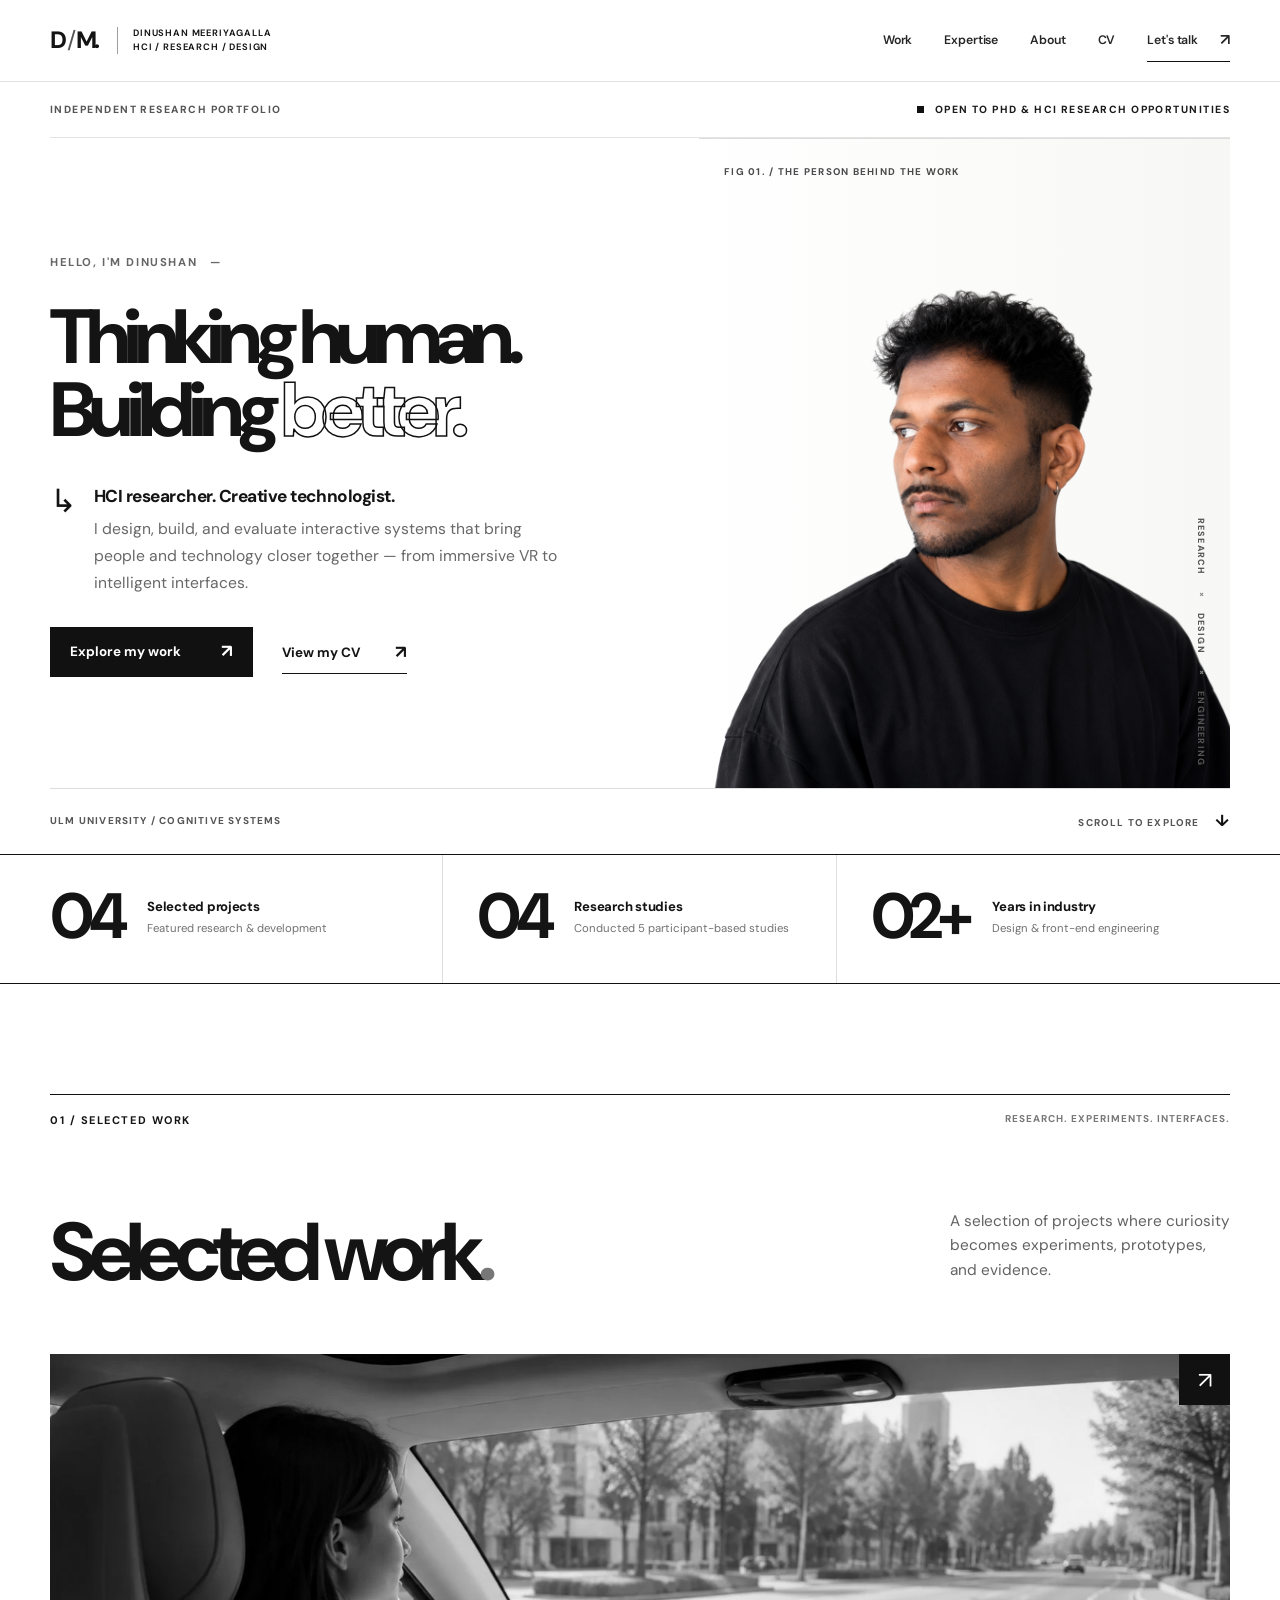
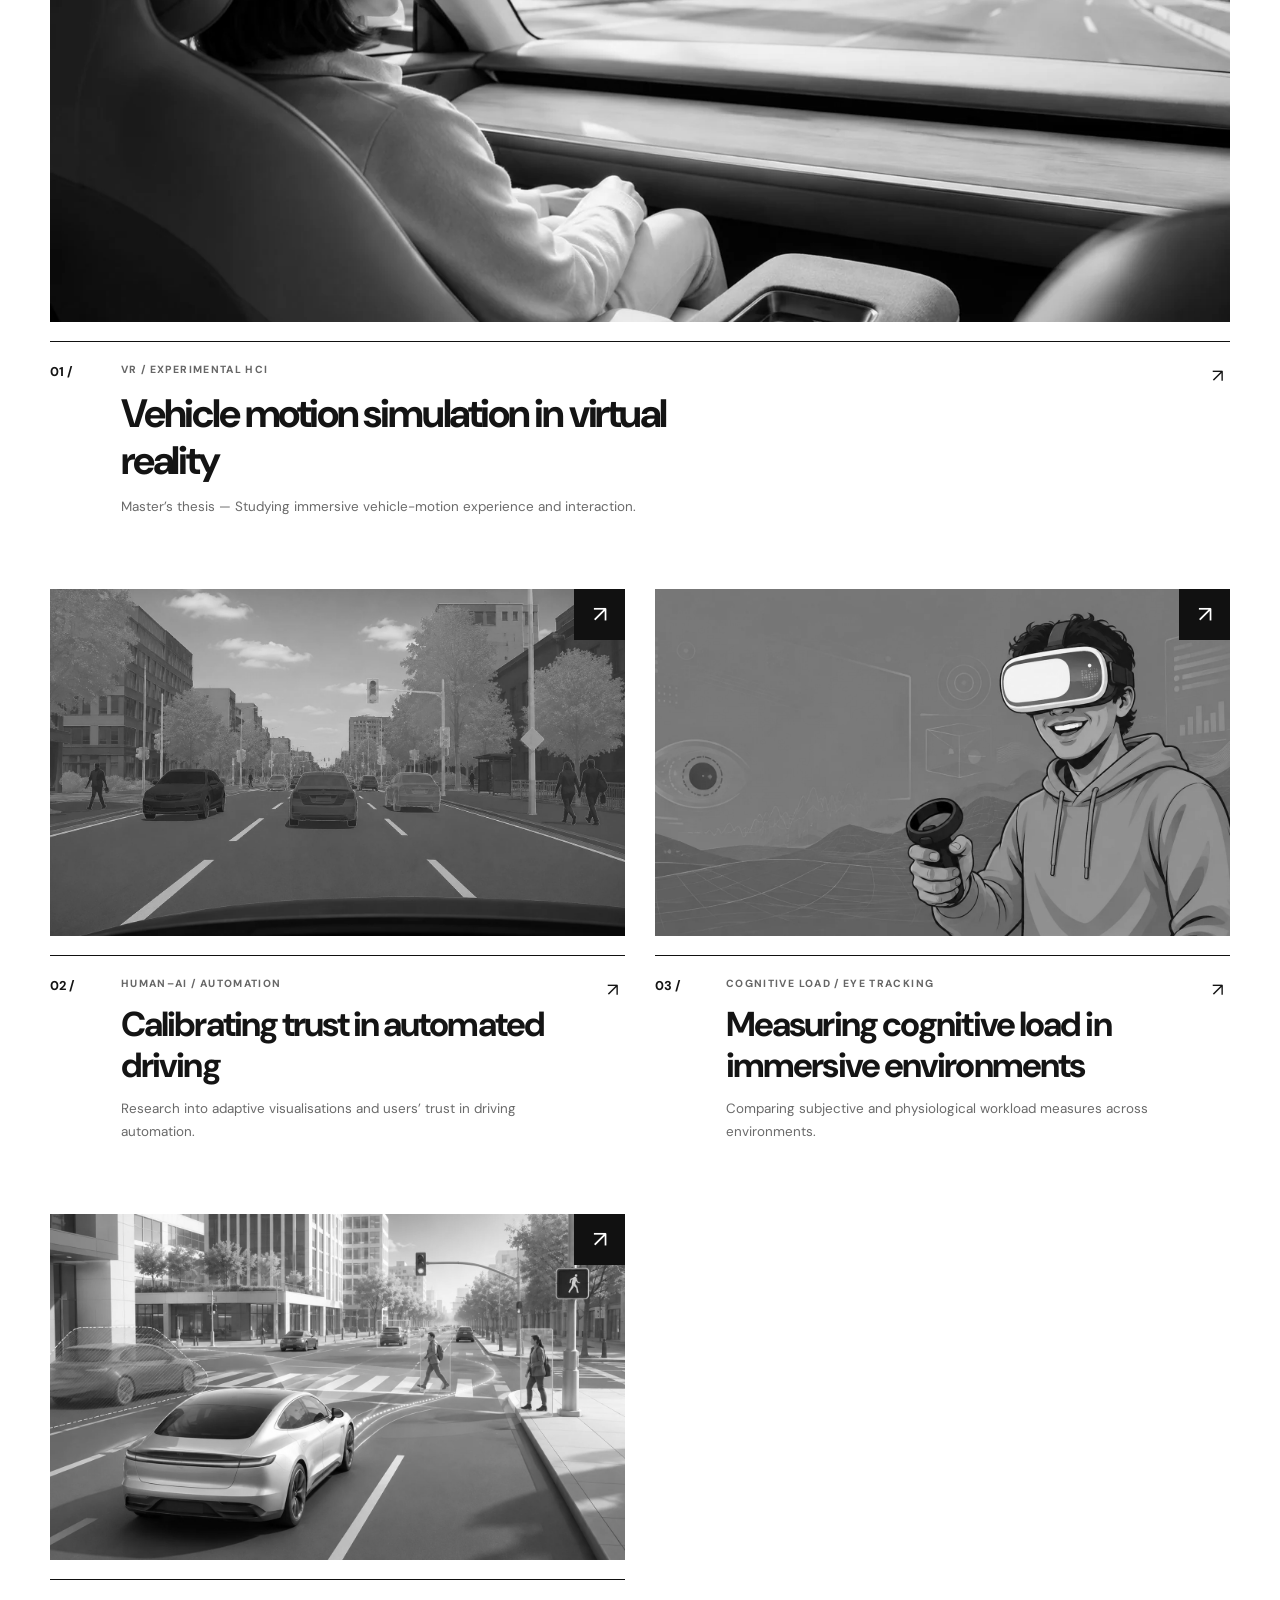
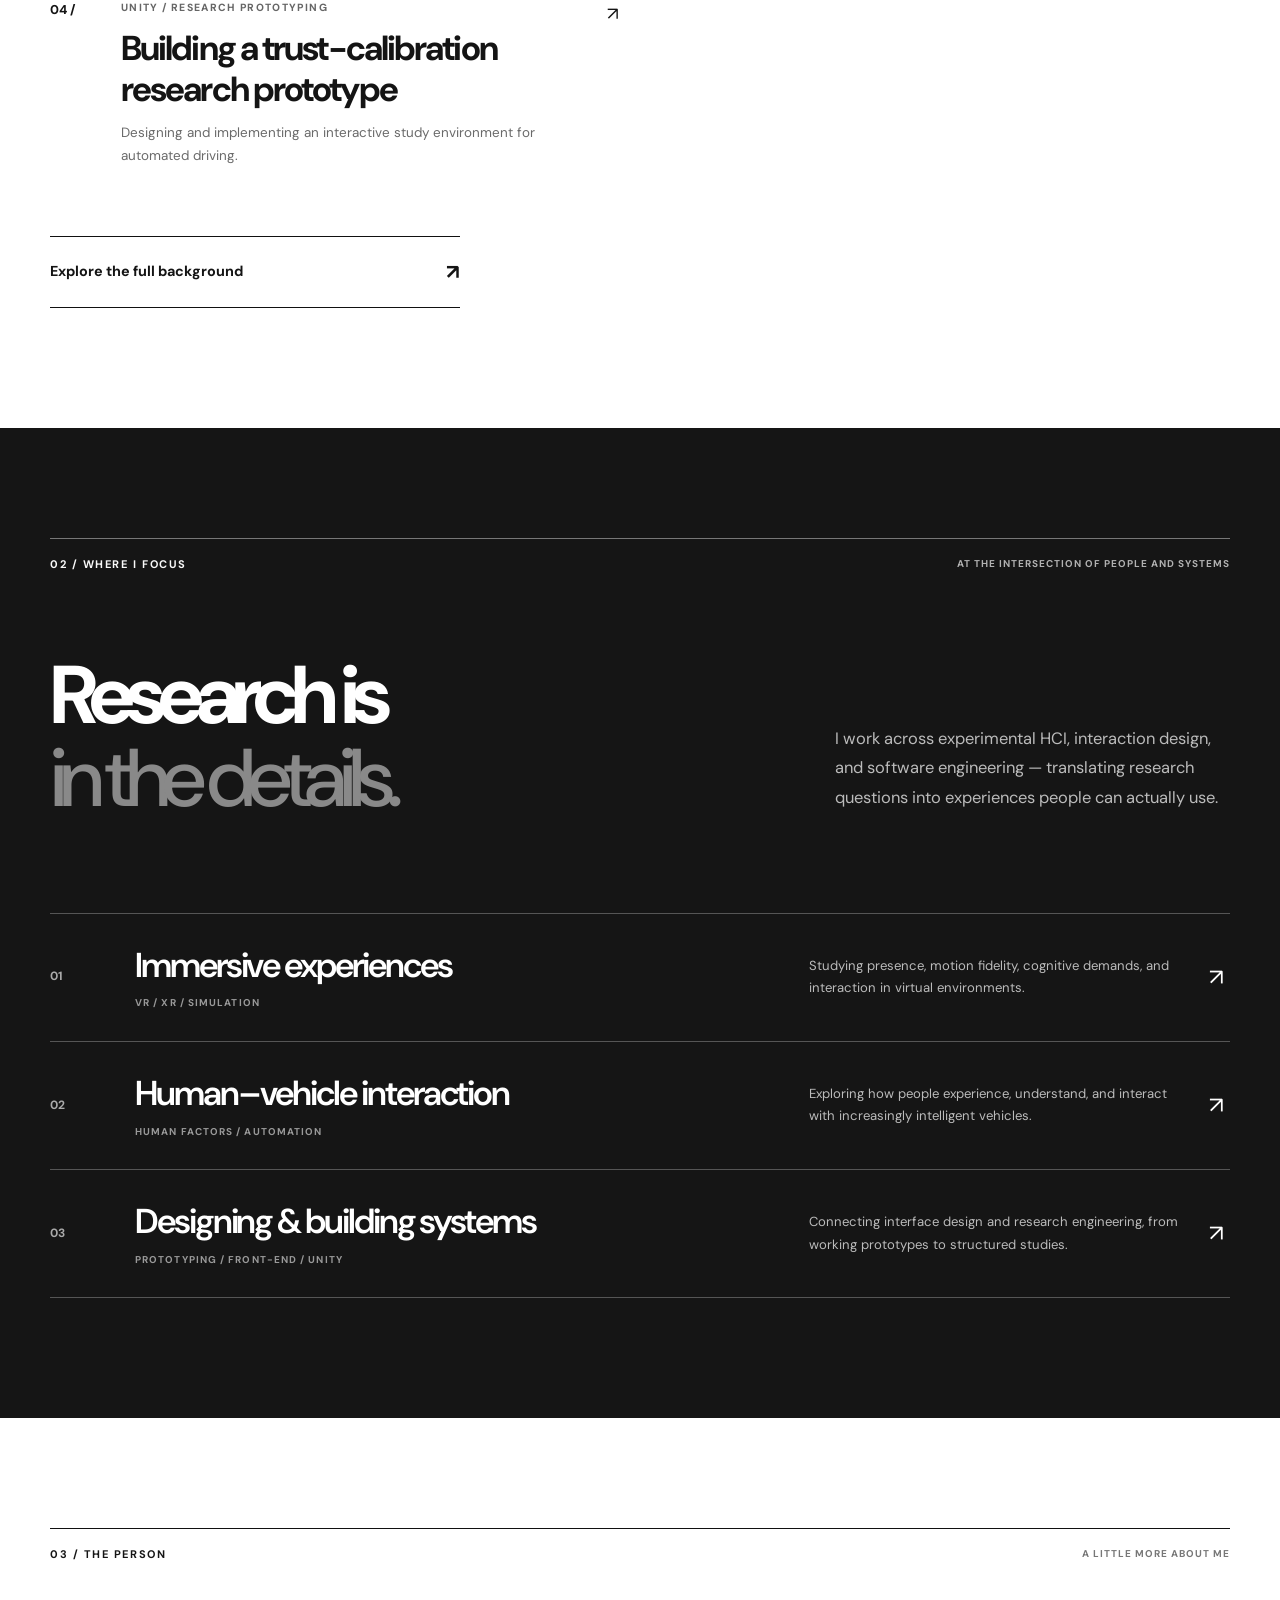
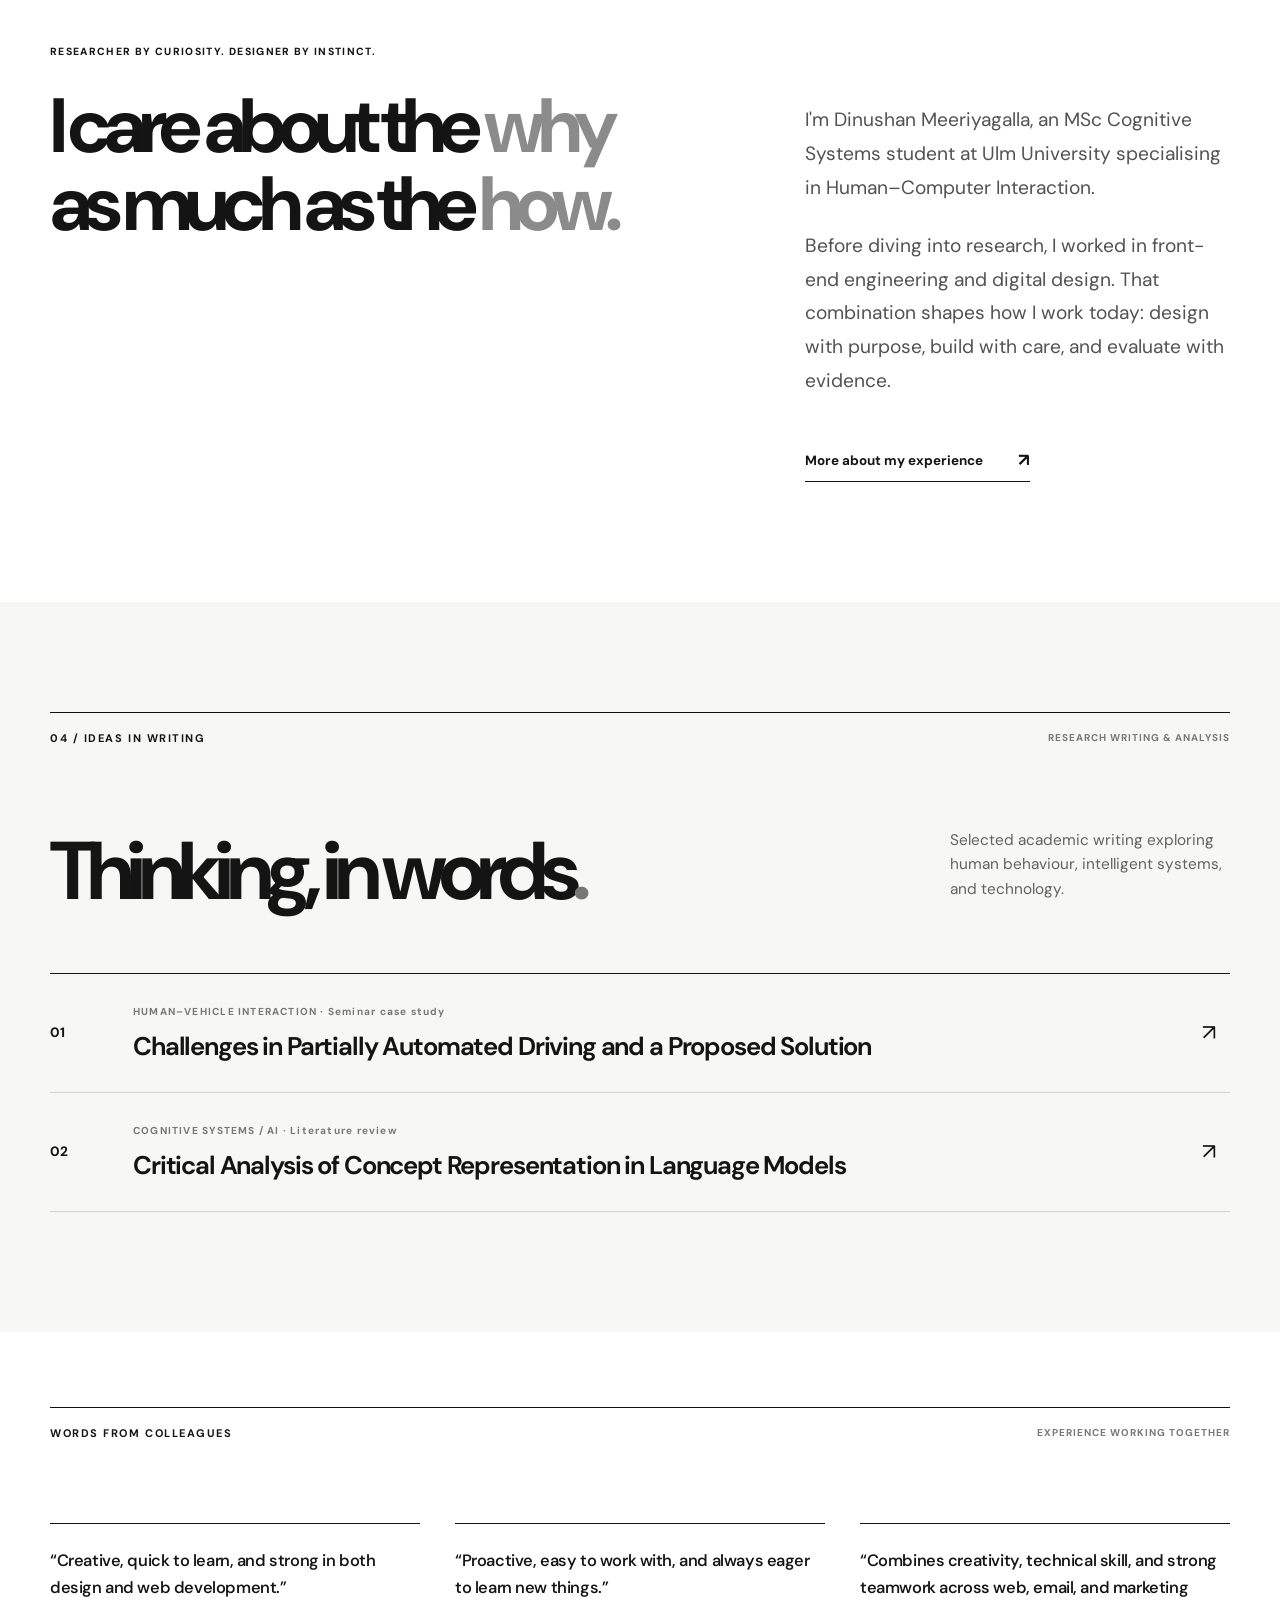
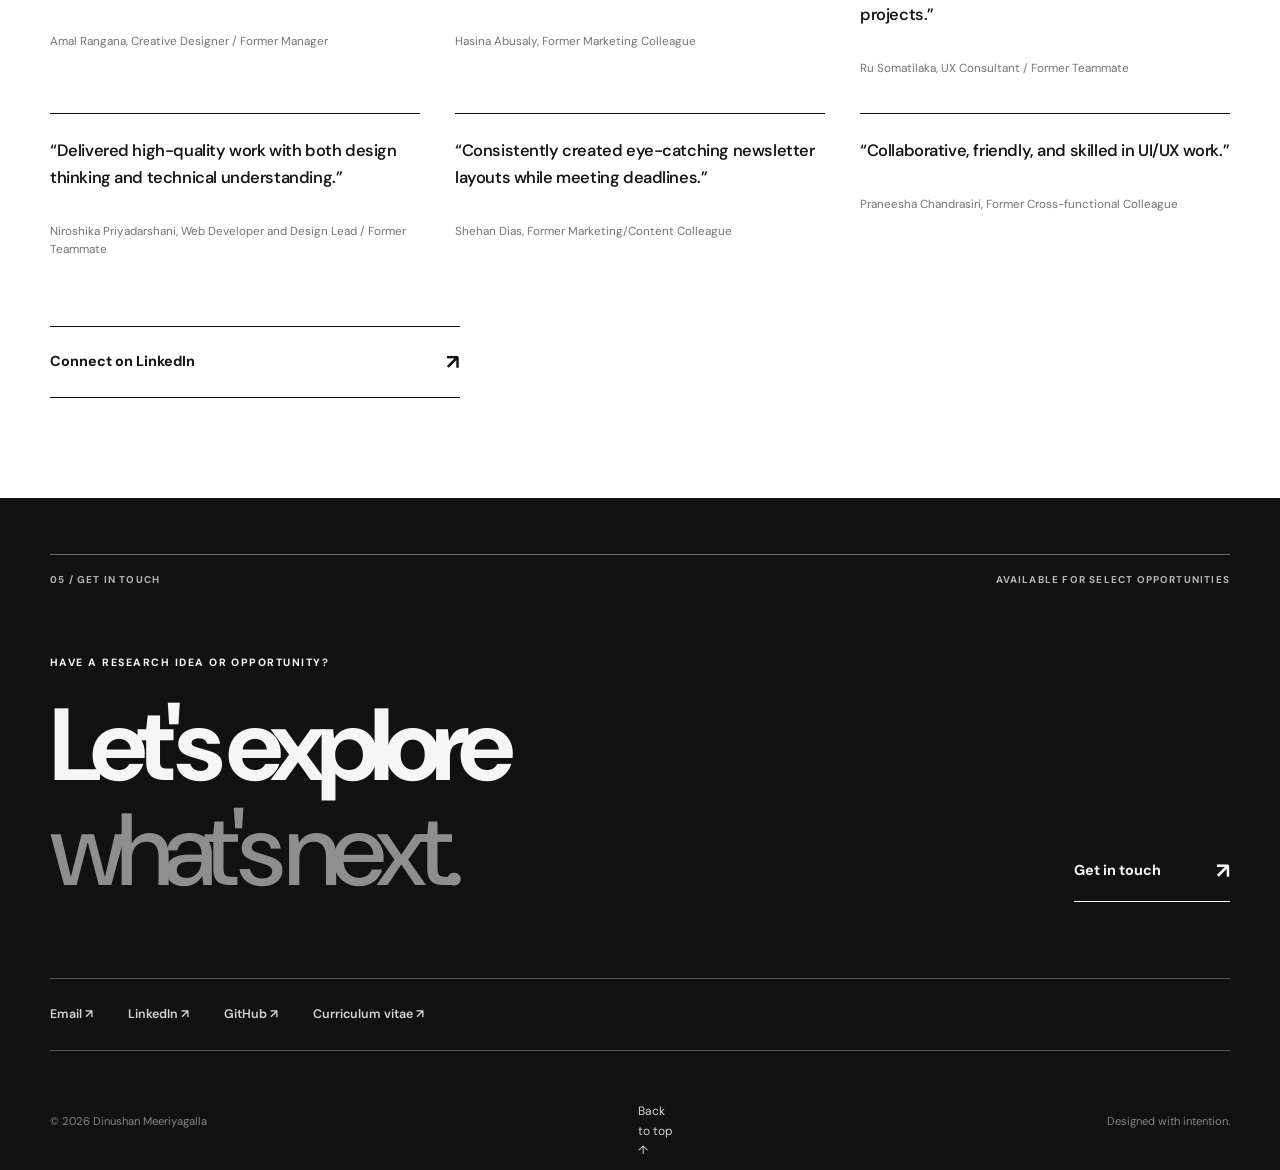
<file: index.html>
<!DOCTYPE html>

<html lang="en"><head>
<meta charset="utf-8"/><meta content="width=device-width, initial-scale=1" name="viewport"/>
<title>Dinushan Meeriyagalla — HCI Researcher &amp; Creative Technologist</title>
<meta content="Dinushan Meeriyagalla — HCI researcher and creative technologist. Research in VR/XR, human–vehicle interaction, trust in automation and interaction design. Open to PhD, research and HCI opportunities." name="description"/>
<meta content="Dinushan Meeriyagalla — HCI Research &amp; Creative Technology" property="og:title"/><meta content="Research, design and engineering at the intersection of people and technology." property="og:description"/><meta content="website" property="og:type"/>
<link href="assets/favicon.svg" rel="icon" type="image/svg+xml"/><link href="https://fonts.googleapis.com" rel="preconnect"/><link crossorigin="" href="https://fonts.gstatic.com" rel="preconnect"/>
<link href="https://fonts.googleapis.com/css2?family=DM+Sans:wght@400;450;500;550;600;650;700;750;800&amp;family=Manrope:wght@400;500;600;700;800&amp;display=swap" rel="stylesheet"/>
<link href="style.css" rel="stylesheet"/><link href="redesign.css" rel="stylesheet"/>
</head><body class="homepage editorial-site">
<a class="skip-link" href="#main">Skip to content</a>
<header class="site-header" id="top"><div class="container header-inner">
<a aria-label="Dinushan Meeriyagalla homepage" class="logo" href="index.html#home">D<span class="wordmark-separator">/</span>M<span class="wordmark-dot">.</span><span class="logo-caption">DINUSHAN MEERIYAGALLA<br/>HCI / RESEARCH / DESIGN</span></a>
<button aria-controls="primary-navigation" aria-expanded="false" aria-label="Toggle navigation" class="nav-toggle"><span></span><span></span></button>
<nav aria-label="Main navigation" class="site-nav" id="primary-navigation"><a class="nav-link" href="index.html#projects">Work</a><a class="nav-link" href="index.html#research">Expertise</a><a class="nav-link" href="index.html#about">About</a><a class="nav-link" href="cv.html">CV</a><a class="nav-link nav-contact" href="index.html#contact">Let's talk <span aria-hidden="true">↗</span></a></nav>
</div></header>
<main id="main">
<section class="editorial-hero" id="home"><div class="container">
<div class="eyebrow-line"><span>INDEPENDENT RESEARCH PORTFOLIO</span><span class="eyebrow-status"><span aria-hidden="true" class="status-square"></span> OPEN TO PHD &amp; HCI RESEARCH OPPORTUNITIES</span></div>
<div class="editorial-hero-grid"><div class="editorial-hero-copy reveal">
<p class="hero-overline">HELLO, I'M DINUSHAN <span>—</span></p>
<h1>Thinking <span>human.</span><br/>Building<em> better.</em></h1>
<div class="hero-intro-row"><span class="hero-intro-marker">↳</span><div><p class="hero-intro-lead">HCI researcher. Creative technologist.</p><p>I design, build, and evaluate interactive systems that bring people and technology closer together — from immersive VR to intelligent interfaces.</p></div></div>
<div class="editorial-hero-actions"><a class="button-arrow button-solid" href="#projects">Explore my work <span aria-hidden="true">↗</span></a><a class="text-arrow" href="cv.html">View my CV <span aria-hidden="true">↗</span></a></div>
</div><div class="editorial-hero-visual reveal"><div class="portrait-notation">FIG 01. / THE PERSON BEHIND THE WORK</div><img alt="Portrait of Dinushan Meeriyagalla" decoding="async" fetchpriority="high" height="1254" src="assets/dinushan_side_looking_portrait_transparent.png" width="1254"/><div class="portrait-bottom-text">RESEARCH <span>×</span> DESIGN <span>×</span> ENGINEERING</div></div></div>
<div class="hero-lower-line"><span>ULM UNIVERSITY / COGNITIVE SYSTEMS</span><span>SCROLL TO EXPLORE <span aria-hidden="true">↓</span></span></div>
</div></section>
<section aria-label="Portfolio at a glance" class="editorial-metrics"><div class="container metrics-grid">
<div class="metric reveal"><strong class="metric-value" data-count="4" data-pad="2">04</strong><span><b>Selected projects</b><small>Featured research &amp; development</small></span></div>
<div class="metric reveal"><strong class="metric-value" data-count="4" data-pad="2">04</strong><span><b>Research studies</b><small>Conducted 5 participant-based studies</small></span></div>
<div class="metric reveal"><strong class="metric-value" data-count="2" data-pad="2" data-suffix="+">02+</strong><span><b>Years in industry</b><small>Design &amp; front-end engineering</small></span></div>
</div></section>
<section class="editorial-section selected-work" id="projects"><div class="container">
<div class="editorial-section-top"><span class="section-index">01 / SELECTED WORK</span><span>RESEARCH. EXPERIMENTS. INTERFACES.</span></div>
<div class="editorial-section-heading reveal"><h2>Selected work<span class="headline-period">.</span></h2><p>A selection of projects where curiosity becomes experiments, prototypes, and evidence.</p></div>
<div class="editorial-projects"><a aria-label="Read case study: Vehicle motion simulation in virtual reality" class="editorial-project editorial-project--lead reveal" href="project-vehicle-motion-simulation.html">
<div class="editorial-project-image"><img alt="Illustration of Vehicle motion simulation in virtual reality" decoding="async" loading="lazy" src="assets/optimized/cover-image-low-cost-driving_sim_comparison.webp"/><span aria-hidden="true" class="editorial-project-cta">↗</span></div>
<div class="editorial-project-info"><span class="editorial-project-number">01 /</span><div class="editorial-project-copy"><p class="editorial-project-type">VR / EXPERIMENTAL HCI</p><h3>Vehicle motion simulation in virtual reality</h3><p class="editorial-project-summary">Master’s thesis — Studying immersive vehicle-motion experience and interaction.</p></div><span aria-hidden="true" class="editorial-project-chevron">↗</span></div>
</a><a aria-label="Read case study: Calibrating trust in automated driving" class="editorial-project reveal" href="project-trust-calibration.html">
<div class="editorial-project-image"><img alt="Illustration of Calibrating trust in automated driving" decoding="async" loading="lazy" src="assets/optimized/cover-image-trust-calibration.webp"/><span aria-hidden="true" class="editorial-project-cta">↗</span></div>
<div class="editorial-project-info"><span class="editorial-project-number">02 /</span><div class="editorial-project-copy"><p class="editorial-project-type">HUMAN–AI / AUTOMATION</p><h3>Calibrating trust in automated driving</h3><p class="editorial-project-summary">Research into adaptive visualisations and users’ trust in driving automation.</p></div><span aria-hidden="true" class="editorial-project-chevron">↗</span></div>
</a><a aria-label="Read case study: Measuring cognitive load in immersive environments" class="editorial-project reveal" href="project-cognitive-load-immersive.html">
<div class="editorial-project-image"><img alt="Illustration of Measuring cognitive load in immersive environments" decoding="async" loading="lazy" src="assets/optimized/cover-image-immersive-env-experiement.webp"/><span aria-hidden="true" class="editorial-project-cta">↗</span></div>
<div class="editorial-project-info"><span class="editorial-project-number">03 /</span><div class="editorial-project-copy"><p class="editorial-project-type">COGNITIVE LOAD / EYE TRACKING</p><h3>Measuring cognitive load in immersive environments</h3><p class="editorial-project-summary">Comparing subjective and physiological workload measures across environments.</p></div><span aria-hidden="true" class="editorial-project-chevron">↗</span></div>
</a><a aria-label="Read case study: Building a trust-calibration research prototype" class="editorial-project reveal" href="project-unity-trust-calibration-prototype.html">
<div class="editorial-project-image"><img alt="Illustration of Building a trust-calibration research prototype" decoding="async" loading="lazy" src="assets/optimized/User_Interface_Optimization_on_Trust_Calibration_in_Highly_Automated_Driving_cover_image.webp"/><span aria-hidden="true" class="editorial-project-cta">↗</span></div>
<div class="editorial-project-info"><span class="editorial-project-number">04 /</span><div class="editorial-project-copy"><p class="editorial-project-type">UNITY / RESEARCH PROTOTYPING</p><h3>Building a trust-calibration research prototype</h3><p class="editorial-project-summary">Designing and implementing an interactive study environment for automated driving.</p></div><span aria-hidden="true" class="editorial-project-chevron">↗</span></div>
</a></div>
<a class="section-outro" href="cv.html">Explore the full background <span aria-hidden="true">↗</span></a>
</div></section>
<section class="editorial-section expertise-section" id="research"><div class="container">
<div class="editorial-section-top"><span class="section-index">02 / WHERE I FOCUS</span><span>AT THE INTERSECTION OF PEOPLE AND SYSTEMS</span></div>
<div class="expertise-intro reveal"><h2>Research is<br/><em>in the details.</em></h2><p>I work across experimental HCI, interaction design, and software engineering — translating research questions into experiences people can actually use.</p></div>
<div class="expertise-rows">
<div class="expertise-row reveal"><span>01</span><h3>Immersive experiences <small>VR / XR / SIMULATION</small></h3><p>Studying presence, motion fidelity, cognitive demands, and interaction in virtual environments.</p><span class="expertise-symbol">↗</span></div>
<div class="expertise-row reveal"><span>02</span><h3>Human–vehicle interaction <small>HUMAN FACTORS / AUTOMATION</small></h3><p>Exploring how people experience, understand, and interact with increasingly intelligent vehicles.</p><span class="expertise-symbol">↗</span></div>
<div class="expertise-row reveal"><span>03</span><h3>Designing &amp; building systems <small>PROTOTYPING / FRONT-END / UNITY</small></h3><p>Connecting interface design and research engineering, from working prototypes to structured studies.</p><span class="expertise-symbol">↗</span></div>
</div>
</div></section>
<section class="editorial-section about-section" id="about"><div class="container"><div class="editorial-section-top"><span class="section-index">03 / THE PERSON</span><span>A LITTLE MORE ABOUT ME</span></div>
<div class="about-layout"><div class="about-statement reveal"><p class="about-kicker">RESEARCHER BY CURIOSITY. DESIGNER BY INSTINCT.</p><h2>I care about the <em>why</em> as much as the <em>how.</em></h2></div><div class="about-prose reveal"><p>I'm Dinushan Meeriyagalla, an MSc Cognitive Systems student at Ulm University specialising in Human–Computer Interaction.</p><p>Before diving into research, I worked in front-end engineering and digital design. That combination shapes how I work today: design with purpose, build with care, and evaluate with evidence.</p><a class="text-arrow" href="cv.html">More about my experience <span aria-hidden="true">↗</span></a></div></div>
</div></section>
<section class="editorial-section writing-section" id="writing-samples"><div class="container"><div class="editorial-section-top"><span class="section-index">04 / IDEAS IN WRITING</span><span>RESEARCH WRITING &amp; ANALYSIS</span></div>
<div class="editorial-section-heading reveal"><h2>Thinking, in words<span class="headline-period">.</span></h2><p>Selected academic writing exploring human behaviour, intelligent systems, and technology.</p></div>
<div class="writing-list"><a class="writing-row reveal" href="writing-partially-automated-driving-case-study.html"><span class="writing-num">01</span><span class="writing-title"><span class="writing-label">HUMAN–VEHICLE INTERACTION · Seminar case study</span><strong>Challenges in Partially Automated Driving and a Proposed Solution</strong></span><span aria-hidden="true" class="writing-arrow">↗</span></a><a class="writing-row reveal" href="writing-concept-representation-language-models.html"><span class="writing-num">02</span><span class="writing-title"><span class="writing-label">COGNITIVE SYSTEMS / AI · Literature review</span><strong>Critical Analysis of Concept Representation in Language Models</strong></span><span aria-hidden="true" class="writing-arrow">↗</span></a></div></div></section>
<section class="editorial-section quote-section"><div class="container"><div class="editorial-section-top"><span class="section-index">WORDS FROM COLLEAGUES</span><span>EXPERIENCE WORKING TOGETHER</span></div>
<div class="quotes-grid"><figure class="endorsement reveal"><blockquote>“Creative, quick to learn, and strong in both design and web development.”</blockquote><figcaption>Amal Rangana, Creative Designer / Former Manager</figcaption></figure><figure class="endorsement reveal"><blockquote>“Proactive, easy to work with, and always eager to learn new things.”</blockquote><figcaption>Hasina Abusaly, Former Marketing Colleague</figcaption></figure><figure class="endorsement reveal"><blockquote>“Combines creativity, technical skill, and strong teamwork across web, email, and marketing projects.”</blockquote><figcaption>Ru Somatilaka, UX Consultant / Former Teammate</figcaption></figure><figure class="endorsement reveal"><blockquote>“Delivered high-quality work with both design thinking and technical understanding.”</blockquote><figcaption>Niroshika Priyadarshani, Web Developer and Design Lead / Former Teammate</figcaption></figure><figure class="endorsement reveal"><blockquote>“Consistently created eye-catching newsletter layouts while meeting deadlines.”</blockquote><figcaption>Shehan Dias, Former Marketing/Content Colleague</figcaption></figure><figure class="endorsement reveal"><blockquote>“Collaborative, friendly, and skilled in UI/UX work.”</blockquote><figcaption>Praneesha Chandrasiri, Former Cross-functional Colleague</figcaption></figure></div><a class="section-outro" href="https://linkedin.com/in/dinushanm" rel="noopener noreferrer" target="_blank">Connect on LinkedIn <span aria-hidden="true">↗</span></a></div></section>
</main><footer class="site-footer" id="contact"><div class="container footer-editorial">
<div class="footer-topline"><span>05 / GET IN TOUCH</span><span>AVAILABLE FOR SELECT OPPORTUNITIES</span></div>
<div class="footer-main"><div><p class="footer-kicker">HAVE A RESEARCH IDEA OR OPPORTUNITY?</p><h2>Let's explore<br/><em>what's next.</em></h2></div><a class="footer-email" href="mailto:dinushanmeeriyagalla20@gmail.com">Get in touch <span aria-hidden="true">↗</span></a></div>
<div class="footer-links"><a href="mailto:dinushanmeeriyagalla20@gmail.com">Email ↗</a><a href="https://linkedin.com/in/dinushanm" rel="noopener noreferrer" target="_blank">LinkedIn ↗</a><a href="https://github.com/dinushan20" rel="noopener noreferrer" target="_blank">GitHub ↗</a><a href="cv.html">Curriculum vitae ↗</a></div>
<div class="footer-bottom"><span>© <span id="year">2026</span> Dinushan Meeriyagalla</span><a class="back-to-top" href="#top">Back to top ↑</a><span>Designed with intention.</span></div>
</div></footer><script defer="" src="script.js"></script></body></html>
</file>
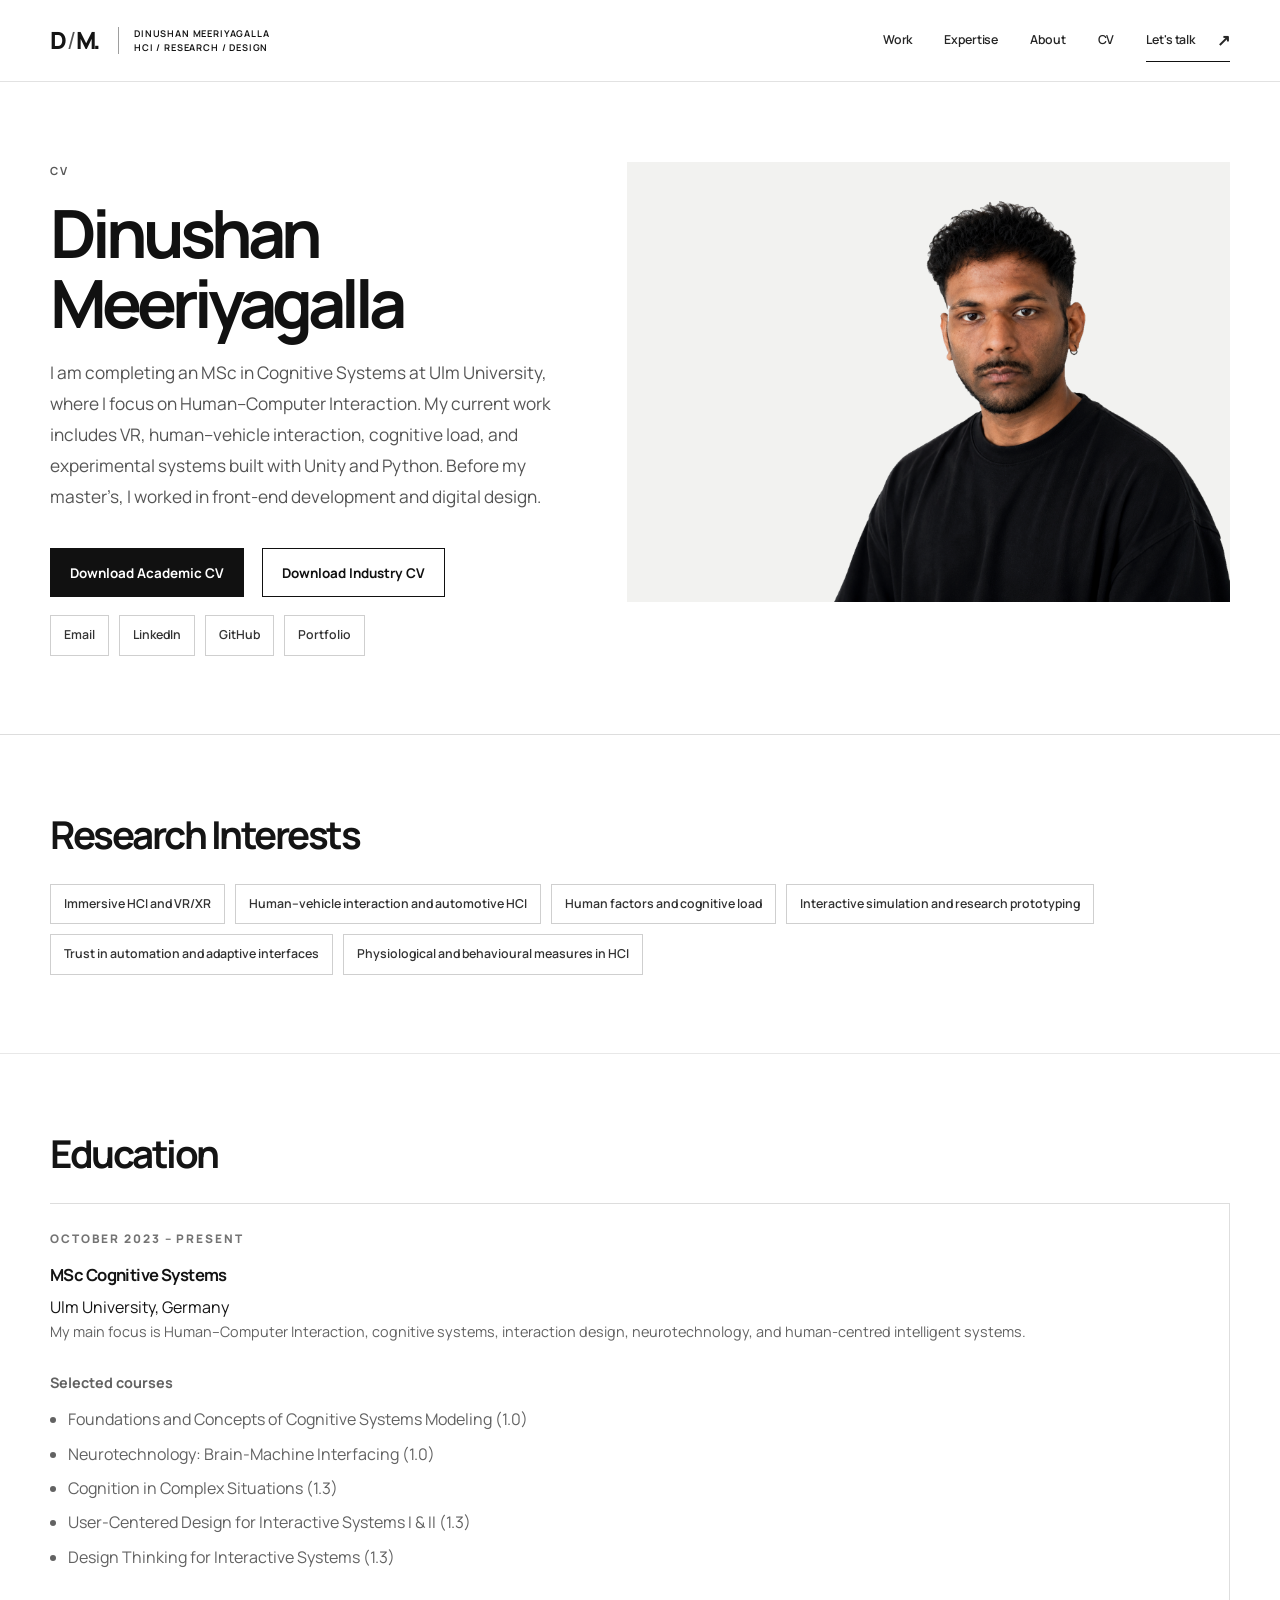
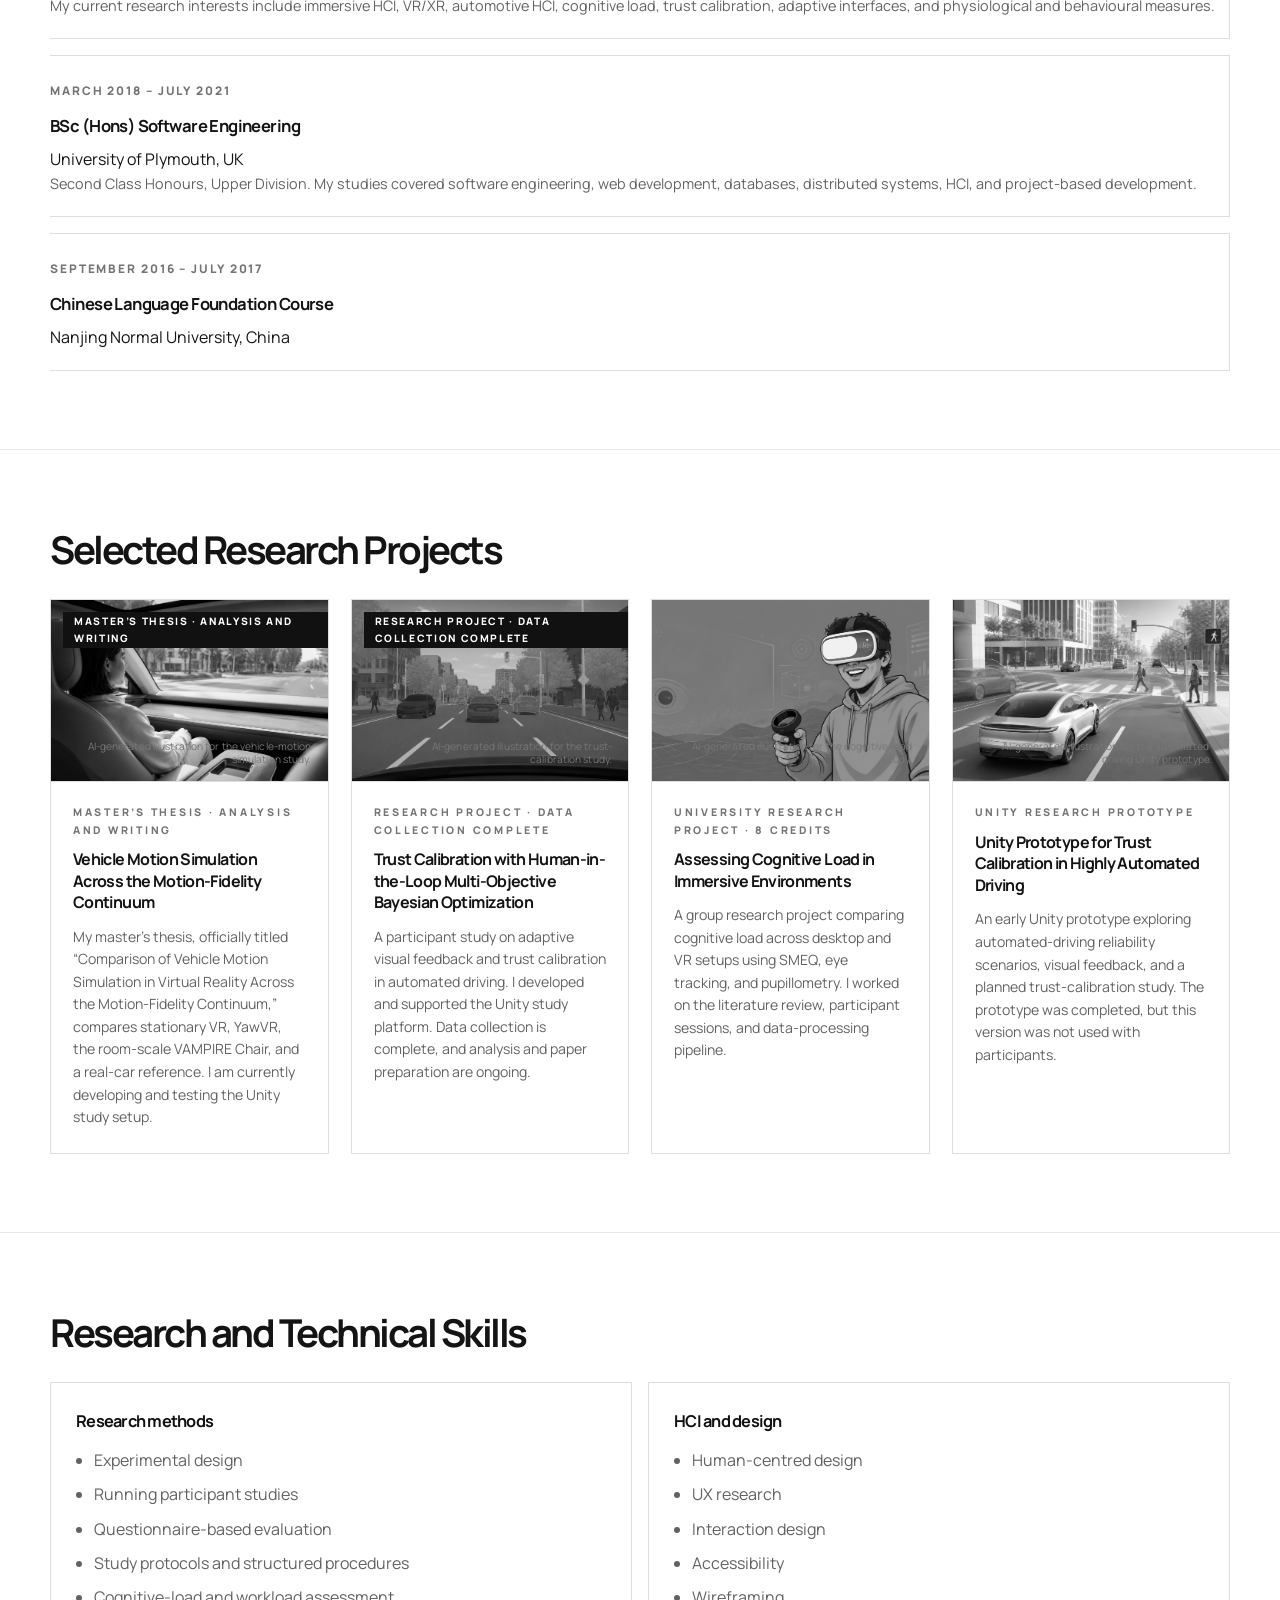
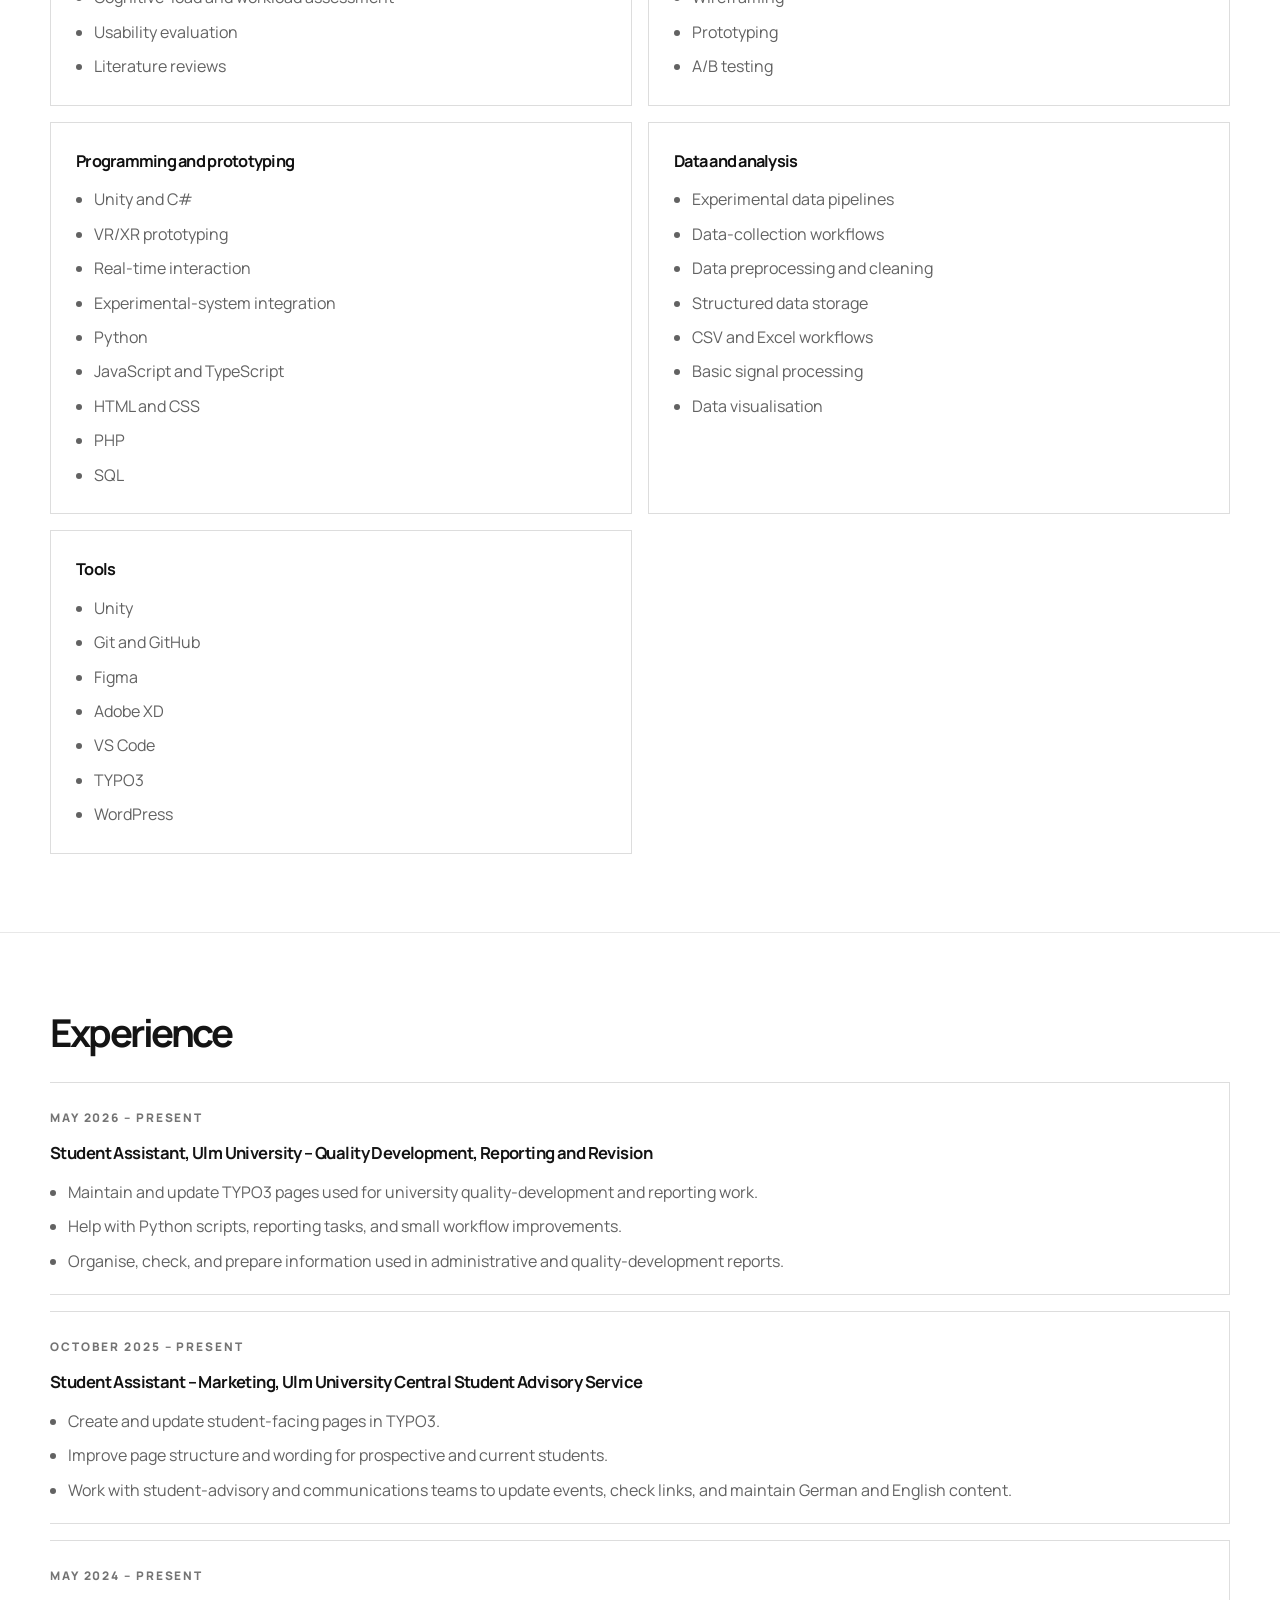
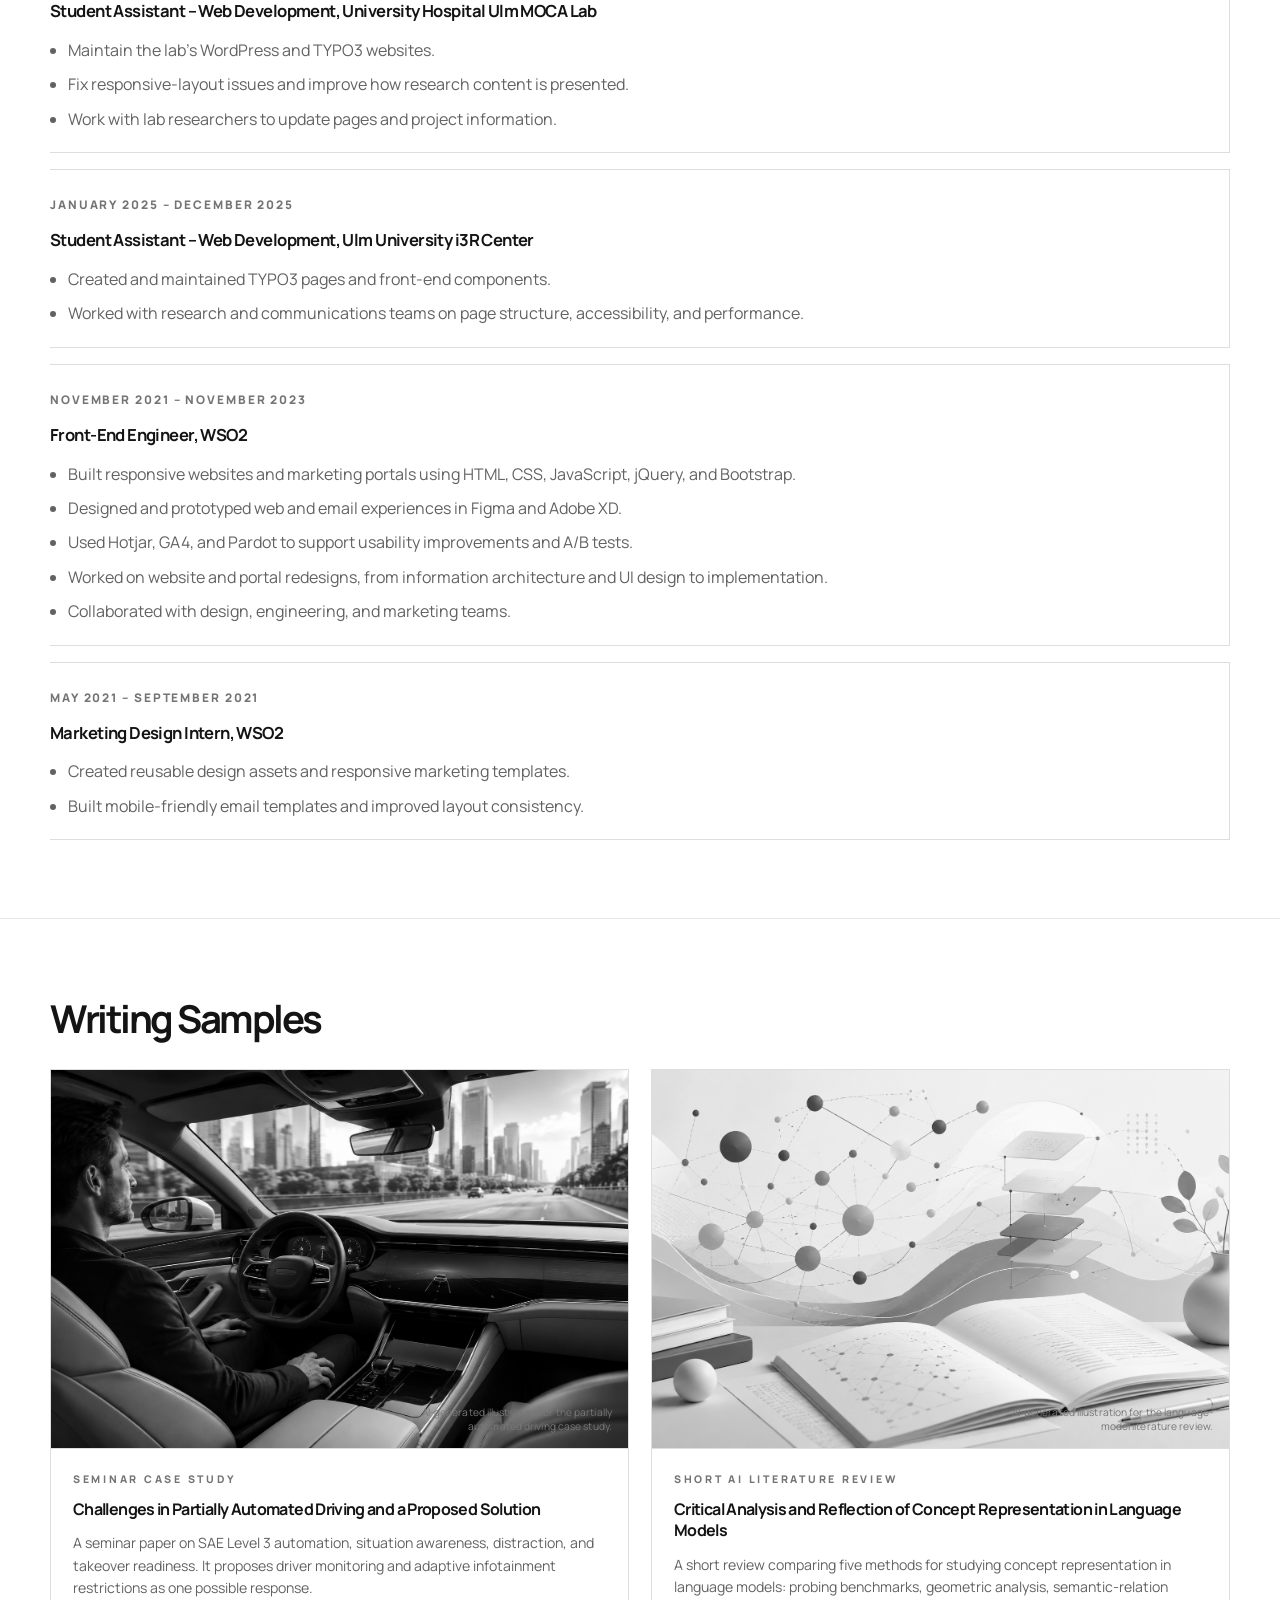
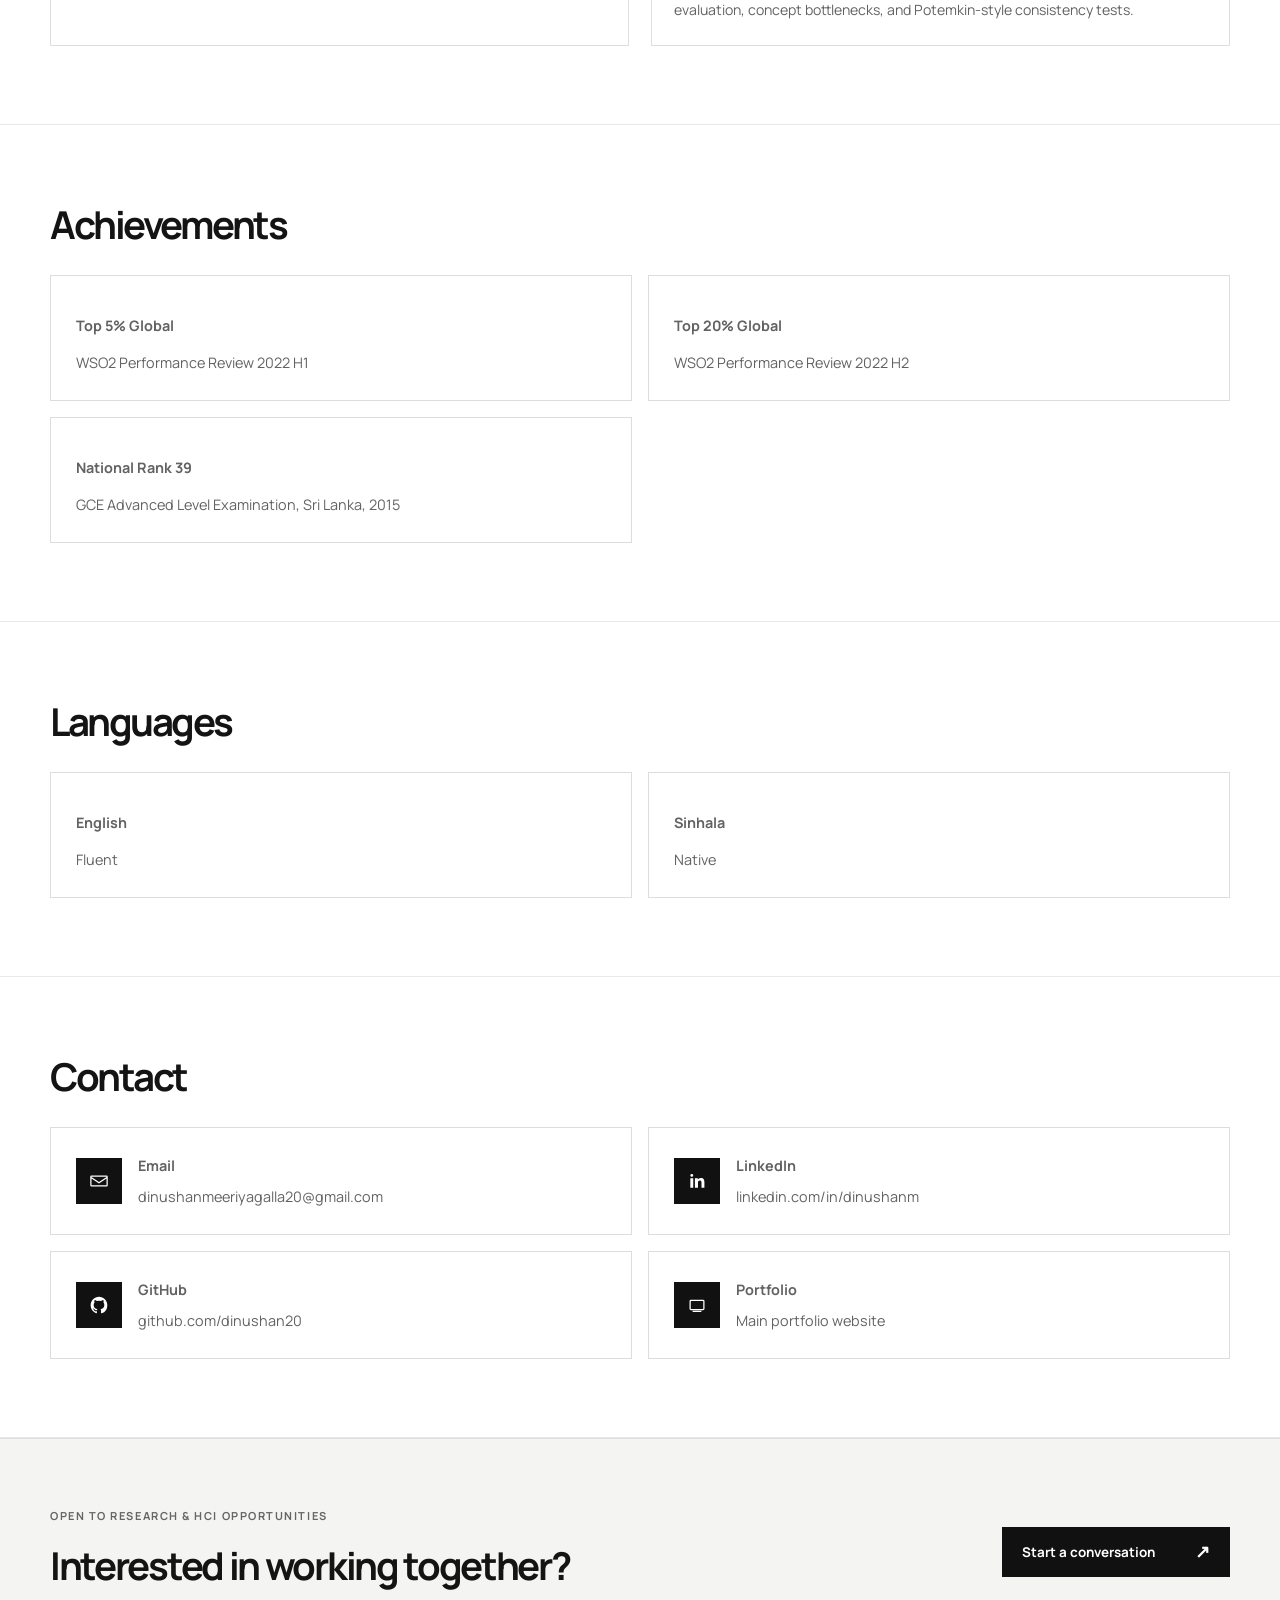
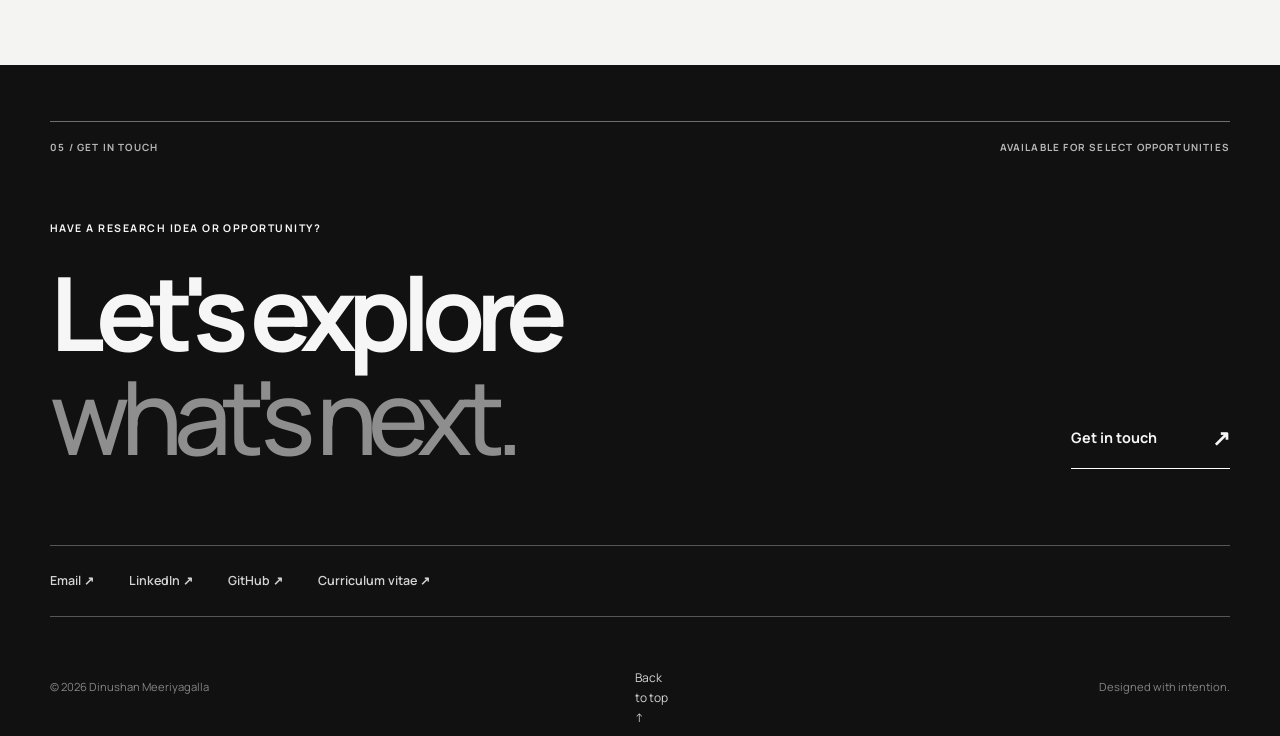
<file: cv.html>
<!DOCTYPE html>

<html lang="en">
<head>
<meta charset="utf-8"/>
<meta content="width=device-width, initial-scale=1.0" name="viewport"/>
<title>Dinushan Meeriyagalla | Academic and Industry CV</title>
<meta content="CV of Dinushan Meeriyagalla, an MSc Cognitive Systems student with experience in HCI research, Unity, VR, front-end development, and digital design." name="description"/>
<meta content="Dinushan Meeriyagalla | Academic and Industry CV" property="og:title"/>
<meta content="CV of Dinushan Meeriyagalla, an MSc Cognitive Systems student with experience in HCI research, Unity, VR, front-end development, and digital design." property="og:description"/>
<meta content="profile" property="og:type"/>
<link href="https://fonts.googleapis.com" rel="preconnect"/>
<link crossorigin="" href="https://fonts.gstatic.com" rel="preconnect"/>
<link href="https://fonts.googleapis.com/css2?family=Manrope:wght@400;500;600;700;800&amp;display=swap" rel="stylesheet"/>
<link href="assets/favicon.svg" rel="icon" type="image/svg+xml"/>
<link href="style.css" rel="stylesheet"/>
<link href="redesign.css" rel="stylesheet"/></head>
<body class="project-detail-page cv-page editorial-site interior-page">
<a class="skip-link" href="#main">Skip to content</a>
<header class="site-header" id="top"><div class="container header-inner">
<a aria-label="Dinushan Meeriyagalla homepage" class="logo" href="index.html#home">D<span class="wordmark-separator">/</span>M<span class="wordmark-dot">.</span><span class="logo-caption">DINUSHAN MEERIYAGALLA<br/>HCI / RESEARCH / DESIGN</span></a>
<button aria-controls="primary-navigation" aria-expanded="false" aria-label="Toggle navigation" class="nav-toggle"><span></span><span></span></button>
<nav aria-label="Main navigation" class="site-nav" id="primary-navigation"><a class="nav-link" href="index.html#projects">Work</a><a class="nav-link" href="index.html#research">Expertise</a><a class="nav-link" href="index.html#about">About</a><a class="nav-link" href="cv.html">CV</a><a class="nav-link nav-contact" href="index.html#contact">Let's talk <span aria-hidden="true">↗</span></a></nav>
</div></header>
<main class="project-detail-main" id="main">
<section class="project-hero-section">
<div class="container project-hero-grid">
<div class="project-heading reveal">
<p class="eyebrow">CV</p>
<h1>Dinushan Meeriyagalla</h1>
<p class="project-summary">
            I am completing an MSc in Cognitive Systems at Ulm University, where I focus on Human–Computer Interaction. My current work includes VR, human–vehicle interaction, cognitive load, and experimental systems built with Unity and Python. Before my master’s, I worked in front-end development and digital design.
          </p>
<div class="hero-actions">
<a class="btn btn-primary" download="" href="assets/Academic_CV_Dinushantha_Meeriyagalla.pdf">
              Download Academic CV
            </a>
<a class="btn btn-secondary" download="" href="assets/Industry_CV_Dinushantha_Meeriyagalla.pdf">
              Download Industry CV
            </a>
</div>
<div aria-label="Quick links" class="project-tag-list reveal">
<a class="project-tag" href="mailto:dinushanmeeriyagalla20@gmail.com">Email</a>
<a class="project-tag" href="https://linkedin.com/in/dinushanm" rel="noopener noreferrer" target="_blank">
              LinkedIn
            </a>
<a class="project-tag" href="https://github.com/dinushan20" rel="noopener noreferrer" target="_blank">
              GitHub
            </a>
<a class="project-tag" href="index.html">Portfolio</a>
</div>
</div>
<div aria-label="Portrait of Dinushan Meeriyagalla" class="project-hero-visual cv-hero-portrait-shell reveal">
<img alt="Front-looking portrait of Dinushan Meeriyagalla" class="cv-hero-portrait" src="assets/dinushan_front_looking_portrait_transparent.png"/>
</div>
</div>
</section>
<section class="section project-tags-section">
<div class="container">
<div class="section-heading section-heading-compact reveal">
<h2>Research Interests</h2>
</div>
<div aria-label="Research interests" class="project-tag-list reveal">
<span class="project-tag">Immersive HCI and VR/XR</span>
<span class="project-tag">Human–vehicle interaction and automotive HCI</span>
<span class="project-tag">Human factors and cognitive load</span>
<span class="project-tag">Interactive simulation and research prototyping</span>
<span class="project-tag">Trust in automation and adaptive interfaces</span>
<span class="project-tag">Physiological and behavioural measures in HCI</span>
</div>
</div>
</section>
<section class="section">
<div class="container">
<div class="section-heading section-heading-compact reveal">
<h2>Education</h2>
</div>
<div class="cv-timeline">
<article class="cv-timeline-item reveal">
<time>October 2023 – Present</time>
<h3>MSc Cognitive Systems</h3>
<p>Ulm University, Germany</p>
<p class="cv-timeline-note">

              My main focus is Human–Computer Interaction, cognitive systems, interaction design, neurotechnology, and human-centred intelligent systems.
            
            </p><br/>
<p class="cv-timeline-note"><strong>Selected courses</strong></p>
<ul class="cv-compact-list">
<li>Foundations and Concepts of Cognitive Systems Modeling (1.0)</li>
<li>Neurotechnology: Brain-Machine Interfacing (1.0)</li>
<li>Cognition in Complex Situations (1.3)</li>
<li>User-Centered Design for Interactive Systems I &amp; II (1.3)</li>
<li>Design Thinking for Interactive Systems (1.3)</li>
</ul>
<p class="cv-timeline-note">
<br/>
              My current research interests include immersive HCI, VR/XR, automotive HCI, cognitive load, trust calibration, adaptive interfaces, and physiological and behavioural measures.
            </p>
</article>
<article class="cv-timeline-item reveal">
<time>March 2018 – July 2021</time>
<h3>BSc (Hons) Software Engineering</h3>
<p>University of Plymouth, UK</p>
<p class="cv-timeline-note">
              Second Class Honours, Upper Division. My studies covered software engineering, web development, databases, distributed systems, HCI, and project-based development.
            </p>
</article>
<article class="cv-timeline-item reveal">
<time>September 2016 – July 2017</time>
<h3>Chinese Language Foundation Course</h3>
<p>Nanjing Normal University, China</p>
</article>
</div>
</div>
</section>
<section class="section">
<div class="container">
<div class="section-heading section-heading-compact reveal">
<h2>Selected Research Projects</h2>
</div>
<div class="project-grid">
<a aria-label="Open Comparison of Vehicle Motion Simulation in Virtual Reality Across the Motion-Fidelity Continuum thesis page" class="project-card project-card-link reveal" href="project-vehicle-motion-simulation.html">
<div class="project-image ai-image-shell">
<span class="project-status-chip">Master’s thesis · Analysis and writing</span>
<img alt="AI-generated illustration for the vehicle-motion simulation study." src="assets/cover-image-low-cost-driving_sim_comparison.png"/>
<span class="ai-image-note">AI-generated illustration for the vehicle-motion simulation study.</span>
</div>
<div class="project-body">
<p class="project-type">Master’s thesis · Analysis and writing</p>
<h3>Vehicle Motion Simulation Across the Motion-Fidelity Continuum</h3>
<p>
                My master’s thesis, officially titled “Comparison of Vehicle Motion Simulation in Virtual Reality Across the Motion-Fidelity Continuum,” compares stationary VR, YawVR, the room-scale VAMPIRE Chair, and a real-car reference. I am currently developing and testing the Unity study setup.
              </p>
</div>
</a>
<a aria-label="Open Trust Calibration HITL-MOBO project page" class="project-card project-card-link reveal" href="project-trust-calibration.html">
<div class="project-image ai-image-shell">
<span class="project-status-chip">Research project · Data collection complete</span>
<img alt="AI-generated illustration for the trust-calibration study." src="assets/cover-image-trust-calibration.png"/>
<span class="ai-image-note">AI-generated illustration for the trust-calibration study.</span>
</div>
<div class="project-body">
<p class="project-type">Research project · Data collection complete</p>
<h3>Trust Calibration with Human-in-the-Loop Multi-Objective Bayesian Optimization</h3>
<p>
                A participant study on adaptive visual feedback and trust calibration in automated driving. I developed and supported the Unity study platform. Data collection is complete, and analysis and paper preparation are ongoing.
              </p>
</div>
</a>
<a aria-label="Open Assessing Cognitive Load in Immersive Environments project page" class="project-card project-card-link reveal" href="project-cognitive-load-immersive.html">
<div class="project-image ai-image-shell">
<img alt="AI-generated illustration for the cognitive-load study." src="assets/Assessing_Cognitive_Load_in_Immersive_Environments/cover-image-immersive-env-experiement.png"/>
<span class="ai-image-note">AI-generated illustration for the cognitive-load study.</span>
</div>
<div class="project-body">
<p class="project-type">University research project · 8 credits</p>
<h3>Assessing Cognitive Load in Immersive Environments</h3>
<p>
                A group research project comparing cognitive load across desktop and VR setups using SMEQ, eye tracking, and pupillometry. I worked on the literature review, participant sessions, and data-processing pipeline.
              </p>
</div>
</a>
<a aria-label="Open Unity Prototype for Trust Calibration in Highly Automated Driving project page" class="project-card project-card-link reveal" href="project-unity-trust-calibration-prototype.html">
<div class="project-image ai-image-shell">
<img alt="AI-generated illustration for the automated-driving Unity prototype." src="assets/unity-trust-calibration-prototype/User_Interface_Optimization_on_Trust_Calibration_in_Highly_Automated_Driving_cover_image.png"/>
<span class="ai-image-note">AI-generated illustration for the automated-driving Unity prototype.</span>
</div>
<div class="project-body">
<p class="project-type">Unity research prototype</p>
<h3>Unity Prototype for Trust Calibration in Highly Automated Driving</h3>
<p>
                An early Unity prototype exploring automated-driving reliability scenarios, visual feedback, and a planned trust-calibration study. The prototype was completed, but this version was not used with participants.
              </p>
</div>
</a>
</div>
</div>
</section>
<section class="section">
<div class="container">
<div class="section-heading section-heading-compact reveal">
<h2>Research and Technical Skills</h2>
</div>
<div class="design-space-grid">
<article class="design-space-card reveal">
<h3>Research methods</h3>
<ul class="compact-list">
<li>Experimental design</li>
<li>Running participant studies</li>
<li>Questionnaire-based evaluation</li>
<li>Study protocols and structured procedures</li>
<li>Cognitive-load and workload assessment</li>
<li>Usability evaluation</li>
<li>Literature reviews</li>
</ul>
</article>
<article class="design-space-card reveal">
<h3>HCI and design</h3>
<ul class="compact-list">
<li>Human-centred design</li>
<li>UX research</li>
<li>Interaction design</li>
<li>Accessibility</li>
<li>Wireframing</li>
<li>Prototyping</li>
<li>A/B testing</li>
</ul>
</article>
<article class="design-space-card reveal">
<h3>Programming and prototyping</h3>
<ul class="compact-list">
<li>Unity and C#</li>
<li>VR/XR prototyping</li>
<li>Real-time interaction</li>
<li>Experimental-system integration</li>
<li>Python</li>
<li>JavaScript and TypeScript</li>
<li>HTML and CSS</li>
<li>PHP</li>
<li>SQL</li>
</ul>
</article>
<article class="design-space-card reveal">
<h3>Data and analysis</h3>
<ul class="compact-list">
<li>Experimental data pipelines</li>
<li>Data-collection workflows</li>
<li>Data preprocessing and cleaning</li>
<li>Structured data storage</li>
<li>CSV and Excel workflows</li>
<li>Basic signal processing</li>
<li>Data visualisation</li>
</ul>
</article>
<article class="design-space-card reveal">
<h3>Tools</h3>
<ul class="compact-list">
<li>Unity</li>
<li>Git and GitHub</li>
<li>Figma</li>
<li>Adobe XD</li>
<li>VS Code</li>
<li>TYPO3</li>
<li>WordPress</li>
</ul>
</article>
</div>
</div>
</section>
<section class="section">
<div class="container">
<div class="section-heading section-heading-compact reveal">
<h2>Experience</h2>
</div>
<div class="cv-timeline">
<article class="cv-timeline-item reveal">
<time>May 2026 – Present</time>
<h3>Student Assistant, Ulm University – Quality Development, Reporting and Revision</h3>
<ul class="cv-compact-list">
<li>Maintain and update TYPO3 pages used for university quality-development and reporting work.</li>
<li>Help with Python scripts, reporting tasks, and small workflow improvements.</li>
<li>Organise, check, and prepare information used in administrative and quality-development reports.</li>
</ul>
</article>
<article class="cv-timeline-item reveal">
<time>October 2025 – Present</time>
<h3>Student Assistant – Marketing, Ulm University Central Student Advisory Service</h3>
<ul class="cv-compact-list">
<li>Create and update student-facing pages in TYPO3.</li>
<li>Improve page structure and wording for prospective and current students.</li>
<li>Work with student-advisory and communications teams to update events, check links, and maintain German and English content.</li>
</ul>
</article>
<article class="cv-timeline-item reveal">
<time>May 2024 – Present</time>
<h3>Student Assistant – Web Development, University Hospital Ulm MOCA Lab</h3>
<ul class="cv-compact-list">
<li>Maintain the lab’s WordPress and TYPO3 websites.</li>
<li>Fix responsive-layout issues and improve how research content is presented.</li>
<li>Work with lab researchers to update pages and project information.</li>
</ul>
</article>
<article class="cv-timeline-item reveal">
<time>January 2025 – December 2025</time>
<h3>Student Assistant – Web Development, Ulm University i3R Center</h3>
<ul class="cv-compact-list">
<li>Created and maintained TYPO3 pages and front-end components.</li>
<li>Worked with research and communications teams on page structure, accessibility, and performance.</li>
</ul>
</article>
<article class="cv-timeline-item reveal">
<time>November 2021 – November 2023</time>
<h3>Front-End Engineer, WSO2</h3>
<ul class="cv-compact-list">
<li>Built responsive websites and marketing portals using HTML, CSS, JavaScript, jQuery, and Bootstrap.</li>
<li>Designed and prototyped web and email experiences in Figma and Adobe XD.</li>
<li>Used Hotjar, GA4, and Pardot to support usability improvements and A/B tests.</li>
<li>Worked on website and portal redesigns, from information architecture and UI design to implementation.</li>
<li>Collaborated with design, engineering, and marketing teams.</li>
</ul>
</article>
<article class="cv-timeline-item reveal">
<time>May 2021 – September 2021</time>
<h3>Marketing Design Intern, WSO2</h3>
<ul class="cv-compact-list">
<li>Created reusable design assets and responsive marketing templates.</li>
<li>Built mobile-friendly email templates and improved layout consistency.</li>
</ul>
</article>
</div>
</div>
</section>
<section class="section">
<div class="container">
<div class="section-heading section-heading-compact reveal">
<h2>Writing Samples</h2>
</div>
<div class="project-grid cv-writing-samples-grid">
<a aria-label="Open writing sample on partially automated driving" class="project-card project-card-link reveal" href="writing-partially-automated-driving-case-study.html">
<div class="project-image ai-image-shell">
<img alt="AI-generated illustration for the partially automated driving case study." src="assets/cover-image-Challenges_in_Partially_Automated.png"/>
<span class="ai-image-note">AI-generated illustration for the partially automated driving case study.</span>
</div>
<div class="project-body">
<p class="project-type">Seminar case study</p>
<h3>Challenges in Partially Automated Driving and a Proposed Solution</h3>
<p>
                A seminar paper on SAE Level 3 automation, situation awareness, distraction, and takeover readiness. It proposes driver monitoring and adaptive infotainment restrictions as one possible response.
              </p>
</div>
</a>
<a aria-label="Open writing sample on concept representation in language models" class="project-card project-card-link reveal" href="writing-concept-representation-language-models.html">
<div class="project-image ai-image-shell">
<img alt="AI-generated illustration for the language-model literature review." src="assets/cover-image-Critical_Analysis_and_Reflection_of_Concept_Representation.png"/>
<span class="ai-image-note">AI-generated illustration for the language-model literature review.</span>
</div>
<div class="project-body">
<p class="project-type">Short AI literature review</p>
<h3>Critical Analysis and Reflection of Concept Representation in Language Models</h3>
<p>
                A short review comparing five methods for studying concept representation in language models: probing benchmarks, geometric analysis, semantic-relation evaluation, concept bottlenecks, and Potemkin-style consistency tests.
              </p>
</div>
</a>
</div>
</div>
</section>
<section class="section status-section">
<div class="container">
<div class="section-heading section-heading-compact reveal">
<h2>Achievements</h2>
</div>
<div class="status-grid">
<article class="status-card reveal">
<p><strong>Top 5% Global</strong></p>
<p>WSO2 Performance Review 2022 H1</p>
</article>
<article class="status-card reveal">
<p><strong>Top 20% Global</strong></p>
<p>WSO2 Performance Review 2022 H2</p>
</article>
<article class="status-card reveal">
<p><strong>National Rank 39</strong></p>
<p>GCE Advanced Level Examination, Sri Lanka, 2015</p>
</article>
</div>
</div>
</section>
<section class="section status-section">
<div class="container">
<div class="section-heading section-heading-compact reveal">
<h2>Languages</h2>
</div>
<div class="status-grid">
<article class="status-card reveal">
<p><strong>English</strong></p>
<p>Fluent</p>
</article>
<article class="status-card reveal">
<p><strong>Sinhala</strong></p>
<p>Native</p>
</article>
</div>
</div>
</section>
<section class="section status-section">
<div class="container">
<div class="section-heading section-heading-compact reveal">
<h2>Contact</h2>
</div>
<div class="status-grid cv-contact-grid">
<a class="status-card cv-link-card cv-contact-card reveal" href="mailto:dinushanmeeriyagalla20@gmail.com">
<span aria-hidden="true" class="cv-contact-icon">
<svg viewbox="0 0 24 24">
<path d="M3 5.5h18A1.5 1.5 0 0 1 22.5 7v10A1.5 1.5 0 0 1 21 18.5H3A1.5 1.5 0 0 1 1.5 17V7A1.5 1.5 0 0 1 3 5.5Zm0 1.5v.23l9 6.06 9-6.06V7H3Zm18 10V9l-8.58 5.79a.75.75 0 0 1-.84 0L3 9v8h18Z"></path>
</svg>
</span>
<div class="cv-contact-copy">
<p><strong>Email</strong></p>
<p>dinushanmeeriyagalla20@gmail.com</p>
</div>
</a>
<a class="status-card cv-link-card cv-contact-card reveal" href="https://linkedin.com/in/dinushanm" rel="noopener noreferrer" target="_blank">
<span aria-hidden="true" class="cv-contact-icon">
<svg viewbox="0 0 24 24">
<path d="M5.75 3.5a1.75 1.75 0 1 0 0 3.5 1.75 1.75 0 0 0 0-3.5ZM4 8.75h3.5V20H4Zm5.5 0H13v1.53h.05c.49-.92 1.68-1.9 3.45-1.9 3.7 0 4.38 2.3 4.38 5.3V20h-3.5v-5.53c0-1.32-.03-3.01-1.94-3.01-1.94 0-2.24 1.43-2.24 2.91V20H9.5Z"></path>
</svg>
</span>
<div class="cv-contact-copy">
<p><strong>LinkedIn</strong></p>
<p>linkedin.com/in/dinushanm</p>
</div>
</a>
<a class="status-card cv-link-card cv-contact-card reveal" href="https://github.com/dinushan20" rel="noopener noreferrer" target="_blank">
<span aria-hidden="true" class="cv-contact-icon">
<svg viewbox="0 0 24 24">
<path d="M12 2C6.48 2 2 6.58 2 12.22c0 4.5 2.87 8.31 6.84 9.66.5.1.68-.22.68-.49 0-.24-.01-1.04-.01-1.89-2.78.62-3.37-1.2-3.37-1.2-.45-1.18-1.11-1.5-1.11-1.5-.91-.63.07-.62.07-.62 1 .08 1.53 1.06 1.53 1.06.9 1.58 2.35 1.12 2.92.85.09-.67.35-1.13.63-1.39-2.22-.26-4.56-1.14-4.56-5.08 0-1.12.39-2.03 1.03-2.75-.1-.27-.45-1.33.1-2.77 0 0 .84-.28 2.75 1.05A9.35 9.35 0 0 1 12 6.86a9.3 9.3 0 0 1 2.5.35c1.9-1.33 2.74-1.05 2.74-1.05.56 1.44.21 2.5.1 2.77.64.72 1.03 1.63 1.03 2.75 0 3.95-2.34 4.82-4.58 5.08.36.32.68.95.68 1.92 0 1.39-.01 2.5-.01 2.84 0 .27.18.6.69.49A10.23 10.23 0 0 0 22 12.22C22 6.58 17.52 2 12 2Z"></path>
</svg>
</span>
<div class="cv-contact-copy">
<p><strong>GitHub</strong></p>
<p>github.com/dinushan20</p>
</div>
</a>
<a class="status-card cv-link-card cv-contact-card reveal" href="index.html">
<span aria-hidden="true" class="cv-contact-icon">
<svg viewbox="0 0 24 24">
<path d="M4.75 5.75h14.5A1.75 1.75 0 0 1 21 7.5v9A1.75 1.75 0 0 1 19.25 18.25H4.75A1.75 1.75 0 0 1 3 16.5v-9a1.75 1.75 0 0 1 1.75-1.75Zm0 1.5a.25.25 0 0 0-.25.25v9c0 .14.11.25.25.25h14.5a.25.25 0 0 0 .25-.25v-9a.25.25 0 0 0-.25-.25Zm2 11.75h10.5v1.5H6.75Z"></path>
</svg>
</span>
<div class="cv-contact-copy">
<p><strong>Portfolio</strong></p>
<p>Main portfolio website</p>
</div>
</a>
</div>
</div>
</section>
<section class="interior-cta"><div class="container"><div><p class="tiny-label">OPEN TO RESEARCH &amp; HCI OPPORTUNITIES</p><h2>Interested in working together?</h2></div><a class="button-arrow button-solid" href="mailto:dinushanmeeriyagalla20@gmail.com">Start a conversation <span aria-hidden="true">↗</span></a></div></section></main>
<footer class="site-footer" id="contact"><div class="container footer-editorial">
<div class="footer-topline"><span>05 / GET IN TOUCH</span><span>AVAILABLE FOR SELECT OPPORTUNITIES</span></div>
<div class="footer-main"><div><p class="footer-kicker">HAVE A RESEARCH IDEA OR OPPORTUNITY?</p><h2>Let's explore<br/><em>what's next.</em></h2></div><a class="footer-email" href="mailto:dinushanmeeriyagalla20@gmail.com">Get in touch <span aria-hidden="true">↗</span></a></div>
<div class="footer-links"><a href="mailto:dinushanmeeriyagalla20@gmail.com">Email ↗</a><a href="https://linkedin.com/in/dinushanm" rel="noopener noreferrer" target="_blank">LinkedIn ↗</a><a href="https://github.com/dinushan20" rel="noopener noreferrer" target="_blank">GitHub ↗</a><a href="cv.html">Curriculum vitae ↗</a></div>
<div class="footer-bottom"><span>© <span id="year">2026</span> Dinushan Meeriyagalla</span><a class="back-to-top" href="#top">Back to top ↑</a><span>Designed with intention.</span></div>
</div></footer>
<script src="script.js"></script>
</body>
</html>
</file>
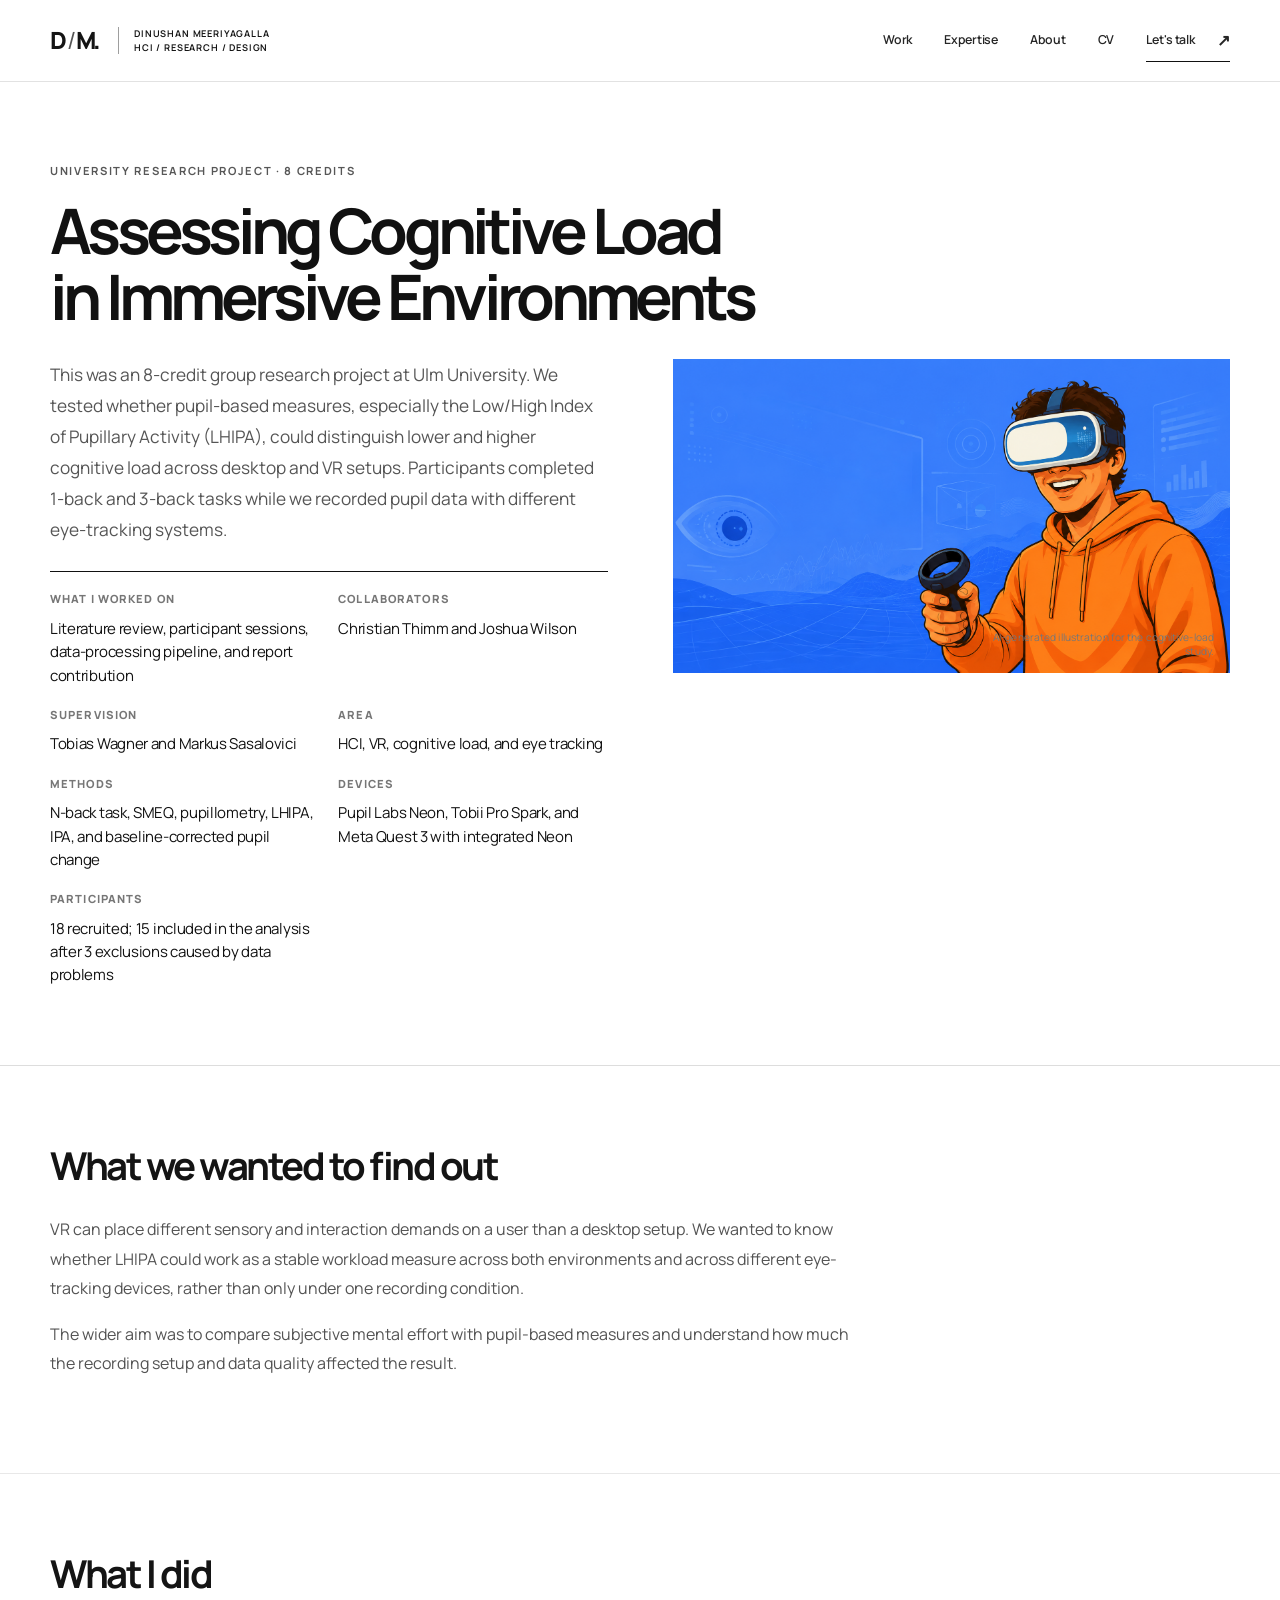
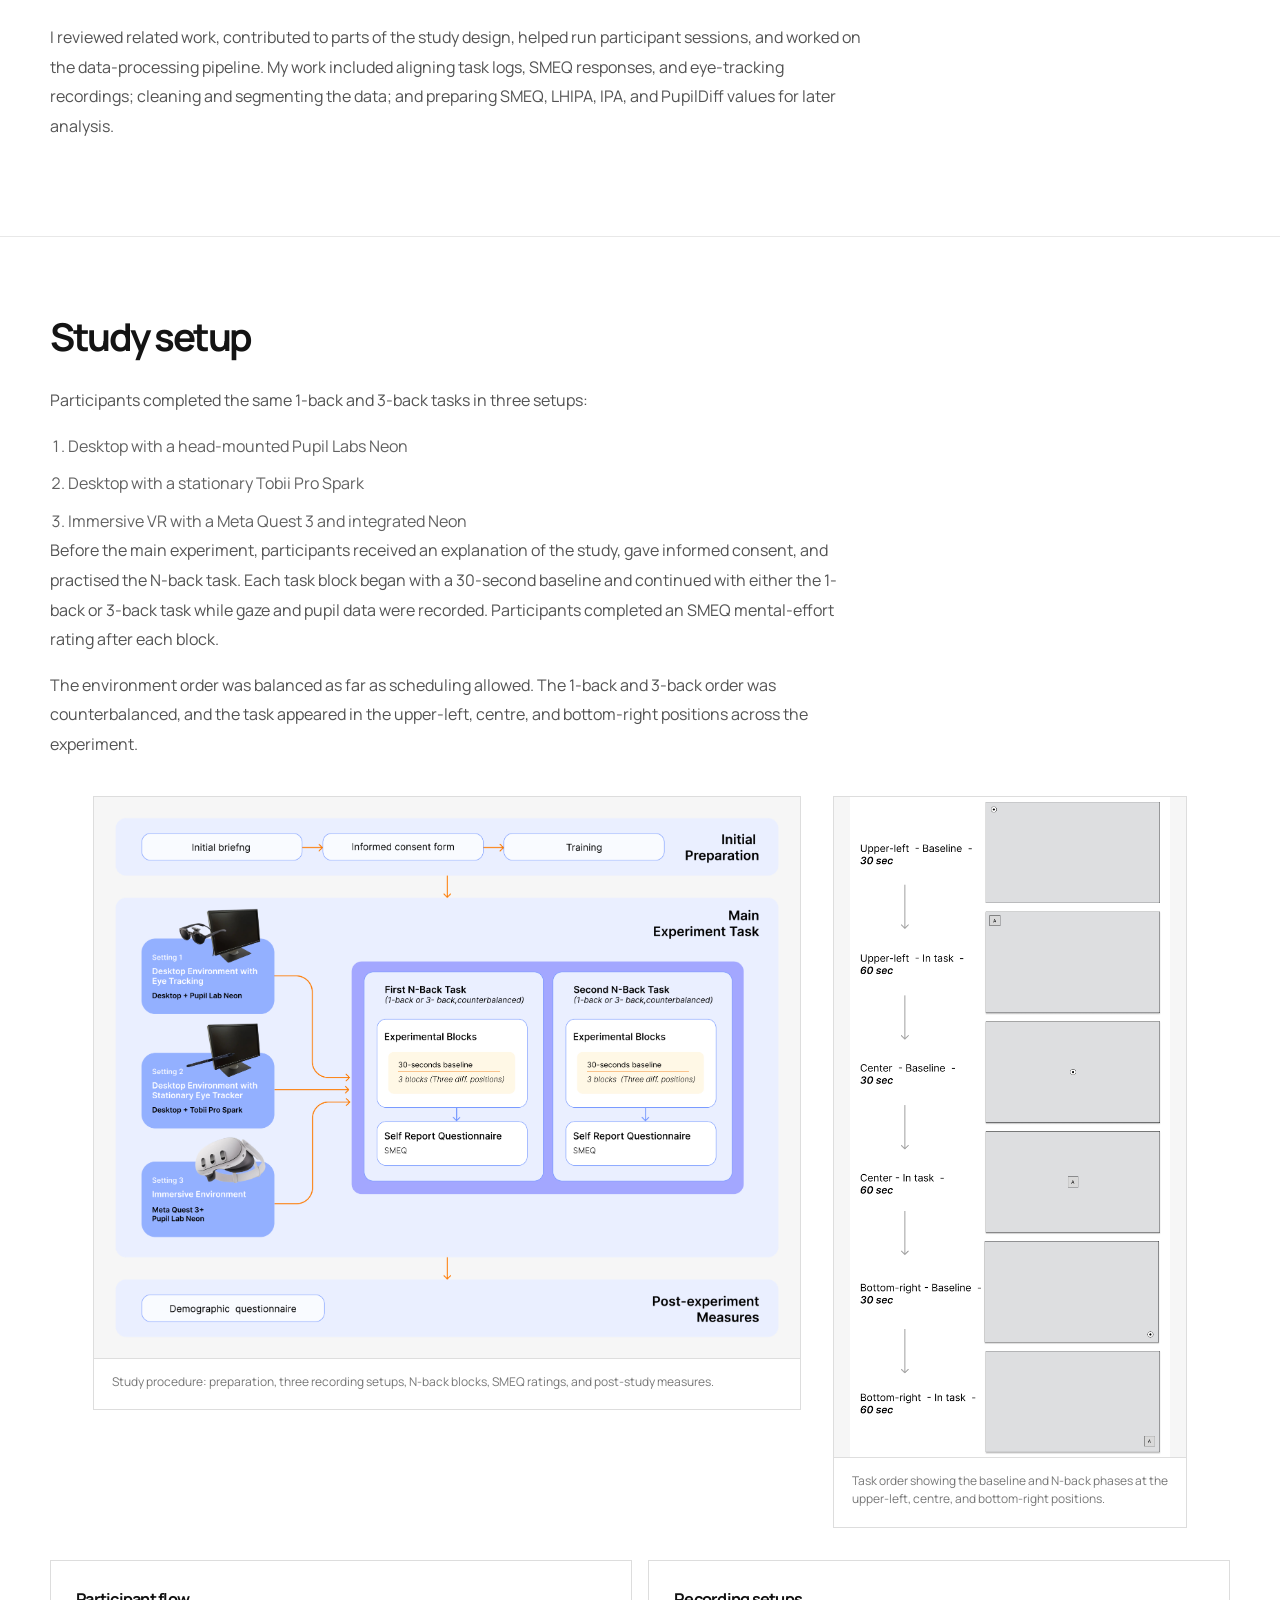
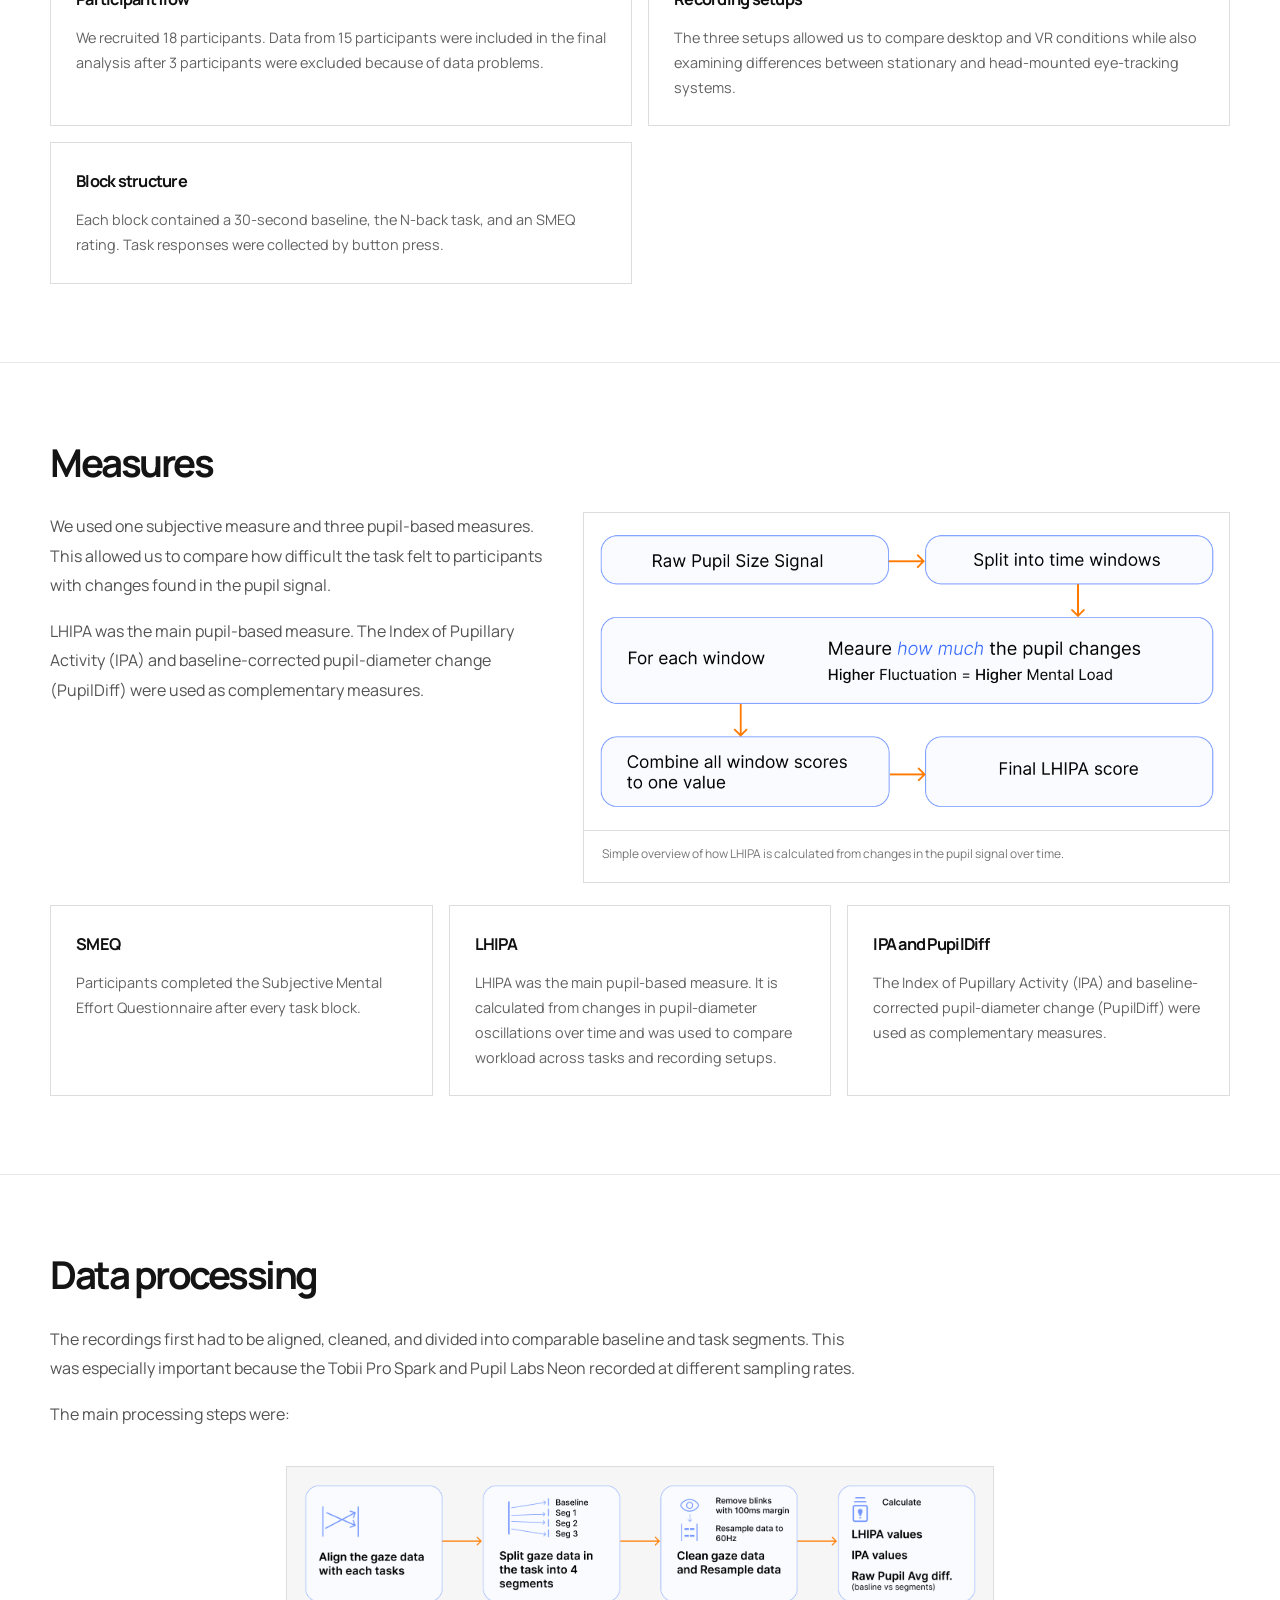
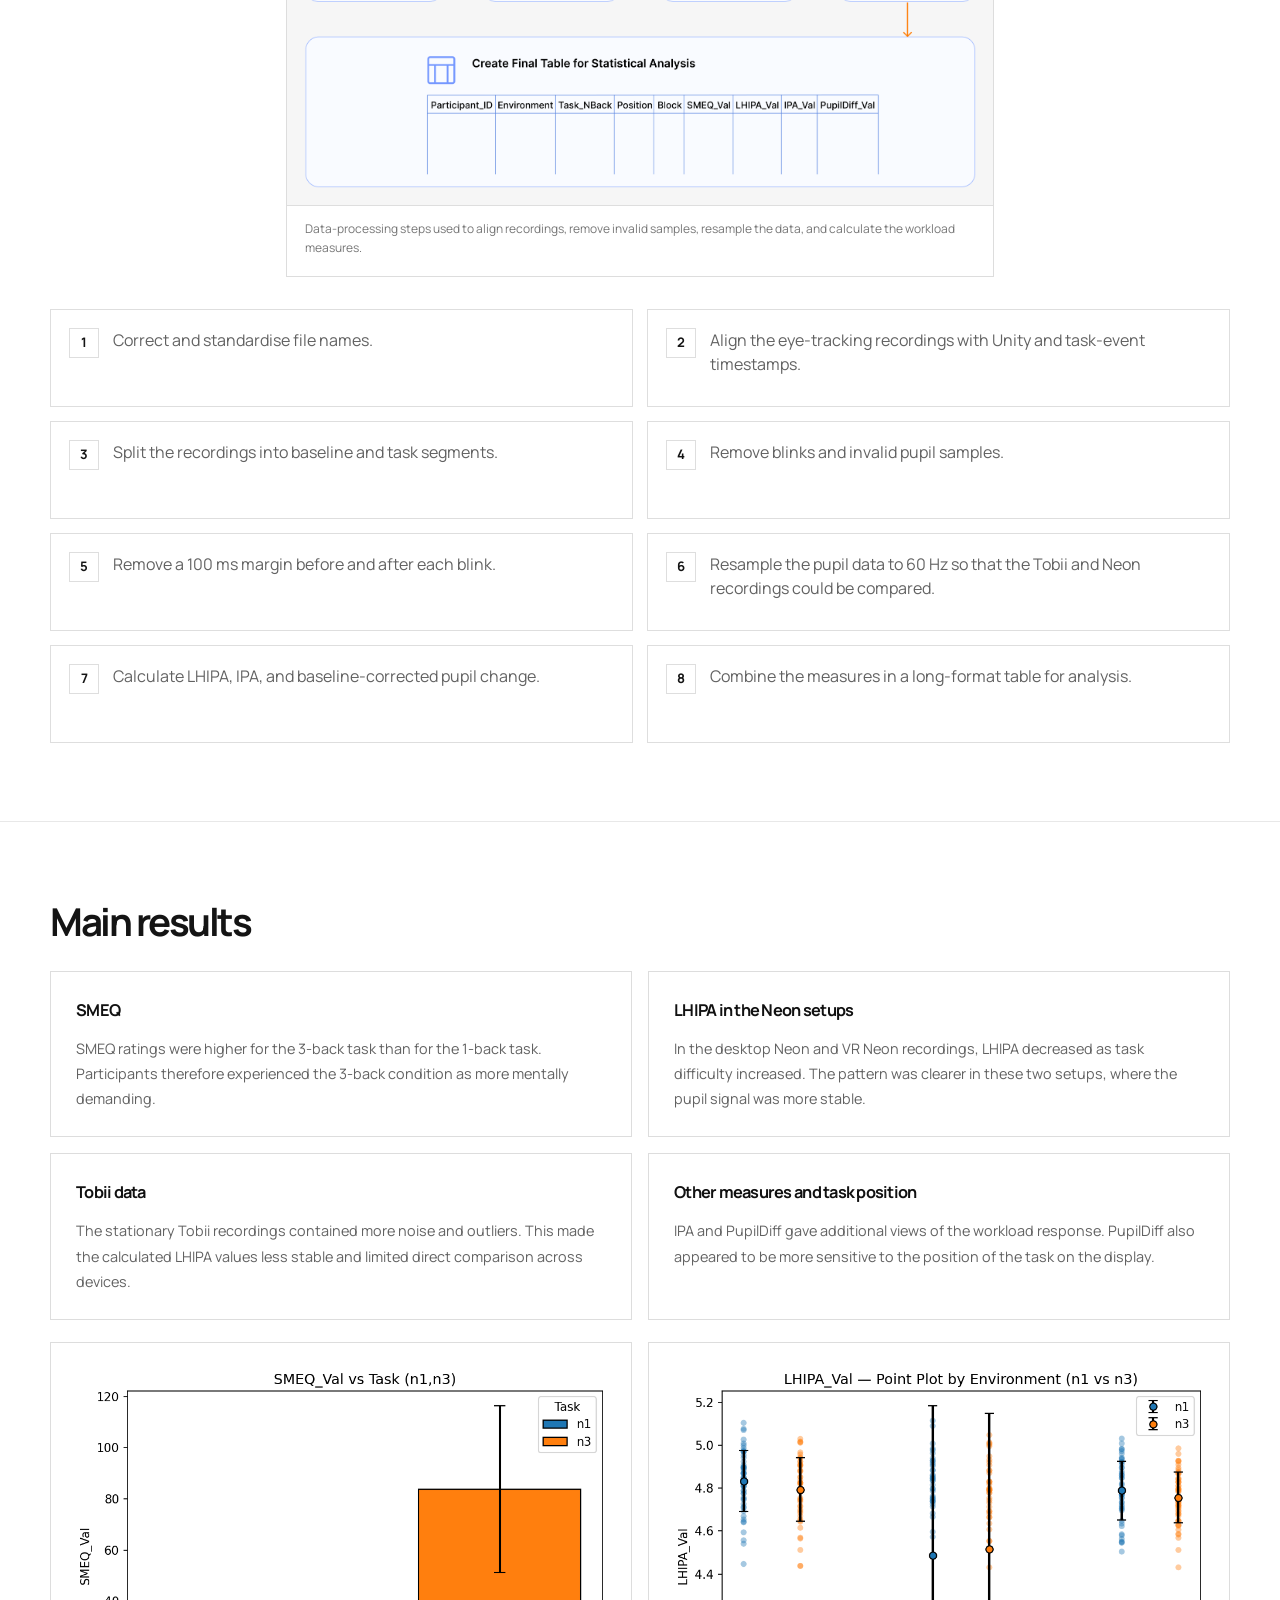
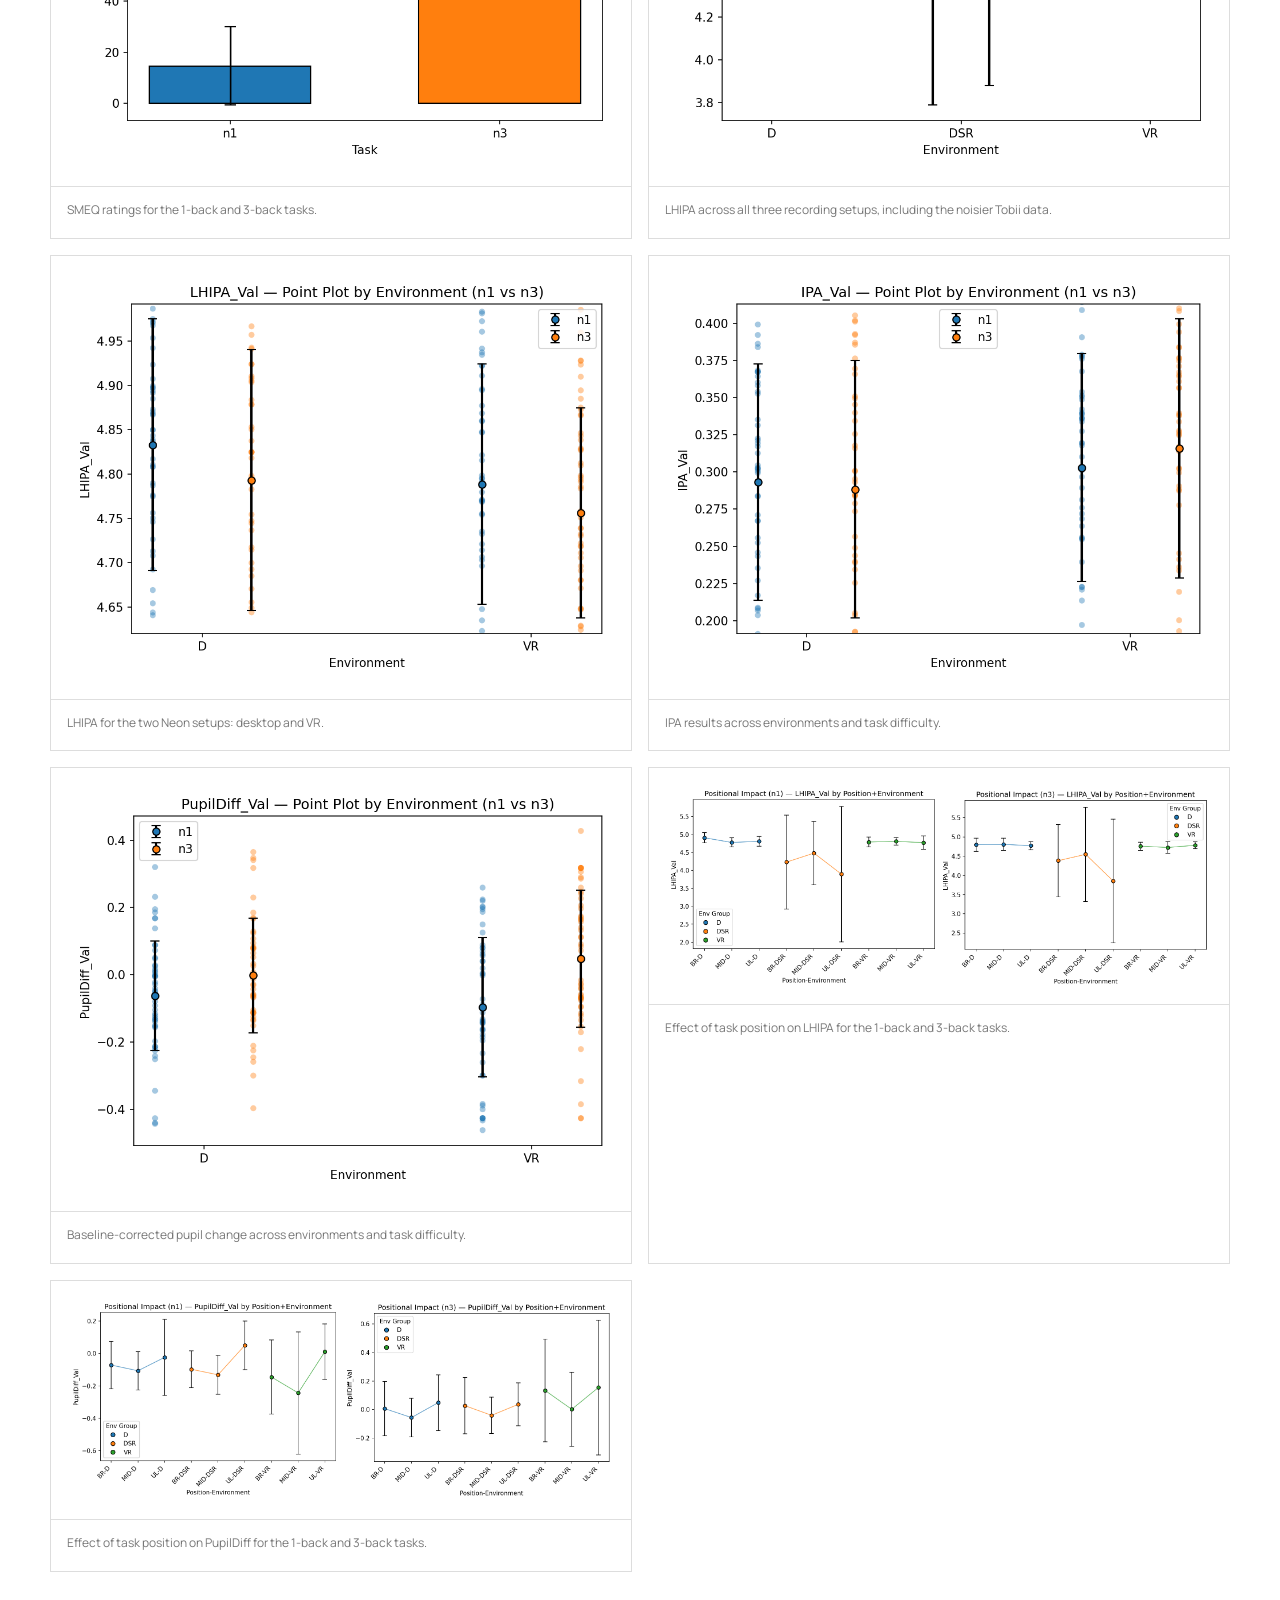
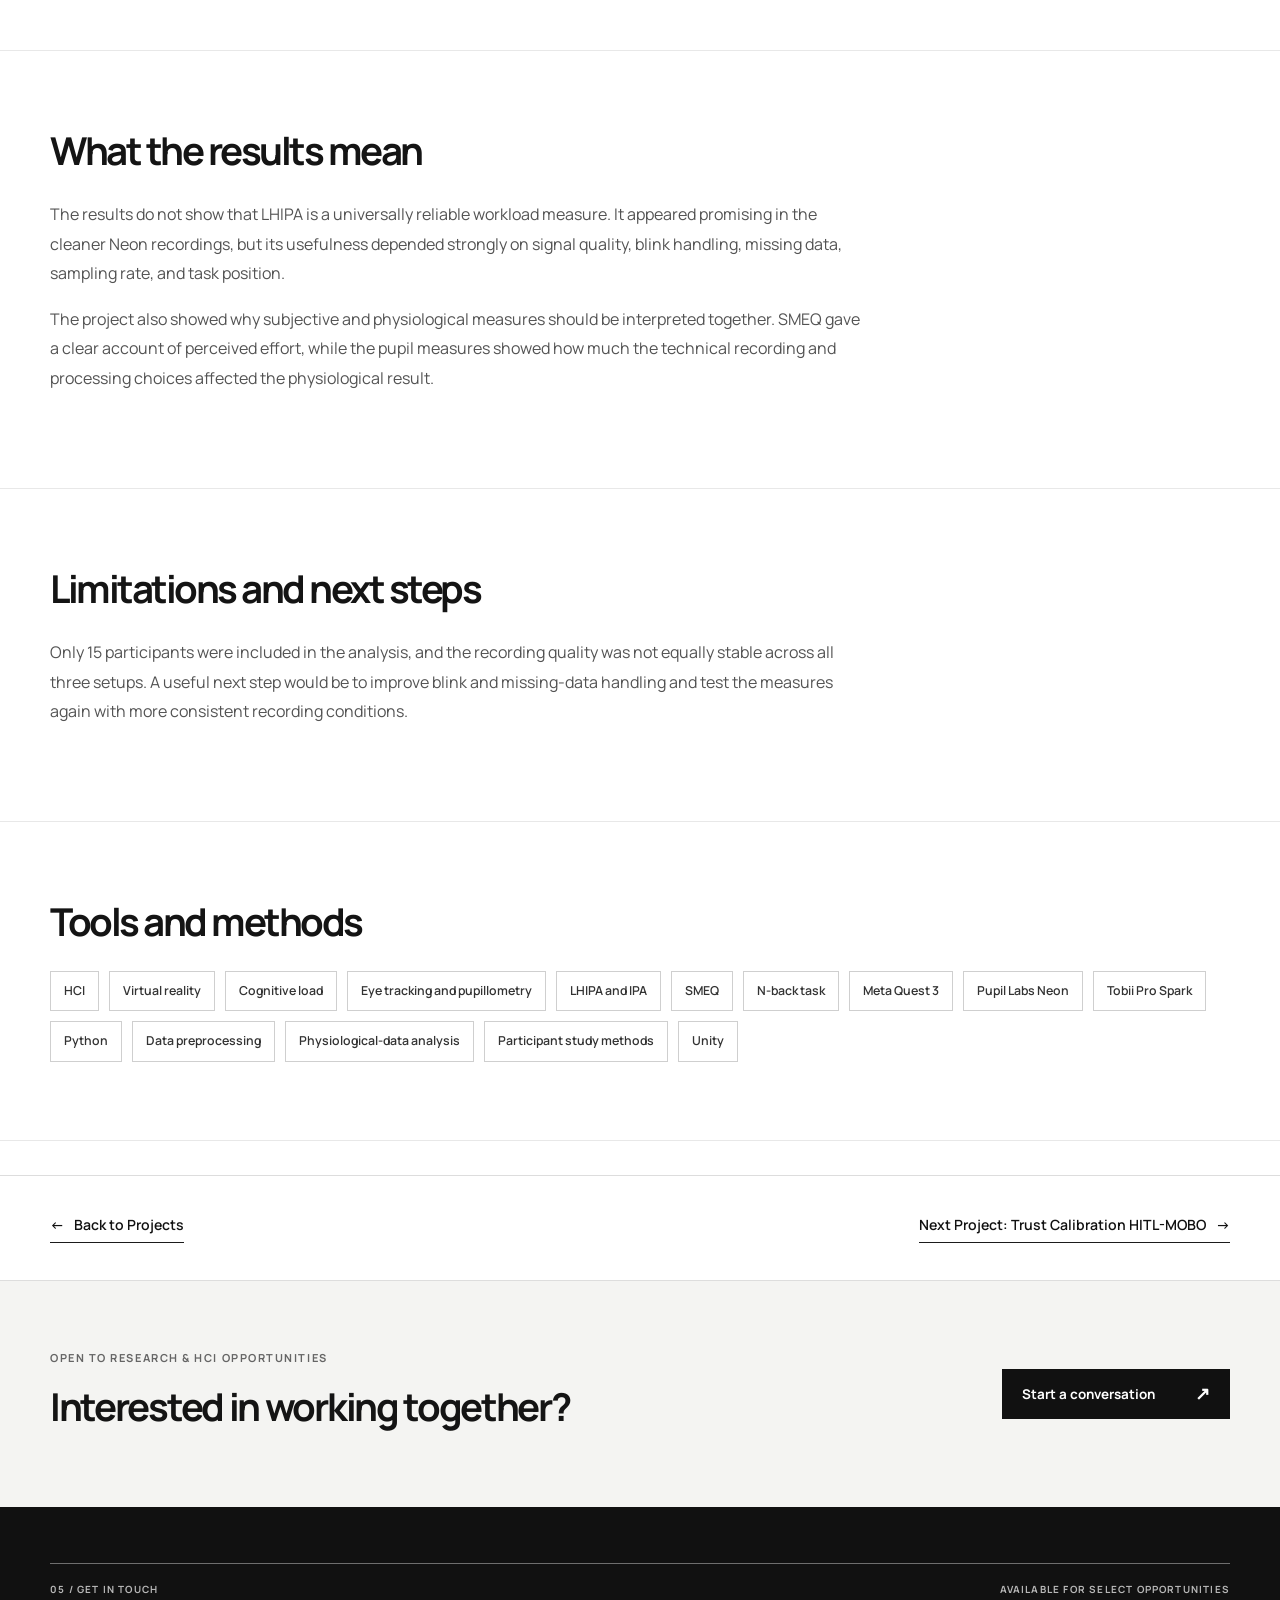
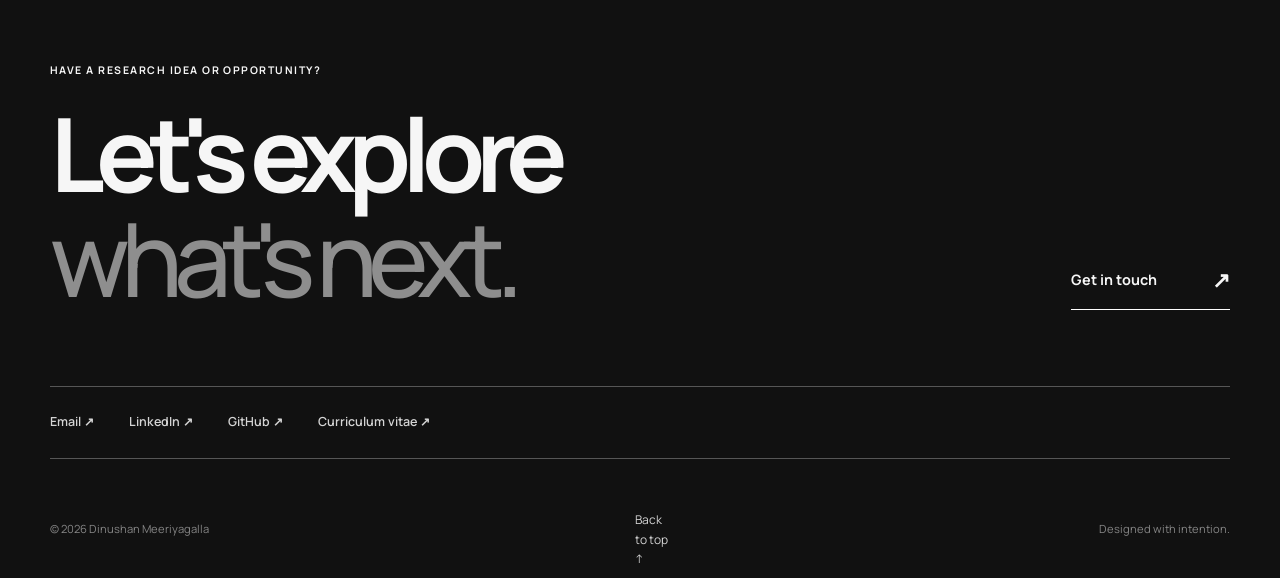
<file: project-cognitive-load-immersive.html>
<!DOCTYPE html>

<html lang="en">
<head>
<meta charset="utf-8"/>
<meta content="width=device-width, initial-scale=1.0" name="viewport"/>
<title>Assessing Cognitive Load in Immersive Environments | Research Project</title>
<meta content="An 8-credit group research project comparing subjective and pupil-based cognitive-load measures across desktop and immersive VR setups." name="description"/>
<link href="https://fonts.googleapis.com" rel="preconnect"/>
<link crossorigin="" href="https://fonts.gstatic.com" rel="preconnect"/>
<link href="https://fonts.googleapis.com/css2?family=Manrope:wght@400;500;600;700;800&amp;display=swap" rel="stylesheet"/>
<link href="assets/favicon.svg" rel="icon" type="image/svg+xml"/>
<link href="style.css" rel="stylesheet"/>
<link href="redesign.css" rel="stylesheet"/></head>
<body class="project-detail-page project-cognitive-load-page editorial-site interior-page">
<a class="skip-link" href="#main">Skip to content</a>
<header class="site-header" id="top"><div class="container header-inner">
<a aria-label="Dinushan Meeriyagalla homepage" class="logo" href="index.html#home">D<span class="wordmark-separator">/</span>M<span class="wordmark-dot">.</span><span class="logo-caption">DINUSHAN MEERIYAGALLA<br/>HCI / RESEARCH / DESIGN</span></a>
<button aria-controls="primary-navigation" aria-expanded="false" aria-label="Toggle navigation" class="nav-toggle"><span></span><span></span></button>
<nav aria-label="Main navigation" class="site-nav" id="primary-navigation"><a class="nav-link" href="index.html#projects">Work</a><a class="nav-link" href="index.html#research">Expertise</a><a class="nav-link" href="index.html#about">About</a><a class="nav-link" href="cv.html">CV</a><a class="nav-link nav-contact" href="index.html#contact">Let's talk <span aria-hidden="true">↗</span></a></nav>
</div></header>
<main class="project-detail-main" id="main">
<section class="project-hero-section">
<div class="container project-hero-grid project-hero-grid--stacked-title">
<div class="project-heading project-hero-title-block reveal">
<p class="eyebrow">University research project · 8 credits</p>
<h1>Assessing Cognitive Load in Immersive Environments</h1>
</div>
<div class="project-hero-copy reveal">
<p class="project-summary">
            This was an 8-credit group research project at Ulm University. We tested whether pupil-based measures, especially the Low/High Index of Pupillary Activity (LHIPA), could distinguish lower and higher cognitive load across desktop and VR setups. Participants completed 1-back and 3-back tasks while we recorded pupil data with different eye-tracking systems.
          </p>
<dl class="project-meta project-meta-wide">
<div class="project-meta-item">
<dt>What I worked on</dt>
<dd>Literature review, participant sessions, data-processing pipeline, and report contribution</dd>
</div>
<div class="project-meta-item">
<dt>Collaborators</dt>
<dd>Christian Thimm and Joshua Wilson</dd>
</div>
<div class="project-meta-item">
<dt>Supervision</dt>
<dd>Tobias Wagner and Markus Sasalovici</dd>
</div>
<div class="project-meta-item">
<dt>Area</dt>
<dd>HCI, VR, cognitive load, and eye tracking</dd>
</div>
<div class="project-meta-item">
<dt>Methods</dt>
<dd>N-back task, SMEQ, pupillometry, LHIPA, IPA, and baseline-corrected pupil change</dd>
</div>
<div class="project-meta-item">
<dt>Devices</dt>
<dd>Pupil Labs Neon, Tobii Pro Spark, and Meta Quest 3 with integrated Neon</dd>
</div>
<div class="project-meta-item">
<dt>Participants</dt>
<dd>18 recruited; 15 included in the analysis after 3 exclusions caused by data problems</dd>
</div>
</dl>
</div>
<figure class="project-hero-visual project-hero-figure ai-image-shell reveal">
<img alt="AI-generated illustration for the cognitive-load study." src="assets/Assessing_Cognitive_Load_in_Immersive_Environments/cover-image-immersive-env-experiement.png"/>
<span class="ai-image-note">AI-generated illustration for the cognitive-load study.</span>
</figure>
</div>
</section>
<section class="section">
<div class="container">
<div class="section-heading section-heading-compact reveal">
<h2>What we wanted to find out</h2>
</div>
<div class="section-copy reveal">
<p>
            VR can place different sensory and interaction demands on a user than a desktop setup. We wanted to know whether LHIPA could work as a stable workload measure across both environments and across different eye-tracking devices, rather than only under one recording condition.
          </p>
<p>
            The wider aim was to compare subjective mental effort with pupil-based measures and understand how much the recording setup and data quality affected the result.
          </p>
</div>
</div>
</section>
<section class="section">
<div class="container">
<div class="section-heading section-heading-compact reveal">
<h2>What I did</h2>
</div>
<div class="section-copy reveal">
<p>
            I reviewed related work, contributed to parts of the study design, helped run participant sessions, and worked on the data-processing pipeline. My work included aligning task logs, SMEQ responses, and eye-tracking recordings; cleaning and segmenting the data; and preparing SMEQ, LHIPA, IPA, and PupilDiff values for later analysis.
          </p>
</div>
</div>
</section>
<section class="section">
<div class="container">
<div class="section-heading section-heading-compact reveal">
<h2>Study setup</h2>
</div>
<div class="section-copy reveal">
<p>
            Participants completed the same 1-back and 3-back tasks in three setups:
          </p>
<ol class="compact-list">
<li>Desktop with a head-mounted Pupil Labs Neon</li>
<li>Desktop with a stationary Tobii Pro Spark</li>
<li>Immersive VR with a Meta Quest 3 and integrated Neon</li>
</ol>
<p>
            Before the main experiment, participants received an explanation of the study, gave informed consent, and practised the N-back task. Each task block began with a 30-second baseline and continued with either the 1-back or 3-back task while gaze and pupil data were recorded. Participants completed an SMEQ mental-effort rating after each block.
          </p>
<p>
            The environment order was balanced as far as scheduling allowed. The 1-back and 3-back order was counterbalanced, and the task appeared in the upper-left, centre, and bottom-right positions across the experiment.
          </p>
</div>
<div class="study-design-figure-row reveal">
<figure class="report-figure study-design-main-figure">
<img alt="Experiment procedure diagram showing initial briefing, informed consent, training, three recording setups, N-back task blocks, SMEQ reporting, and post-experiment demographic questionnaire." src="assets/Assessing_Cognitive_Load_in_Immersive_Environments/Experiment_Procedure.png"/>
<figcaption>
              Study procedure: preparation, three recording setups, N-back blocks, SMEQ ratings, and post-study measures.
            </figcaption>
</figure>
<figure class="report-figure study-design-task-figure">
<img alt="Task-order figure showing upper-left, centre, and bottom-right positions with alternating 30-second baselines and task blocks." src="assets/Assessing_Cognitive_Load_in_Immersive_Environments/Task_Order.png"/>
<figcaption>
              Task order showing the baseline and N-back phases at the upper-left, centre, and bottom-right positions.
            </figcaption>
</figure>
</div>
<div class="fact-grid">
<article class="fact-card reveal">
<h3>Participant flow</h3>
<p>We recruited 18 participants. Data from 15 participants were included in the final analysis after 3 participants were excluded because of data problems.</p>
</article>
<article class="fact-card reveal">
<h3>Recording setups</h3>
<p>The three setups allowed us to compare desktop and VR conditions while also examining differences between stationary and head-mounted eye-tracking systems.</p>
</article>
<article class="fact-card reveal">
<h3>Block structure</h3>
<p>Each block contained a 30-second baseline, the N-back task, and an SMEQ rating. Task responses were collected by button press.</p>
</article>
</div>
</div>
</section>
<section class="section">
<div class="container">
<div class="section-heading section-heading-compact reveal">
<h2>Measures</h2>
</div>
<div class="content-split-grid">
<div class="section-copy reveal">
<p>
              We used one subjective measure and three pupil-based measures. This allowed us to compare how difficult the task felt to participants with changes found in the pupil signal.
            </p>
<p>
              LHIPA was the main pupil-based measure. The Index of Pupillary Activity (IPA) and baseline-corrected pupil-diameter change (PupilDiff) were used as complementary measures.
            </p>
</div>
<figure class="report-figure reveal">
<img alt="Simplified diagram of LHIPA calculation from raw pupil signal through time-window analysis to a final workload score." src="assets/Assessing_Cognitive_Load_in_Immersive_Environments/lhipa-value-calculation-diagram.png"/>
<figcaption>
              Simple overview of how LHIPA is calculated from changes in the pupil signal over time.
            </figcaption>
</figure>
</div>
<div class="measures-grid">
<article class="measure-card reveal">
<h3>SMEQ</h3>
<p>
              Participants completed the Subjective Mental Effort Questionnaire after every task block.
            </p>
</article>
<article class="measure-card reveal">
<h3>LHIPA</h3>
<p>
              LHIPA was the main pupil-based measure. It is calculated from changes in pupil-diameter oscillations over time and was used to compare workload across tasks and recording setups.
            </p>
</article>
<article class="measure-card reveal">
<h3>IPA and PupilDiff</h3>
<p>
              The Index of Pupillary Activity (IPA) and baseline-corrected pupil-diameter change (PupilDiff) were used as complementary measures.
            </p>
</article>
</div>
</div>
</section>
<section class="section">
<div class="container">
<div class="section-heading section-heading-compact reveal">
<h2>Data processing</h2>
</div>
<div class="section-copy reveal">
<p>
            The recordings first had to be aligned, cleaned, and divided into comparable baseline and task segments. This was especially important because the Tobii Pro Spark and Pupil Labs Neon recorded at different sampling rates.
          </p>
<p>
            The main processing steps were:
          </p>
</div>
<figure class="report-figure preprocessing-figure reveal">
<img alt="Data preprocessing diagram showing alignment, segmentation, blink removal, 60 Hz resampling, metric computation, and final merged analysis table." src="assets/Assessing_Cognitive_Load_in_Immersive_Environments/Data_Pipeline_Diagram.png"/>
<figcaption>
              Data-processing steps used to align recordings, remove invalid samples, resample the data, and calculate the workload measures.
            </figcaption>
</figure>
<ol class="pipeline-list reveal">
<li>Correct and standardise file names.</li>
<li>Align the eye-tracking recordings with Unity and task-event timestamps.</li>
<li>Split the recordings into baseline and task segments.</li>
<li>Remove blinks and invalid pupil samples.</li>
<li>Remove a 100 ms margin before and after each blink.</li>
<li>Resample the pupil data to 60 Hz so that the Tobii and Neon recordings could be compared.</li>
<li>Calculate LHIPA, IPA, and baseline-corrected pupil change.</li>
<li>Combine the measures in a long-format table for analysis.</li>
</ol>
</div>
</section>
<section class="section">
<div class="container">
<div class="section-heading section-heading-compact reveal">
<h2>Main results</h2>
</div>
<div class="observations-grid">
<article class="observation-card reveal">
<h3>SMEQ</h3>
<p>
              SMEQ ratings were higher for the 3-back task than for the 1-back task. Participants therefore experienced the 3-back condition as more mentally demanding.
            </p>
</article>
<article class="observation-card reveal">
<h3>LHIPA in the Neon setups</h3>
<p>
              In the desktop Neon and VR Neon recordings, LHIPA decreased as task difficulty increased. The pattern was clearer in these two setups, where the pupil signal was more stable.
            </p>
</article>
<article class="observation-card reveal">
<h3>Tobii data</h3>
<p>
              The stationary Tobii recordings contained more noise and outliers. This made the calculated LHIPA values less stable and limited direct comparison across devices.
            </p>
</article>
<article class="observation-card reveal">
<h3>Other measures and task position</h3>
<p>
              IPA and PupilDiff gave additional views of the workload response. PupilDiff also appeared to be more sensitive to the position of the task on the display.
            </p>
</article>
</div>
<div class="project-gallery results-gallery">
<figure class="project-gallery-card project-gallery-card--contain reveal">
<img alt="Bar chart comparing SMEQ ratings for 1-back and 3-back conditions." src="assets/Assessing_Cognitive_Load_in_Immersive_Environments/SMEQ_nback_comparison.png"/>
<figcaption>SMEQ ratings for the 1-back and 3-back tasks.</figcaption>
</figure>
<figure class="project-gallery-card project-gallery-card--contain reveal">
<img alt="Full environment comparison plot of LHIPA values across task conditions." src="assets/Assessing_Cognitive_Load_in_Immersive_Environments/LHIPA_Point_Plot_Full.png"/>
<figcaption>LHIPA across all three recording setups, including the noisier Tobii data.</figcaption>
</figure>
<figure class="project-gallery-card project-gallery-card--contain reveal">
<img alt="LHIPA comparison plot restricted to Neon-based desktop and VR recordings." src="assets/Assessing_Cognitive_Load_in_Immersive_Environments/LHIPA_Point_Plot_Neon.png"/>
<figcaption>LHIPA for the two Neon setups: desktop and VR.</figcaption>
</figure>
<figure class="project-gallery-card project-gallery-card--contain reveal">
<img alt="IPA comparison plot across environments and task conditions." src="assets/Assessing_Cognitive_Load_in_Immersive_Environments/IPA_Point_Plot.png"/>
<figcaption>IPA results across environments and task difficulty.</figcaption>
</figure>
<figure class="project-gallery-card project-gallery-card--contain reveal">
<img alt="Baseline-corrected pupil difference comparison across environments and task conditions." src="assets/Assessing_Cognitive_Load_in_Immersive_Environments/PupilDiff_Point_Plot.png"/>
<figcaption>Baseline-corrected pupil change across environments and task difficulty.</figcaption>
</figure>
<figure class="project-gallery-card project-gallery-card--contain reveal">
<img alt="Combined positional impact plot for LHIPA under 1-back and 3-back conditions." src="assets/Assessing_Cognitive_Load_in_Immersive_Environments/LHIPA_positional_impact.png"/>
<figcaption>Effect of task position on LHIPA for the 1-back and 3-back tasks.</figcaption>
</figure>
<figure class="project-gallery-card project-gallery-card--contain reveal">
<img alt="Combined positional impact plot for baseline-corrected pupil difference under 1-back and 3-back conditions." src="assets/Assessing_Cognitive_Load_in_Immersive_Environments/PupilDiff_positional_impact.png"/>
<figcaption>Effect of task position on PupilDiff for the 1-back and 3-back tasks.</figcaption>
</figure>
</div>
</div>
</section>
<section class="section">
<div class="container">
<div class="section-heading section-heading-compact reveal">
<h2>What the results mean</h2>
</div>
<div class="section-copy reveal">
<p>
            The results do not show that LHIPA is a universally reliable workload measure. It appeared promising in the cleaner Neon recordings, but its usefulness depended strongly on signal quality, blink handling, missing data, sampling rate, and task position.
          </p>
<p>
            The project also showed why subjective and physiological measures should be interpreted together. SMEQ gave a clear account of perceived effort, while the pupil measures showed how much the technical recording and processing choices affected the physiological result.
          </p>
</div>
</div>
</section>
<section class="section">
<div class="container">
<div class="section-heading section-heading-compact reveal">
<h2>Limitations and next steps</h2>
</div>
<div class="section-copy reveal">
<p>
            Only 15 participants were included in the analysis, and the recording quality was not equally stable across all three setups. A useful next step would be to improve blink and missing-data handling and test the measures again with more consistent recording conditions.
          </p>
</div>
</div>
</section>
<section class="section project-tags-section">
<div class="container">
<div class="section-heading section-heading-compact reveal">
<h2>Tools and methods</h2>
</div>
<div aria-label="Tools and methods" class="project-tag-list reveal">
<span class="project-tag">HCI</span>
<span class="project-tag">Virtual reality</span>
<span class="project-tag">Cognitive load</span>
<span class="project-tag">Eye tracking and pupillometry</span>
<span class="project-tag">LHIPA and IPA</span>
<span class="project-tag">SMEQ</span>
<span class="project-tag">N-back task</span>
<span class="project-tag">Meta Quest 3</span>
<span class="project-tag">Pupil Labs Neon</span>
<span class="project-tag">Tobii Pro Spark</span>
<span class="project-tag">Python</span>
<span class="project-tag">Data preprocessing</span>
<span class="project-tag">Physiological-data analysis</span>
<span class="project-tag">Participant study methods</span>
<span class="project-tag">Unity</span>
</div>
</div>
</section>
<section class="project-pagination">
<div class="container project-pagination-inner">
<a class="project-nav-link" href="index.html#projects">
<span aria-hidden="true">←</span>
          Back to Projects
        </a>
<a class="project-nav-link" href="project-trust-calibration.html">
          Next Project: Trust Calibration HITL-MOBO
          <span aria-hidden="true">→</span>
</a>
</div>
</section>
<section class="interior-cta"><div class="container"><div><p class="tiny-label">OPEN TO RESEARCH &amp; HCI OPPORTUNITIES</p><h2>Interested in working together?</h2></div><a class="button-arrow button-solid" href="mailto:dinushanmeeriyagalla20@gmail.com">Start a conversation <span aria-hidden="true">↗</span></a></div></section></main>
<footer class="site-footer" id="contact"><div class="container footer-editorial">
<div class="footer-topline"><span>05 / GET IN TOUCH</span><span>AVAILABLE FOR SELECT OPPORTUNITIES</span></div>
<div class="footer-main"><div><p class="footer-kicker">HAVE A RESEARCH IDEA OR OPPORTUNITY?</p><h2>Let's explore<br/><em>what's next.</em></h2></div><a class="footer-email" href="mailto:dinushanmeeriyagalla20@gmail.com">Get in touch <span aria-hidden="true">↗</span></a></div>
<div class="footer-links"><a href="mailto:dinushanmeeriyagalla20@gmail.com">Email ↗</a><a href="https://linkedin.com/in/dinushanm" rel="noopener noreferrer" target="_blank">LinkedIn ↗</a><a href="https://github.com/dinushan20" rel="noopener noreferrer" target="_blank">GitHub ↗</a><a href="cv.html">Curriculum vitae ↗</a></div>
<div class="footer-bottom"><span>© <span id="year">2026</span> Dinushan Meeriyagalla</span><a class="back-to-top" href="#top">Back to top ↑</a><span>Designed with intention.</span></div>
</div></footer>
<script src="script.js"></script>
</body>
</html>
</file>
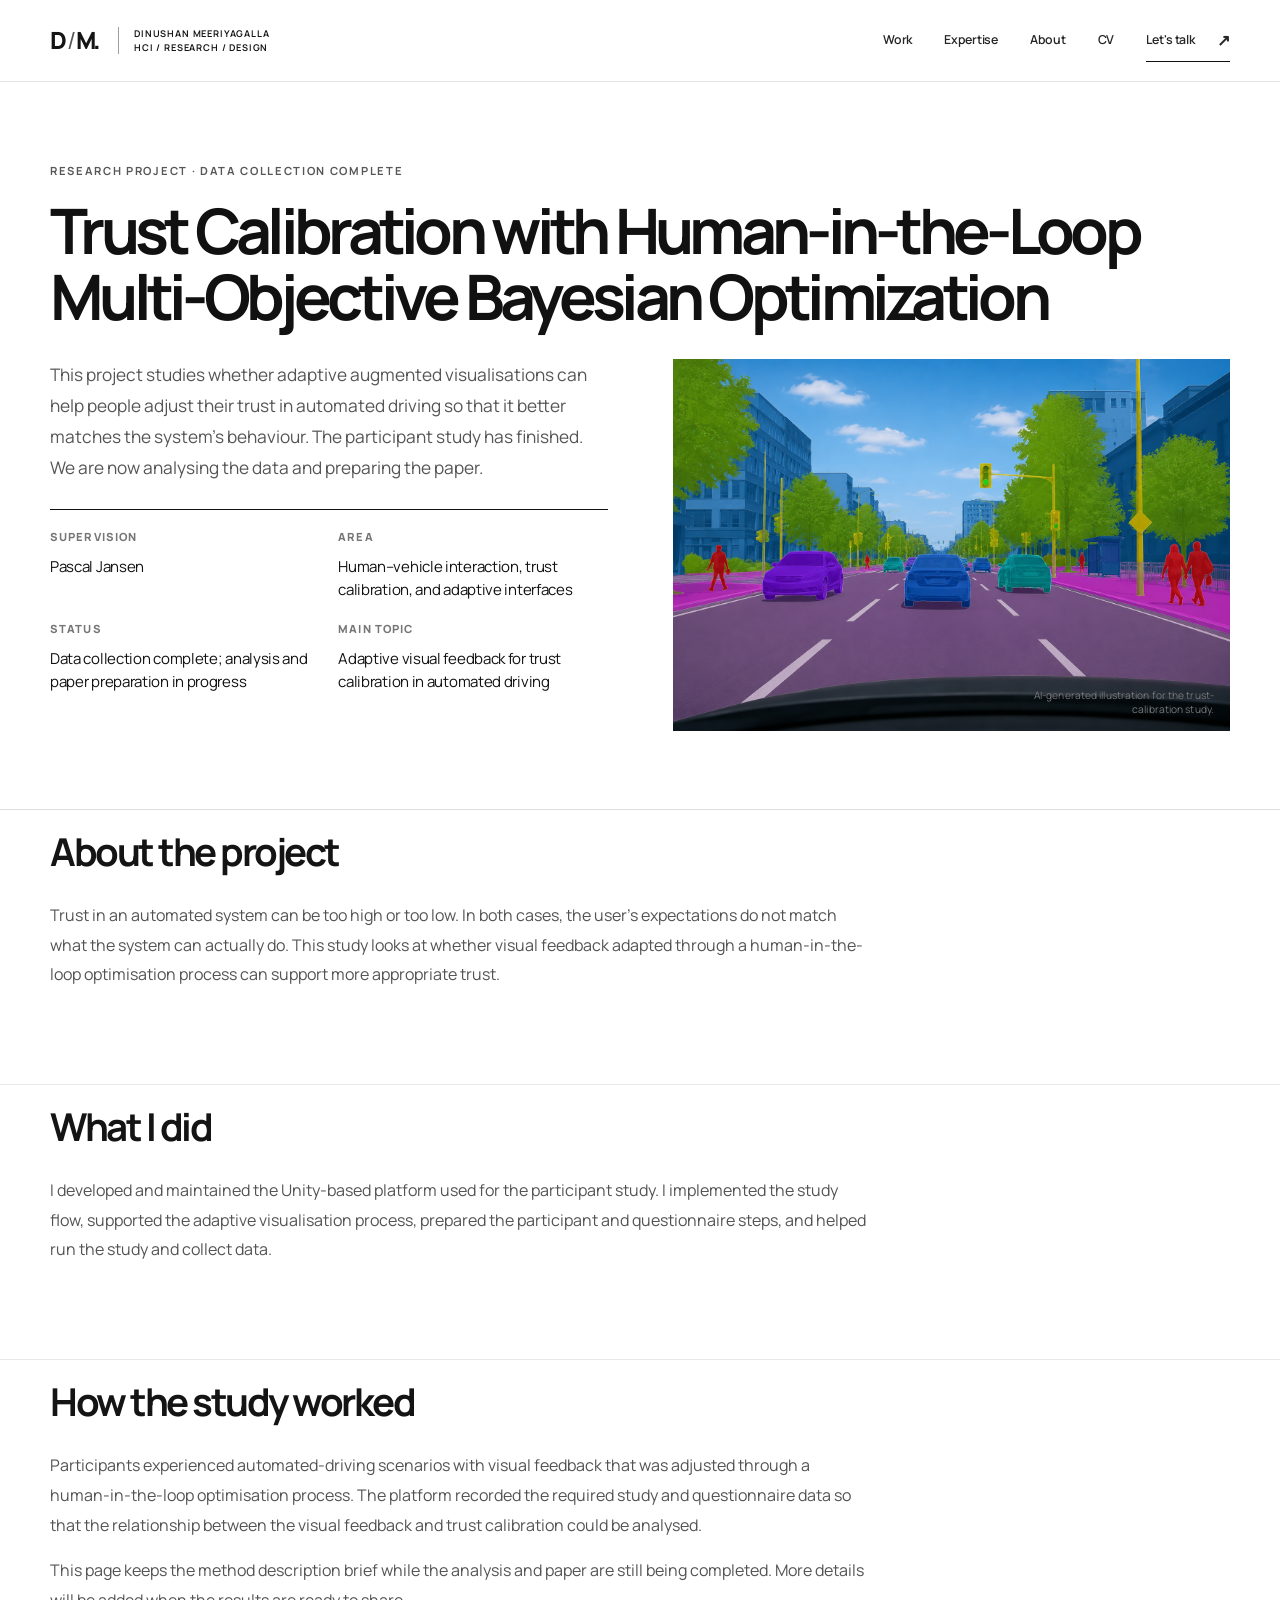
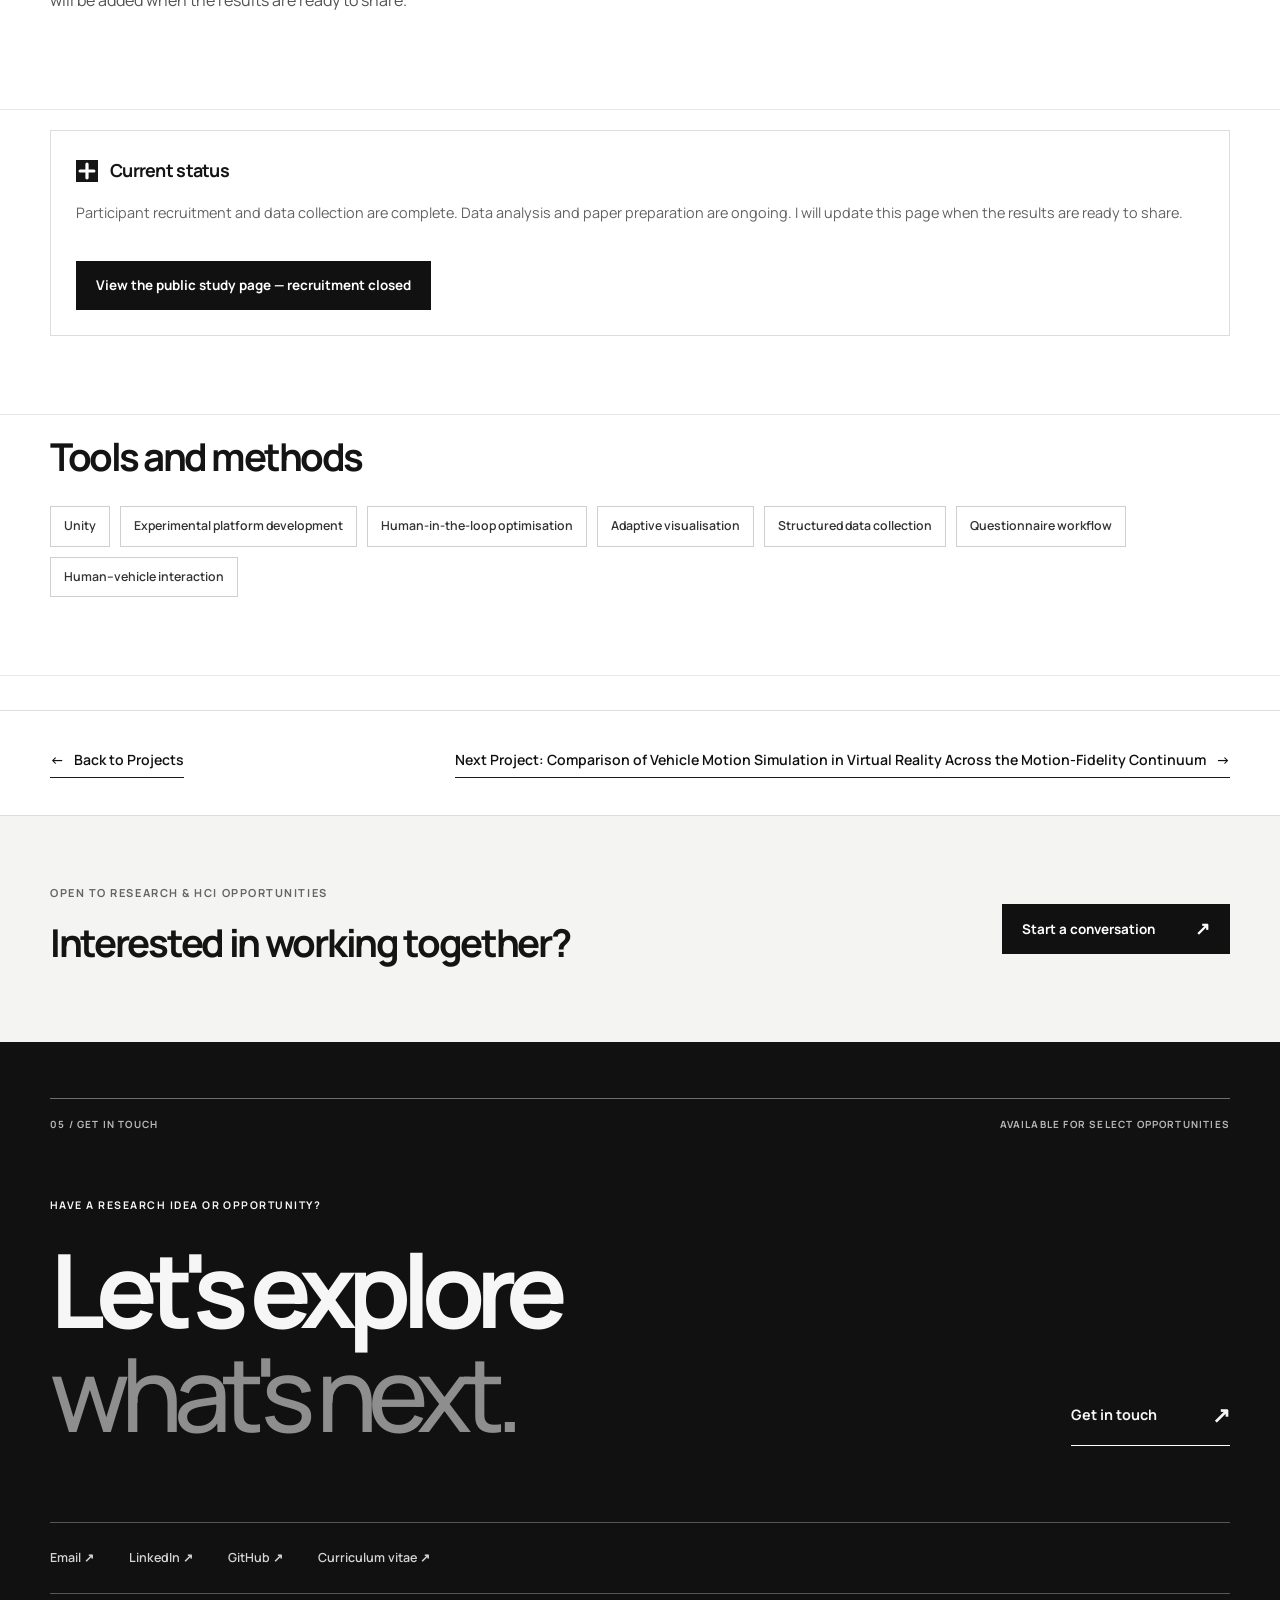
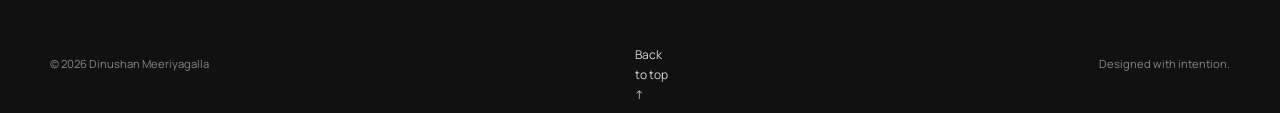
<file: project-trust-calibration.html>
<!DOCTYPE html>

<html lang="en">
<head>
<meta charset="utf-8"/>
<meta content="width=device-width, initial-scale=1.0" name="viewport"/>
<title>Trust Calibration with Human-in-the-Loop Multi-Objective Bayesian Optimization | Research Project</title>
<meta content="A completed participant study on adaptive visual feedback and trust calibration in automated driving, with analysis currently in progress." name="description"/>
<meta content="Trust Calibration with Human-in-the-Loop Multi-Objective Bayesian Optimization" property="og:title"/>
<meta content="A completed participant study on adaptive visual feedback and trust calibration in automated driving, with analysis currently in progress." property="og:description"/>
<meta content="article" property="og:type"/>
<link href="https://fonts.googleapis.com" rel="preconnect"/>
<link crossorigin="" href="https://fonts.gstatic.com" rel="preconnect"/>
<link href="https://fonts.googleapis.com/css2?family=Manrope:wght@400;500;600;700;800&amp;display=swap" rel="stylesheet"/>
<link href="assets/favicon.svg" rel="icon" type="image/svg+xml"/>
<link href="style.css" rel="stylesheet"/>
<link href="redesign.css" rel="stylesheet"/></head>
<body class="project-detail-page editorial-site interior-page">
<a class="skip-link" href="#main">Skip to content</a>
<header class="site-header" id="top"><div class="container header-inner">
<a aria-label="Dinushan Meeriyagalla homepage" class="logo" href="index.html#home">D<span class="wordmark-separator">/</span>M<span class="wordmark-dot">.</span><span class="logo-caption">DINUSHAN MEERIYAGALLA<br/>HCI / RESEARCH / DESIGN</span></a>
<button aria-controls="primary-navigation" aria-expanded="false" aria-label="Toggle navigation" class="nav-toggle"><span></span><span></span></button>
<nav aria-label="Main navigation" class="site-nav" id="primary-navigation"><a class="nav-link" href="index.html#projects">Work</a><a class="nav-link" href="index.html#research">Expertise</a><a class="nav-link" href="index.html#about">About</a><a class="nav-link" href="cv.html">CV</a><a class="nav-link nav-contact" href="index.html#contact">Let's talk <span aria-hidden="true">↗</span></a></nav>
</div></header>
<main class="project-detail-main" id="main">
<section class="project-hero-section">
<div class="container project-hero-grid project-hero-grid--stacked-title">
<div class="project-heading project-hero-title-block reveal">
<p class="eyebrow">Research project · Data collection complete</p>
<h1>Trust Calibration with Human-in-the-Loop Multi-Objective Bayesian Optimization</h1>
</div>
<div class="project-hero-copy reveal">
<p class="project-summary">
            This project studies whether adaptive augmented visualisations can help people adjust their trust in automated driving so that it better matches the system’s behaviour. The participant study has finished. We are now analysing the data and preparing the paper.
          </p>
<dl class="project-meta project-meta-wide">
<div class="project-meta-item">
<dt>Supervision</dt>
<dd>Pascal Jansen</dd>
</div>
<div class="project-meta-item">
<dt>Area</dt>
<dd>Human–vehicle interaction, trust calibration, and adaptive interfaces</dd>
</div>
<div class="project-meta-item">
<dt>Status</dt>
<dd>Data collection complete; analysis and paper preparation in progress</dd>
</div>
<div class="project-meta-item">
<dt>Main topic</dt>
<dd>Adaptive visual feedback for trust calibration in automated driving</dd>
</div>
</dl>
</div>
<div class="project-hero-visual reveal">
<figure class="project-hero-figure ai-image-shell">
<img alt="AI-generated illustration for the trust-calibration study." src="assets/cover-image-trust-calibration.png"/>
<span class="ai-image-note">AI-generated illustration for the trust-calibration study.</span>
</figure>
</div>
</div>
</section>
<section class="section" style="padding-top: 20px !important;">
<div class="container">
<div class="section-heading section-heading-compact reveal">
<h2>About the project</h2>
</div>
<div class="section-copy reveal">
<p>
            Trust in an automated system can be too high or too low. In both cases, the user’s expectations do not match what the system can actually do. This study looks at whether visual feedback adapted through a human-in-the-loop optimisation process can support more appropriate trust.
          </p>
</div>
</div>
</section>
<section class="section" style="padding-top: 20px !important;">
<div class="container">
<div class="section-heading section-heading-compact reveal">
<h2>What I did</h2>
</div>
<div class="section-copy reveal">
<p>
            I developed and maintained the Unity-based platform used for the participant study. I implemented the study flow, supported the adaptive visualisation process, prepared the participant and questionnaire steps, and helped run the study and collect data.
          </p>
</div>
</div>
</section>
<section class="section" style="padding-top: 20px !important;">
<div class="container">
<div class="section-heading section-heading-compact reveal">
<h2>How the study worked</h2>
</div>
<div class="section-copy reveal">
<p>
            Participants experienced automated-driving scenarios with visual feedback that was adjusted through a human-in-the-loop optimisation process. The platform recorded the required study and questionnaire data so that the relationship between the visual feedback and trust calibration could be analysed.
          </p>
<p>
            This page keeps the method description brief while the analysis and paper are still being completed. More details will be added when the results are ready to share.
          </p>
</div>
</div>
</section>
<section class="section status-section" style="padding-top: 20px !important;">
<div class="container">
<article class="status-card reveal">
<div class="detail-card-head">
<span aria-hidden="true" class="detail-card-icon">
<svg viewbox="0 0 24 24">
<path d="M12 2.75A1.75 1.75 0 0 1 13.75 4.5v5.75h5.75a1.75 1.75 0 0 1 0 3.5h-5.75v5.75a1.75 1.75 0 0 1-3.5 0v-5.75H4.5a1.75 1.75 0 0 1 0-3.5h5.75V4.5A1.75 1.75 0 0 1 12 2.75Z"></path>
</svg>
</span>
<h2>Current status</h2>
</div>
<p>
            Participant recruitment and data collection are complete. Data analysis and paper preparation are ongoing. I will update this page when the results are ready to share.
          </p>
<div class="hero-actions">
<a class="btn btn-primary" href="https://dinushan20.github.io/AV-Visualization-Study/" rel="noopener noreferrer" target="_blank">
              View the public study page — recruitment closed
            </a>
</div>
</article>
</div>
</section>
<section class="section project-tags-section" style="padding-top: 20px !important;">
<div class="container">
<div class="section-heading section-heading-compact reveal">
<h2>Tools and methods</h2>
</div>
<div aria-label="Tools and methods" class="project-tag-list reveal">
<span class="project-tag">Unity</span>
<span class="project-tag">Experimental platform development</span>
<span class="project-tag">Human-in-the-loop optimisation</span>
<span class="project-tag">Adaptive visualisation</span>
<span class="project-tag">Structured data collection</span>
<span class="project-tag">Questionnaire workflow</span>
<span class="project-tag">Human–vehicle interaction</span>
</div>
</div>
</section>
<section class="project-pagination">
<div class="container project-pagination-inner">
<a class="project-nav-link" href="index.html#projects">
<span aria-hidden="true">←</span>
          Back to Projects
        </a>
<a class="project-nav-link" href="project-vehicle-motion-simulation.html">
          Next Project: Comparison of Vehicle Motion Simulation in Virtual Reality Across the Motion-Fidelity Continuum
          <span aria-hidden="true">→</span>
</a>
</div>
</section>
<section class="interior-cta"><div class="container"><div><p class="tiny-label">OPEN TO RESEARCH &amp; HCI OPPORTUNITIES</p><h2>Interested in working together?</h2></div><a class="button-arrow button-solid" href="mailto:dinushanmeeriyagalla20@gmail.com">Start a conversation <span aria-hidden="true">↗</span></a></div></section></main>
<footer class="site-footer" id="contact"><div class="container footer-editorial">
<div class="footer-topline"><span>05 / GET IN TOUCH</span><span>AVAILABLE FOR SELECT OPPORTUNITIES</span></div>
<div class="footer-main"><div><p class="footer-kicker">HAVE A RESEARCH IDEA OR OPPORTUNITY?</p><h2>Let's explore<br/><em>what's next.</em></h2></div><a class="footer-email" href="mailto:dinushanmeeriyagalla20@gmail.com">Get in touch <span aria-hidden="true">↗</span></a></div>
<div class="footer-links"><a href="mailto:dinushanmeeriyagalla20@gmail.com">Email ↗</a><a href="https://linkedin.com/in/dinushanm" rel="noopener noreferrer" target="_blank">LinkedIn ↗</a><a href="https://github.com/dinushan20" rel="noopener noreferrer" target="_blank">GitHub ↗</a><a href="cv.html">Curriculum vitae ↗</a></div>
<div class="footer-bottom"><span>© <span id="year">2026</span> Dinushan Meeriyagalla</span><a class="back-to-top" href="#top">Back to top ↑</a><span>Designed with intention.</span></div>
</div></footer>
<script src="script.js"></script>
</body>
</html>
</file>
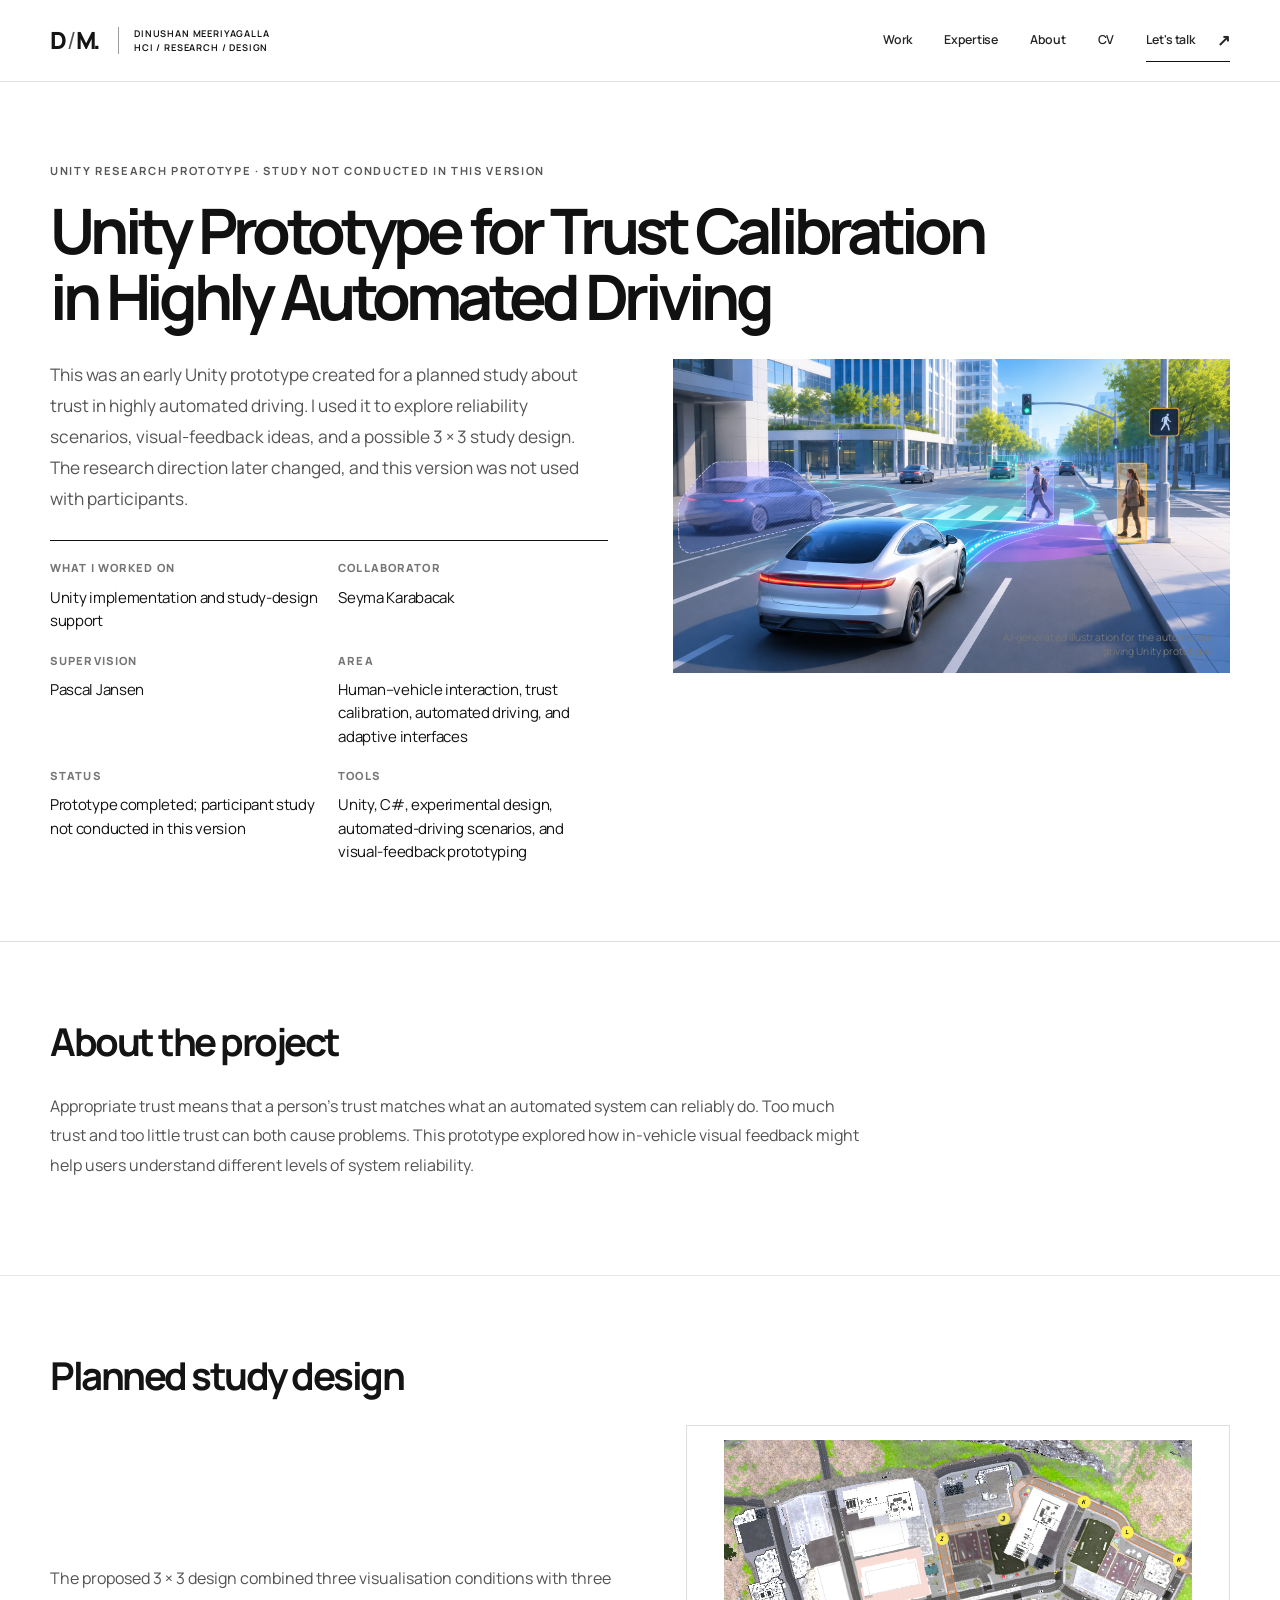
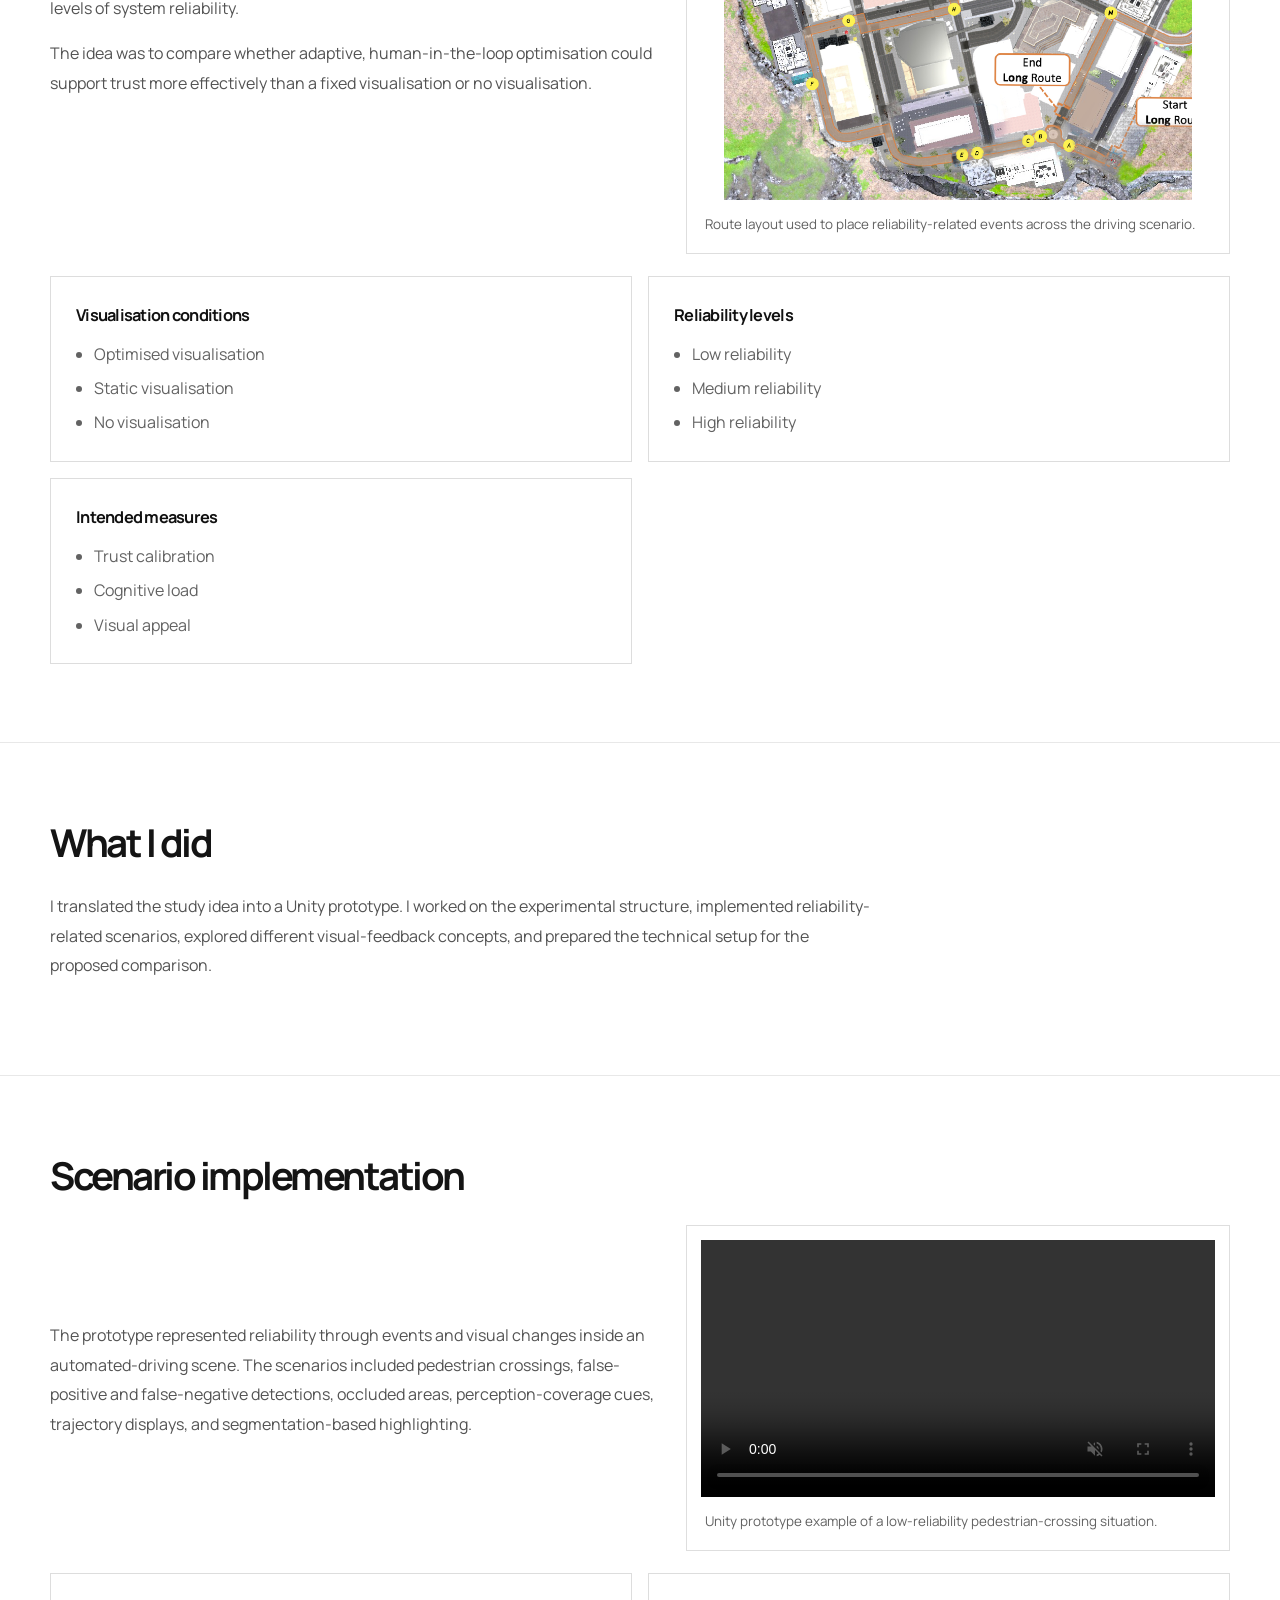
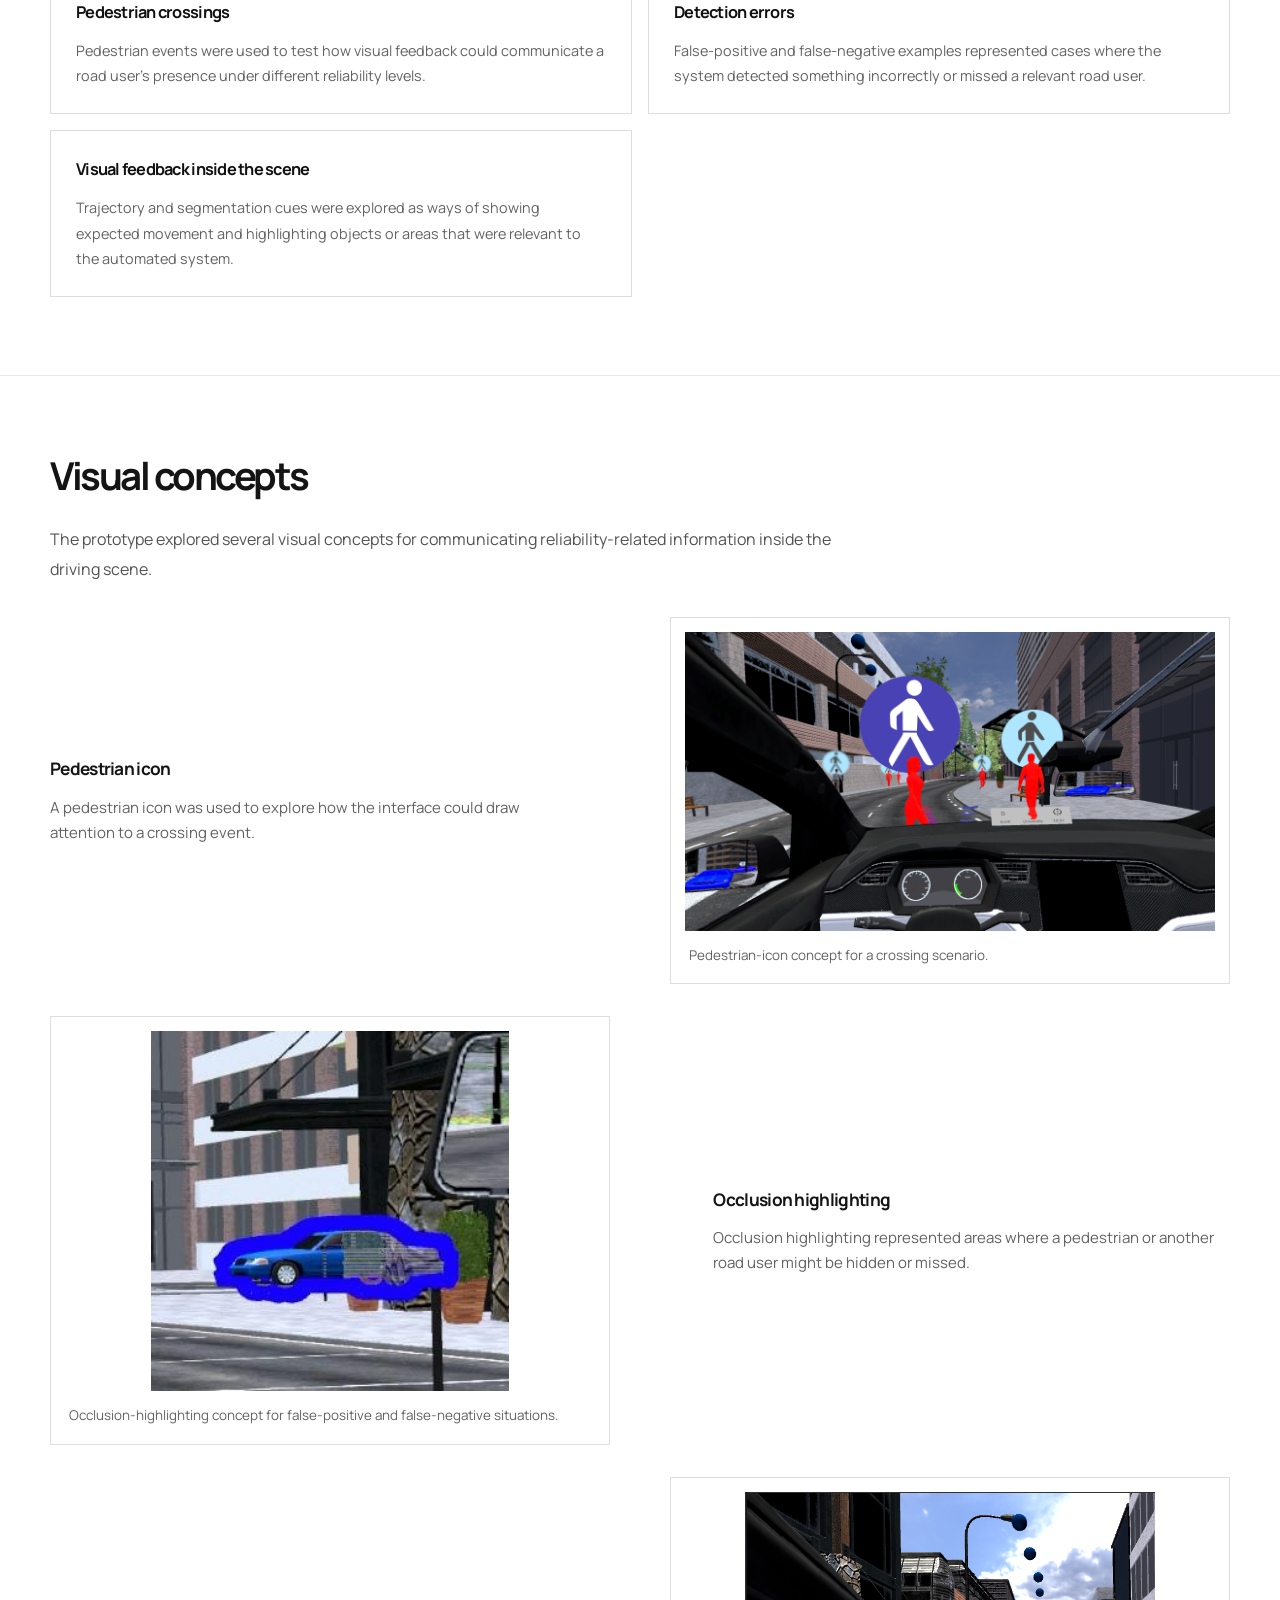
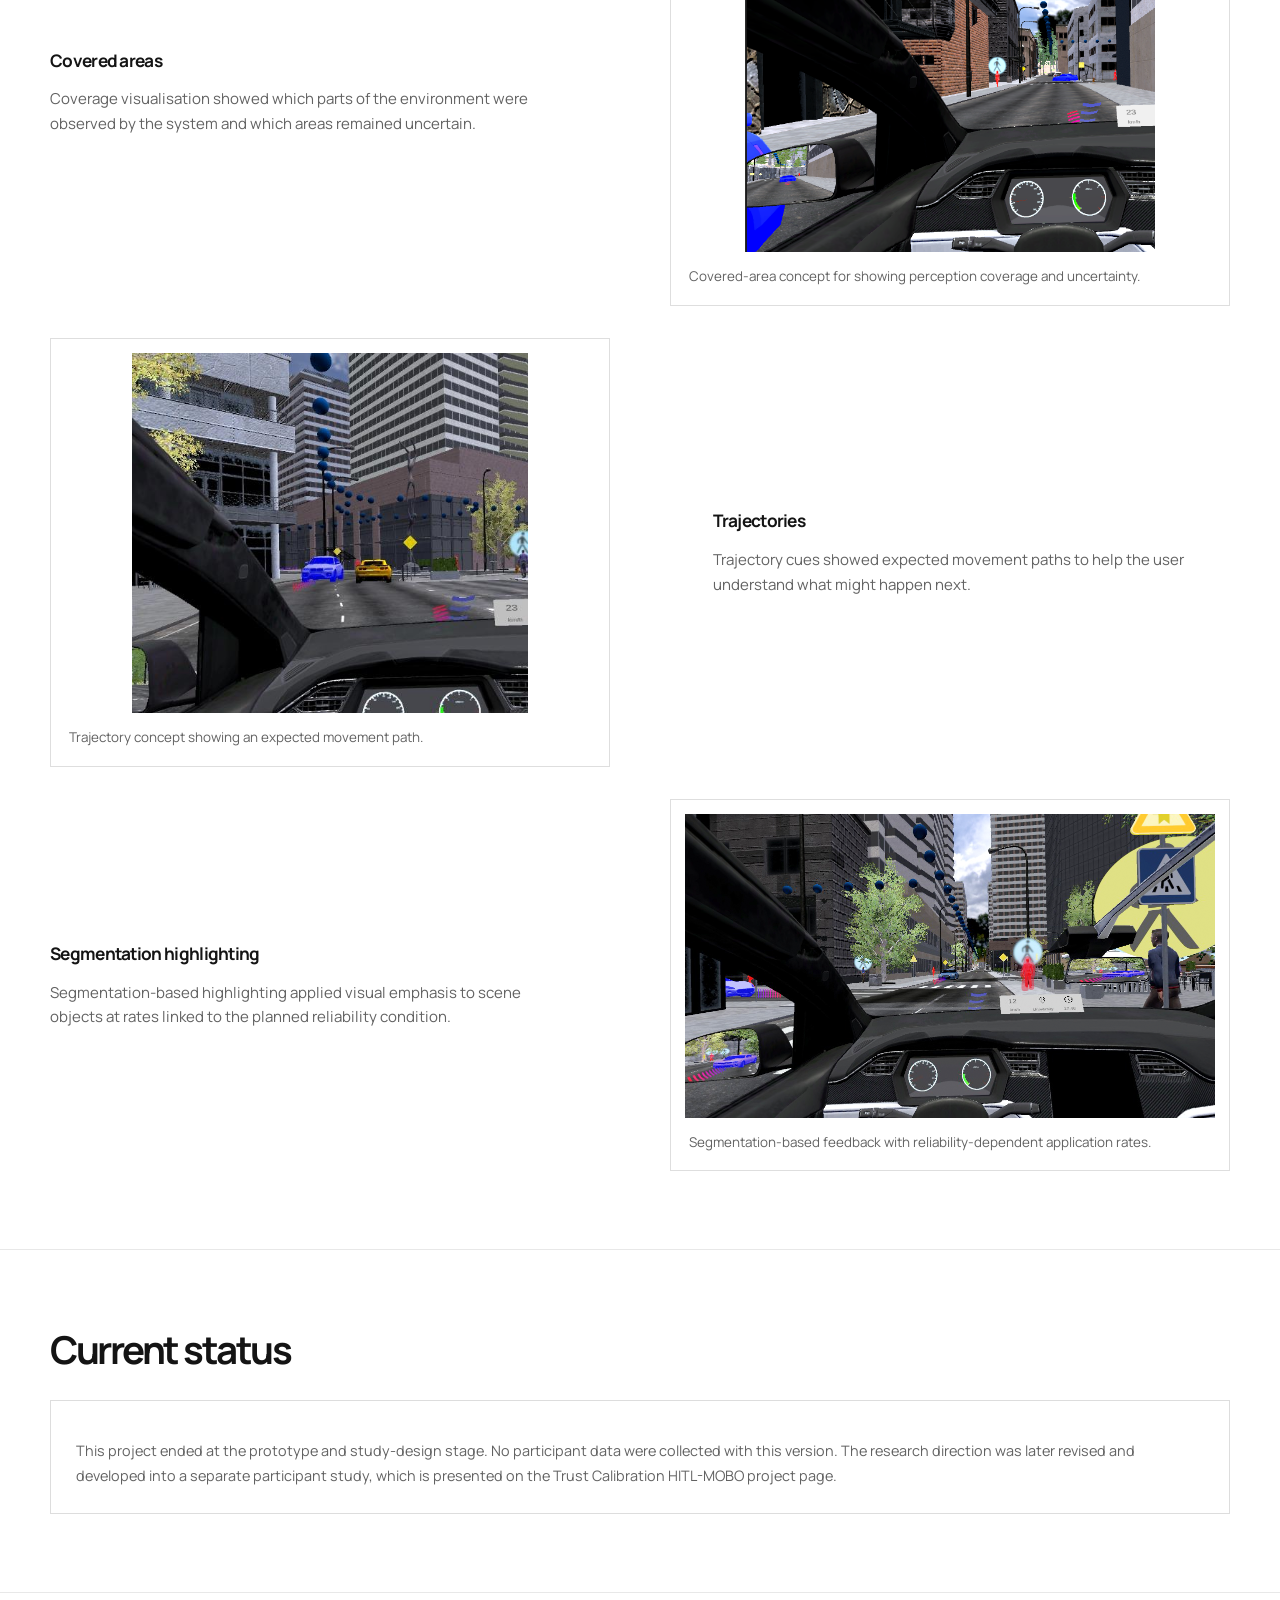
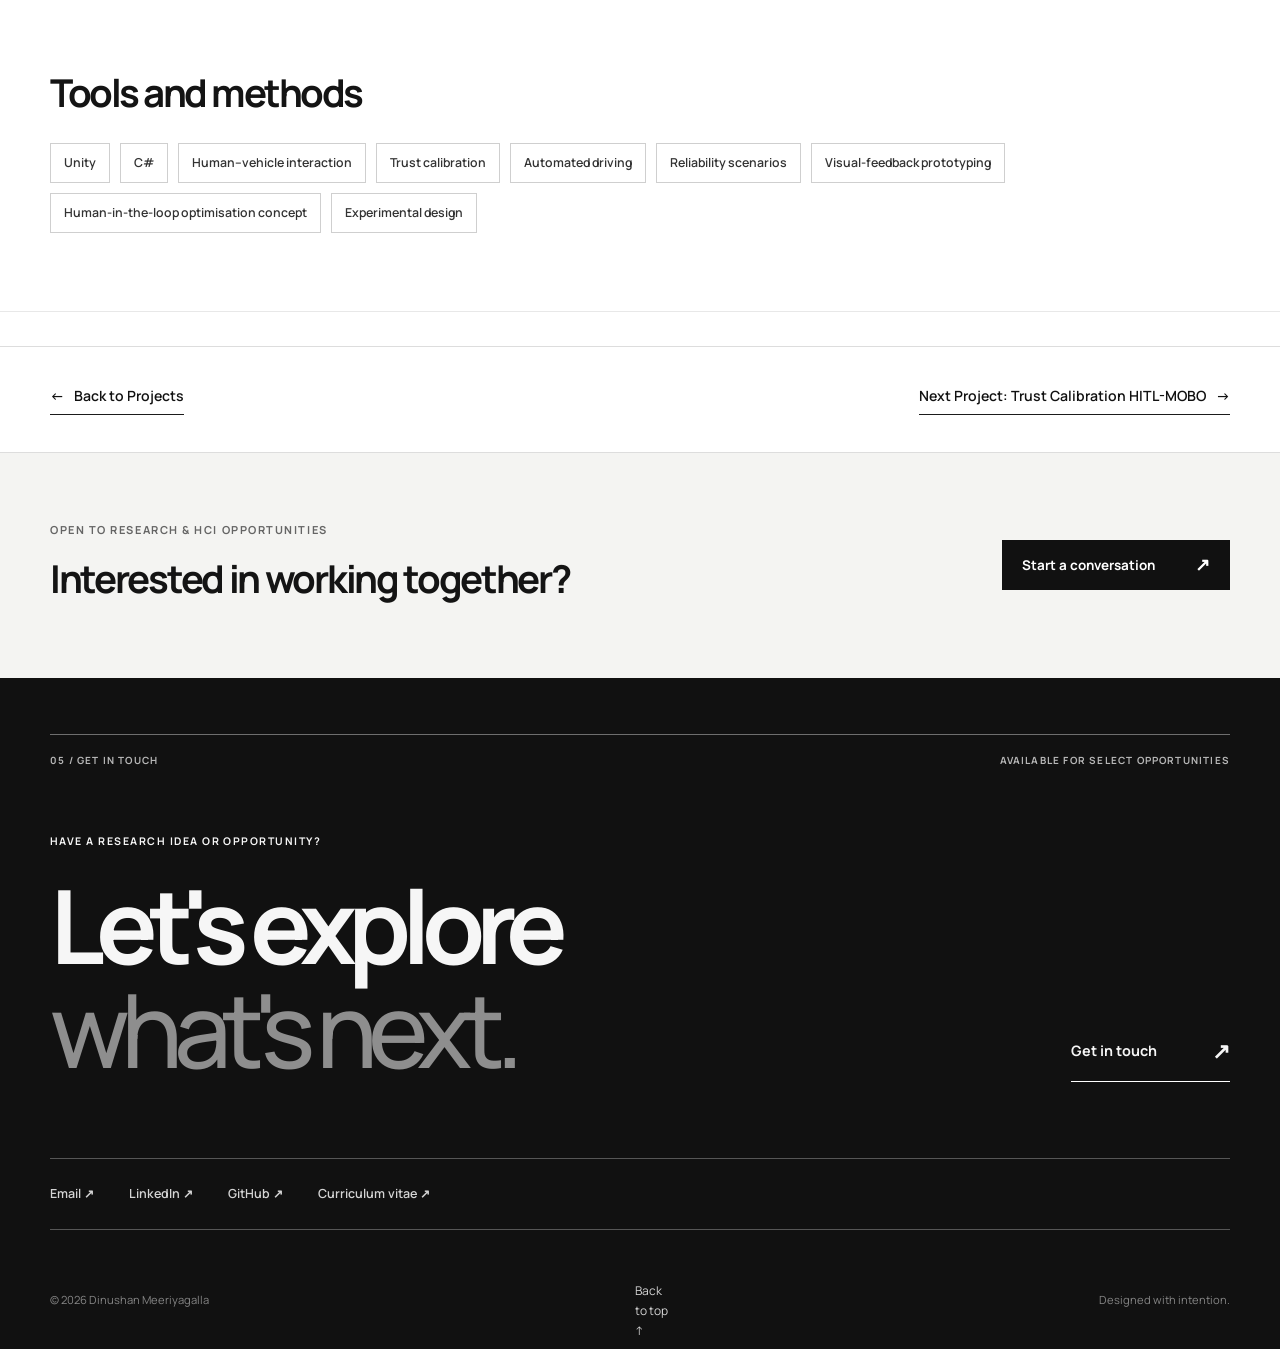
<file: project-unity-trust-calibration-prototype.html>
<!DOCTYPE html>

<html lang="en">
<head>
<meta charset="utf-8"/>
<meta content="width=device-width, initial-scale=1.0" name="viewport"/>
<title>Unity Prototype for Trust Calibration in Highly Automated Driving</title>
<meta content="An early Unity research prototype exploring reliability scenarios, visual feedback, and a planned trust-calibration study in highly automated driving." name="description"/>
<link href="https://fonts.googleapis.com" rel="preconnect"/>
<link crossorigin="" href="https://fonts.gstatic.com" rel="preconnect"/>
<link href="https://fonts.googleapis.com/css2?family=Manrope:wght@400;500;600;700;800&amp;display=swap" rel="stylesheet"/>
<link href="assets/favicon.svg" rel="icon" type="image/svg+xml"/>
<link href="style.css" rel="stylesheet"/>
<link href="redesign.css" rel="stylesheet"/></head>
<body class="project-detail-page project-unity-prototype-page editorial-site interior-page">
<a class="skip-link" href="#main">Skip to content</a>
<header class="site-header" id="top"><div class="container header-inner">
<a aria-label="Dinushan Meeriyagalla homepage" class="logo" href="index.html#home">D<span class="wordmark-separator">/</span>M<span class="wordmark-dot">.</span><span class="logo-caption">DINUSHAN MEERIYAGALLA<br/>HCI / RESEARCH / DESIGN</span></a>
<button aria-controls="primary-navigation" aria-expanded="false" aria-label="Toggle navigation" class="nav-toggle"><span></span><span></span></button>
<nav aria-label="Main navigation" class="site-nav" id="primary-navigation"><a class="nav-link" href="index.html#projects">Work</a><a class="nav-link" href="index.html#research">Expertise</a><a class="nav-link" href="index.html#about">About</a><a class="nav-link" href="cv.html">CV</a><a class="nav-link nav-contact" href="index.html#contact">Let's talk <span aria-hidden="true">↗</span></a></nav>
</div></header>
<main class="project-detail-main" id="main">
<section class="project-hero-section">
<div class="container project-hero-grid project-hero-grid--stacked-title">
<div class="project-heading project-hero-title-block reveal">
<p class="eyebrow">Unity research prototype · Study not conducted in this version</p>
<h1>Unity Prototype for Trust Calibration in Highly Automated Driving</h1>
</div>
<div class="project-hero-copy reveal">
<p class="project-summary">
            This was an early Unity prototype created for a planned study about trust in highly automated driving. I used it to explore reliability scenarios, visual-feedback ideas, and a possible 3 × 3 study design. The research direction later changed, and this version was not used with participants.
          </p>
<dl class="project-meta project-meta-wide">
<div class="project-meta-item">
<dt>What I worked on</dt>
<dd>Unity implementation and study-design support</dd>
</div>
<div class="project-meta-item">
<dt>Collaborator</dt>
<dd>Seyma Karabacak</dd>
</div>
<div class="project-meta-item">
<dt>Supervision</dt>
<dd>Pascal Jansen</dd>
</div>
<div class="project-meta-item">
<dt>Area</dt>
<dd>Human–vehicle interaction, trust calibration, automated driving, and adaptive interfaces</dd>
</div>
<div class="project-meta-item">
<dt>Status</dt>
<dd>Prototype completed; participant study not conducted in this version</dd>
</div>
<div class="project-meta-item">
<dt>Tools</dt>
<dd>Unity, C#, experimental design, automated-driving scenarios, and visual-feedback prototyping</dd>
</div>
</dl>
</div>
<div class="project-hero-visual reveal">
<figure class="project-hero-figure ai-image-shell">
<img alt="AI-generated illustration for the automated-driving Unity prototype." src="assets/unity-trust-calibration-prototype/User_Interface_Optimization_on_Trust_Calibration_in_Highly_Automated_Driving_cover_image.png"/>
<span class="ai-image-note">AI-generated illustration for the automated-driving Unity prototype.</span>
</figure>
</div>
</div>
</section>
<section class="section">
<div class="container">
<div class="section-heading section-heading-compact reveal">
<h2>About the project</h2>
</div>
<div class="section-copy reveal">
<p>
            Appropriate trust means that a person’s trust matches what an automated system can reliably do. Too much trust and too little trust can both cause problems. This prototype explored how in-vehicle visual feedback might help users understand different levels of system reliability.
          </p>
</div>
</div>
</section>
<section class="section study-design-section">
<div class="container">
<div class="section-heading section-heading-compact reveal">
<h2>Planned study design</h2>
</div>
<div class="prototype-media-split reveal">
<div class="section-copy">
<p>
              The proposed 3 × 3 design combined three visualisation conditions with three levels of system reliability.
            </p>
<p>
              The idea was to compare whether adaptive, human-in-the-loop optimisation could support trust more effectively than a fixed visualisation or no visualisation.
            </p>
</div>
<figure class="prototype-media-card study-design-map-card">
<img alt="Route and scenario map used to place reliability-related events across the driving prototype." src="assets/unity-trust-calibration-prototype/scenario-map.png"/>
<figcaption>
              Route layout used to place reliability-related events across the driving scenario.
            </figcaption>
</figure>
</div>
<div class="fact-grid">
<article class="fact-card reveal">
<h3>Visualisation conditions</h3>
<ul class="compact-list">
<li>Optimised visualisation</li>
<li>Static visualisation</li>
<li>No visualisation</li>
</ul>
</article>
<article class="fact-card reveal">
<h3>Reliability levels</h3>
<ul class="compact-list">
<li>Low reliability</li>
<li>Medium reliability</li>
<li>High reliability</li>
</ul>
</article>
<article class="fact-card reveal">
<h3>Intended measures</h3>
<ul class="compact-list">
<li>Trust calibration</li>
<li>Cognitive load</li>
<li>Visual appeal</li>
</ul>
</article>
</div>
</div>
</section>
<section class="section">
<div class="container">
<div class="section-heading section-heading-compact reveal">
<h2>What I did</h2>
</div>
<div class="section-copy reveal">
<p>
            I translated the study idea into a Unity prototype. I worked on the experimental structure, implemented reliability-related scenarios, explored different visual-feedback concepts, and prepared the technical setup for the proposed comparison.
          </p>
</div>
</div>
</section>
<section class="section unity-implementation-section">
<div class="container">
<div class="section-heading section-heading-compact reveal">
<h2>Scenario implementation</h2>
</div>
<div class="prototype-media-split reveal">
<div class="section-copy">
<p>
              The prototype represented reliability through events and visual changes inside an automated-driving scene. The scenarios included pedestrian crossings, false-positive and false-negative detections, occluded areas, perception-coverage cues, trajectory displays, and segmentation-based highlighting.
            </p>
</div>
<figure class="prototype-media-card unity-video-card">
<video autoplay="" class="project-demo-video" controls="" loop="" muted="" playsinline="" src="assets/unity-trust-calibration-prototype/reliability-in-action.mp4"></video>
<figcaption>
              Unity prototype example of a low-reliability pedestrian-crossing situation.
            </figcaption>
</figure>
</div>
<div class="fact-grid">
<article class="fact-card reveal">
<h3>Pedestrian crossings</h3>
<p>Pedestrian events were used to test how visual feedback could communicate a road user’s presence under different reliability levels.</p>
</article>
<article class="fact-card reveal">
<h3>Detection errors</h3>
<p>False-positive and false-negative examples represented cases where the system detected something incorrectly or missed a relevant road user.</p>
</article>
<article class="fact-card reveal">
<h3>Visual feedback inside the scene</h3>
<p>Trajectory and segmentation cues were explored as ways of showing expected movement and highlighting objects or areas that were relevant to the automated system.</p>
</article>
</div>
</div>
</section>
<section class="section reliability-visualization-section">
<div class="container">
<div class="section-heading section-heading-compact reveal">
<h2>Visual concepts</h2>
</div>
<div class="section-copy reveal">
<p>
            The prototype explored several visual concepts for communicating reliability-related information inside the driving scene.
          </p>
</div>
<div class="reliability-visual-row reveal">
<div class="reliability-visual-copy">
<h3>Pedestrian icon</h3>
<p>
              A pedestrian icon was used to explore how the interface could draw attention to a crossing event.
            </p>
</div>
<figure class="prototype-media-card reliability-visual-media">
<img alt="Pedestrian-icon concept for a crossing scenario." src="assets/unity-trust-calibration-prototype/pedestrian-icon-visualization.png"/>
<figcaption>
              Pedestrian-icon concept for a crossing scenario.
            </figcaption>
</figure>
</div>
<div class="reliability-visual-row reliability-visual-row--reverse reveal">
<div class="reliability-visual-copy">
<h3>Occlusion highlighting</h3>
<p>
              Occlusion highlighting represented areas where a pedestrian or another road user might be hidden or missed.
            </p>
</div>
<figure class="prototype-media-card reliability-visual-media">
<img alt="Occlusion-highlighting concept for false-positive and false-negative situations." src="assets/unity-trust-calibration-prototype/occlusion-highlighting.jpg"/>
<figcaption>
              Occlusion-highlighting concept for false-positive and false-negative situations.
            </figcaption>
</figure>
</div>
<div class="reliability-visual-row reveal">
<div class="reliability-visual-copy">
<h3>Covered areas</h3>
<p>
              Coverage visualisation showed which parts of the environment were observed by the system and which areas remained uncertain.
            </p>
</div>
<figure class="prototype-media-card reliability-visual-media">
<img alt="Covered-area concept for showing perception coverage and uncertainty." src="assets/unity-trust-calibration-prototype/covered-areas.png"/>
<figcaption>
              Covered-area concept for showing perception coverage and uncertainty.
            </figcaption>
</figure>
</div>
<div class="reliability-visual-row reliability-visual-row--reverse reveal">
<div class="reliability-visual-copy">
<h3>Trajectories</h3>
<p>
              Trajectory cues showed expected movement paths to help the user understand what might happen next.
            </p>
</div>
<figure class="prototype-media-card reliability-visual-media">
<img alt="Trajectory concept showing an expected movement path." src="assets/unity-trust-calibration-prototype/trajectories.jpg"/>
<figcaption>
              Trajectory concept showing an expected movement path.
            </figcaption>
</figure>
</div>
<div class="reliability-visual-row reveal">
<div class="reliability-visual-copy">
<h3>Segmentation highlighting</h3>
<p>
              Segmentation-based highlighting applied visual emphasis to scene objects at rates linked to the planned reliability condition.
            </p>
</div>
<figure class="prototype-media-card reliability-visual-media">
<img alt="Segmentation-based feedback with reliability-dependent application rates." src="assets/unity-trust-calibration-prototype/segmentation-highlighting.png"/>
<figcaption>
              Segmentation-based feedback with reliability-dependent application rates.
            </figcaption>
</figure>
</div>
</div>
</section>
<section class="section status-section">
<div class="container">
<div class="section-heading section-heading-compact reveal">
<h2>Current status</h2>
</div>
<div class="status-grid prototype-status-grid">
<article class="status-card reveal">
<p>
              This project ended at the prototype and study-design stage. No participant data were collected with this version. The research direction was later revised and developed into a separate participant study, which is presented on the Trust Calibration HITL-MOBO project page.
            </p>
</article>
</div>
</div>
</section>
<section class="section project-tags-section">
<div class="container">
<div class="section-heading section-heading-compact reveal">
<h2>Tools and methods</h2>
</div>
<div aria-label="Tools and methods" class="project-tag-list reveal">
<span class="project-tag">Unity</span>
<span class="project-tag">C#</span>
<span class="project-tag">Human–vehicle interaction</span>
<span class="project-tag">Trust calibration</span>
<span class="project-tag">Automated driving</span>
<span class="project-tag">Reliability scenarios</span>
<span class="project-tag">Visual-feedback prototyping</span>
<span class="project-tag">Human-in-the-loop optimisation concept</span>
<span class="project-tag">Experimental design</span>
</div>
</div>
</section>
<section class="project-pagination">
<div class="container project-pagination-inner">
<a class="project-nav-link" href="index.html#projects">
<span aria-hidden="true">←</span>
          Back to Projects
        </a>
<a class="project-nav-link" href="project-trust-calibration.html">
          Next Project: Trust Calibration HITL-MOBO
          <span aria-hidden="true">→</span>
</a>
</div>
</section>
<section class="interior-cta"><div class="container"><div><p class="tiny-label">OPEN TO RESEARCH &amp; HCI OPPORTUNITIES</p><h2>Interested in working together?</h2></div><a class="button-arrow button-solid" href="mailto:dinushanmeeriyagalla20@gmail.com">Start a conversation <span aria-hidden="true">↗</span></a></div></section></main>
<footer class="site-footer" id="contact"><div class="container footer-editorial">
<div class="footer-topline"><span>05 / GET IN TOUCH</span><span>AVAILABLE FOR SELECT OPPORTUNITIES</span></div>
<div class="footer-main"><div><p class="footer-kicker">HAVE A RESEARCH IDEA OR OPPORTUNITY?</p><h2>Let's explore<br/><em>what's next.</em></h2></div><a class="footer-email" href="mailto:dinushanmeeriyagalla20@gmail.com">Get in touch <span aria-hidden="true">↗</span></a></div>
<div class="footer-links"><a href="mailto:dinushanmeeriyagalla20@gmail.com">Email ↗</a><a href="https://linkedin.com/in/dinushanm" rel="noopener noreferrer" target="_blank">LinkedIn ↗</a><a href="https://github.com/dinushan20" rel="noopener noreferrer" target="_blank">GitHub ↗</a><a href="cv.html">Curriculum vitae ↗</a></div>
<div class="footer-bottom"><span>© <span id="year">2026</span> Dinushan Meeriyagalla</span><a class="back-to-top" href="#top">Back to top ↑</a><span>Designed with intention.</span></div>
</div></footer>
<script src="script.js"></script>
</body>
</html>
</file>
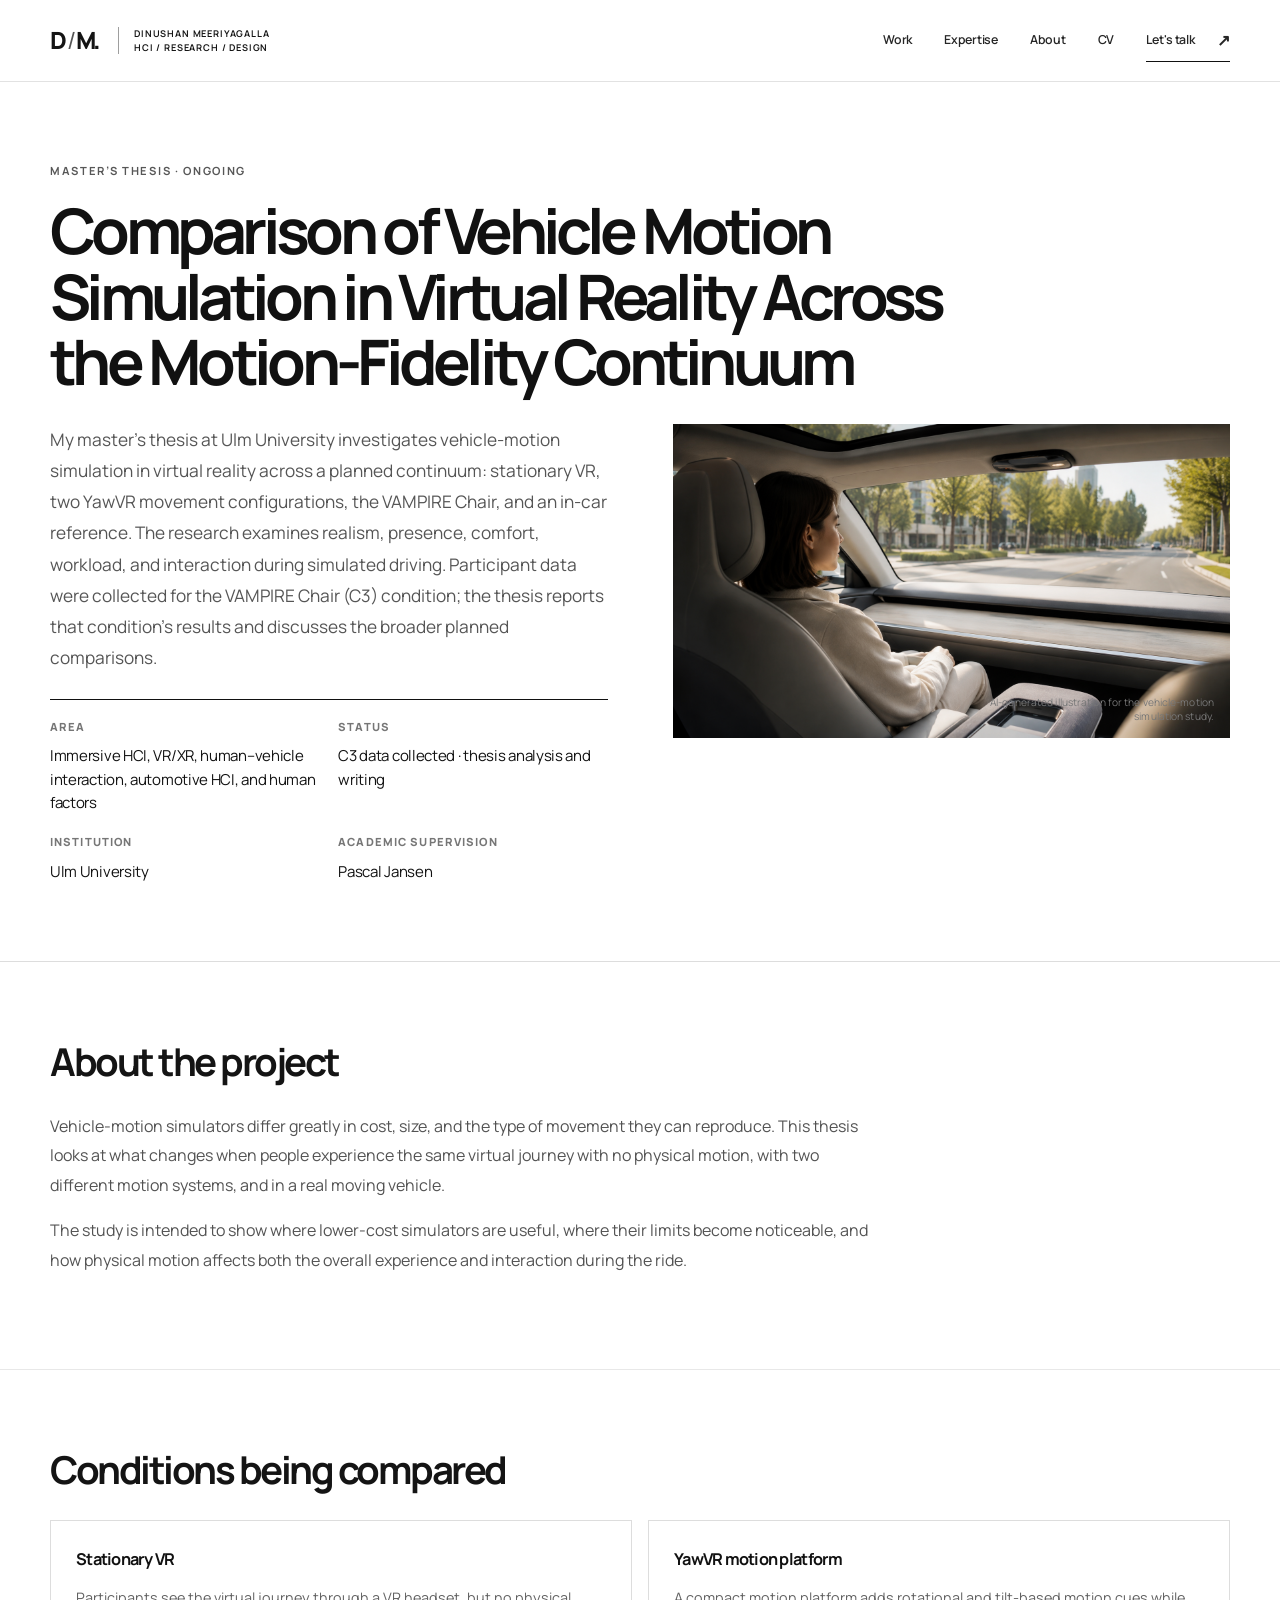
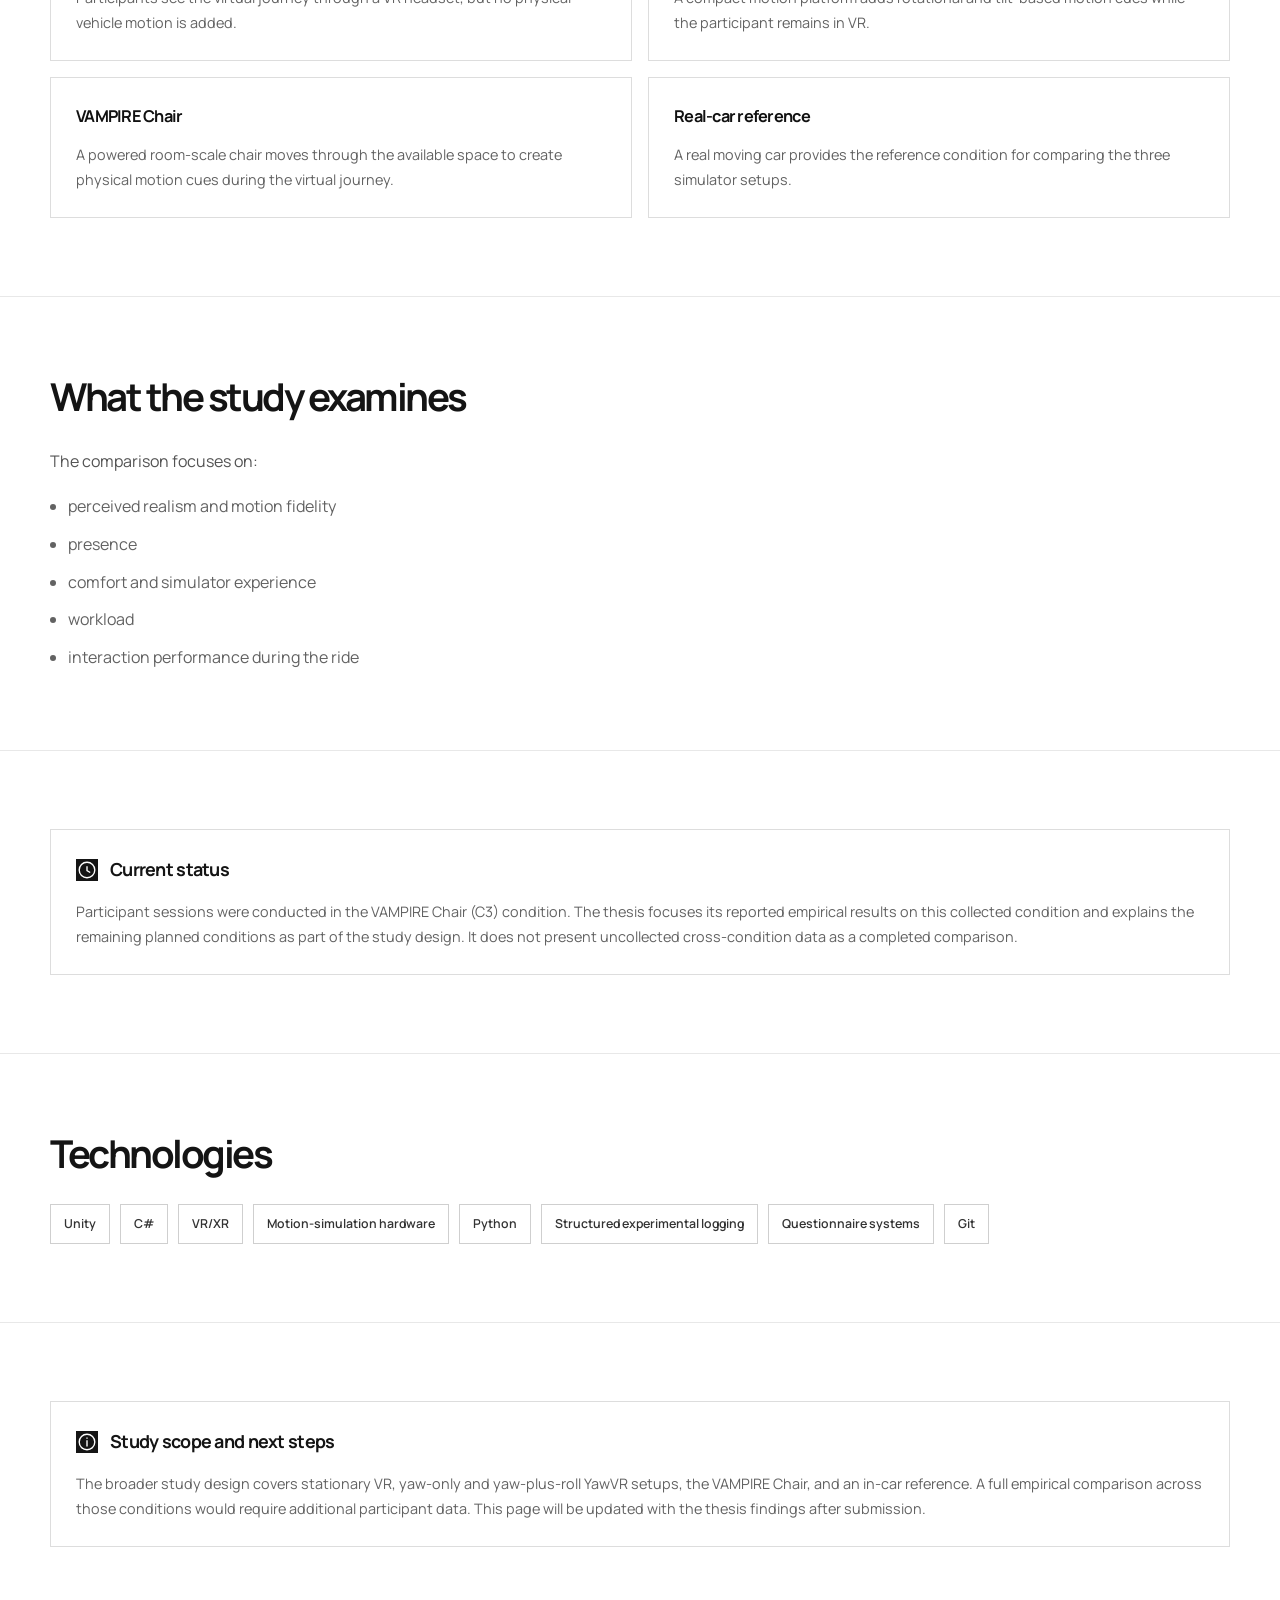
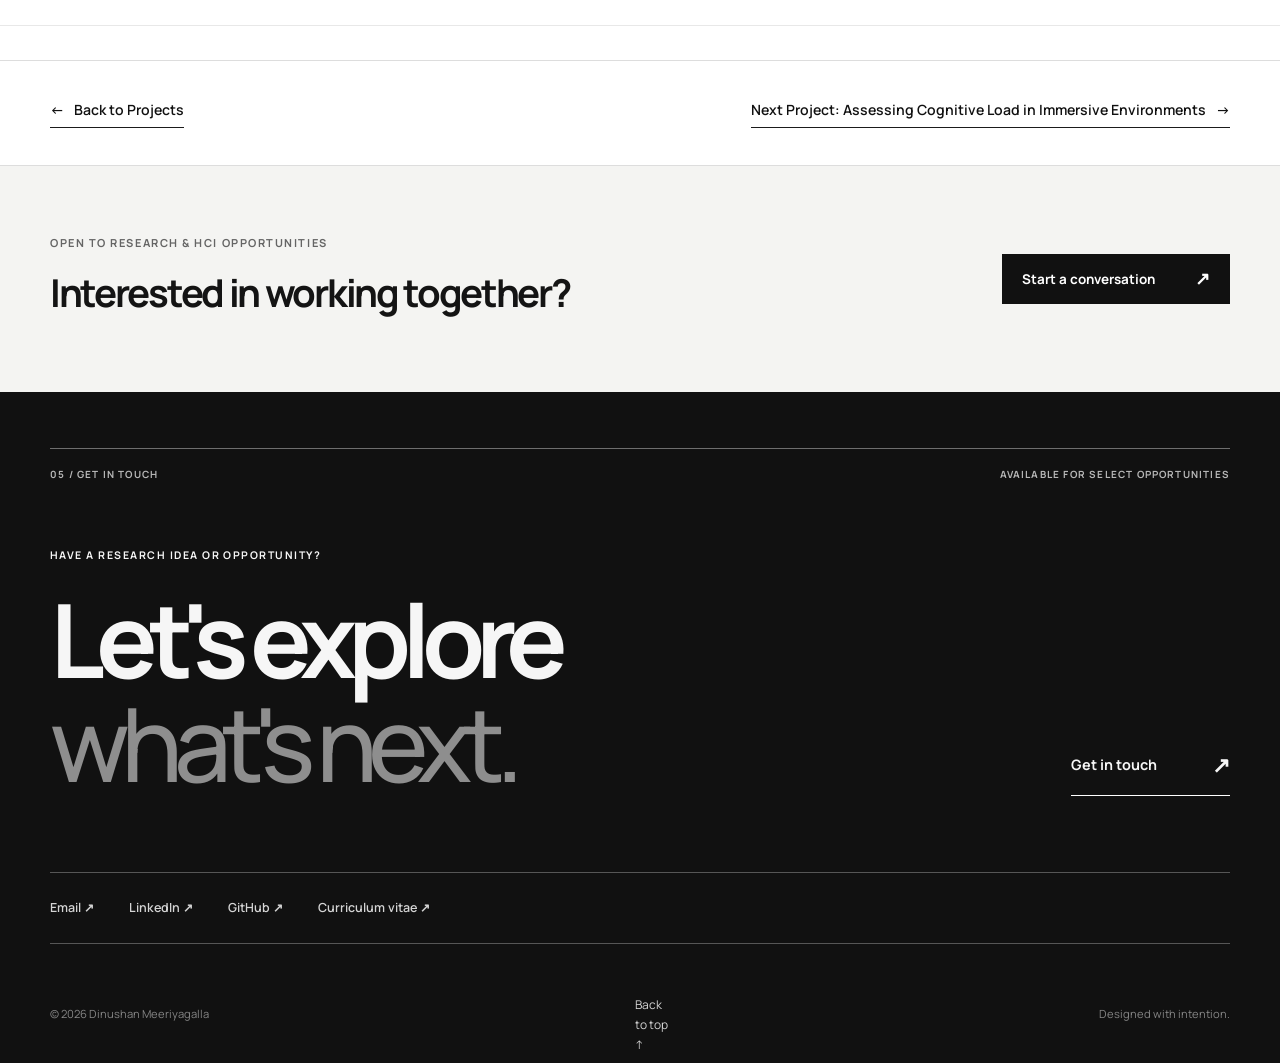
<file: project-vehicle-motion-simulation.html>
<!DOCTYPE html>

<html lang="en">
<head>
<meta charset="utf-8"/>
<meta content="width=device-width, initial-scale=1.0" name="viewport"/>
<title>Comparison of Vehicle Motion Simulation in Virtual Reality Across the Motion-Fidelity Continuum | Master’s Thesis</title>
<meta content="Dinushan Meeriyagalla’s master’s thesis comparing stationary VR, YawVR, the room-scale VAMPIRE Chair, and a real-car reference at Ulm University." name="description"/>
<meta content="Comparison of Vehicle Motion Simulation in Virtual Reality Across the Motion-Fidelity Continuum" property="og:title"/>
<meta content="Dinushan Meeriyagalla’s master’s thesis comparing stationary VR, YawVR, the room-scale VAMPIRE Chair, and a real-car reference at Ulm University." property="og:description"/>
<meta content="article" property="og:type"/>
<link href="https://fonts.googleapis.com" rel="preconnect"/>
<link crossorigin="" href="https://fonts.gstatic.com" rel="preconnect"/>
<link href="https://fonts.googleapis.com/css2?family=Manrope:wght@400;500;600;700;800&amp;display=swap" rel="stylesheet"/>
<link href="assets/favicon.svg" rel="icon" type="image/svg+xml"/>
<link href="style.css" rel="stylesheet"/>
<link href="redesign.css" rel="stylesheet"/></head>
<body class="project-detail-page editorial-site interior-page">
<a class="skip-link" href="#main">Skip to content</a>
<header class="site-header" id="top"><div class="container header-inner">
<a aria-label="Dinushan Meeriyagalla homepage" class="logo" href="index.html#home">D<span class="wordmark-separator">/</span>M<span class="wordmark-dot">.</span><span class="logo-caption">DINUSHAN MEERIYAGALLA<br/>HCI / RESEARCH / DESIGN</span></a>
<button aria-controls="primary-navigation" aria-expanded="false" aria-label="Toggle navigation" class="nav-toggle"><span></span><span></span></button>
<nav aria-label="Main navigation" class="site-nav" id="primary-navigation"><a class="nav-link" href="index.html#projects">Work</a><a class="nav-link" href="index.html#research">Expertise</a><a class="nav-link" href="index.html#about">About</a><a class="nav-link" href="cv.html">CV</a><a class="nav-link nav-contact" href="index.html#contact">Let's talk <span aria-hidden="true">↗</span></a></nav>
</div></header>
<main class="project-detail-main" id="main">
<section class="project-hero-section">
<div class="container project-hero-grid project-hero-grid--stacked-title">
<div class="project-heading project-hero-title-block reveal">
<p class="eyebrow">Master’s thesis · Ongoing</p>
<h1>Comparison of Vehicle Motion Simulation in Virtual Reality Across the Motion-Fidelity Continuum</h1>
</div>
<div class="project-hero-copy reveal">
<p class="project-summary">My master’s thesis at Ulm University investigates vehicle-motion simulation in virtual reality across a planned continuum: stationary VR, two YawVR movement configurations, the VAMPIRE Chair, and an in-car reference. The research examines realism, presence, comfort, workload, and interaction during simulated driving. Participant data were collected for the VAMPIRE Chair (C3) condition; the thesis reports that condition’s results and discusses the broader planned comparisons.</p>
<dl class="project-meta project-meta-wide">
<div class="project-meta-item">
<dt>Area</dt>
<dd>Immersive HCI, VR/XR, human–vehicle interaction, automotive HCI, and human factors</dd>
</div>
<div class="project-meta-item">
<dt>Status</dt>
<dd>C3 data collected · thesis analysis and writing</dd>
</div>
<div class="project-meta-item">
<dt>Institution</dt>
<dd>Ulm University</dd>
</div>
<div class="project-meta-item">
<dt>Academic supervision</dt>
<dd>Pascal Jansen</dd>
</div>
</dl>
</div>
<figure class="project-hero-visual project-hero-figure ai-image-shell reveal">
<img alt="AI-generated illustration for the vehicle-motion simulation study." src="assets/cover-image-low-cost-driving_sim_comparison.png"/>
<span class="ai-image-note">AI-generated illustration for the vehicle-motion simulation study.</span>
</figure>
</div>
</section>
<section class="section">
<div class="container">
<div class="section-heading section-heading-compact reveal">
<h2>About the project</h2>
</div>
<div class="section-copy reveal">
<p>
            Vehicle-motion simulators differ greatly in cost, size, and the type of movement they can reproduce. This thesis looks at what changes when people experience the same virtual journey with no physical motion, with two different motion systems, and in a real moving vehicle.
          </p>
<p>
            The study is intended to show where lower-cost simulators are useful, where their limits become noticeable, and how physical motion affects both the overall experience and interaction during the ride.
          </p>
</div>
</div>
</section>
<section class="section">
<div class="container">
<div class="section-heading section-heading-compact reveal">
<h2>Conditions being compared</h2>
</div>
<div class="fact-grid">
<article class="fact-card reveal">
<h3>Stationary VR</h3>
<p>Participants see the virtual journey through a VR headset, but no physical vehicle motion is added.</p>
</article>
<article class="fact-card reveal">
<h3>YawVR motion platform</h3>
<p>A compact motion platform adds rotational and tilt-based motion cues while the participant remains in VR.</p>
</article>
<article class="fact-card reveal">
<h3>VAMPIRE Chair</h3>
<p>A powered room-scale chair moves through the available space to create physical motion cues during the virtual journey.</p>
</article>
<article class="fact-card reveal">
<h3>Real-car reference</h3>
<p>A real moving car provides the reference condition for comparing the three simulator setups.</p>
</article>
</div>
</div>
</section>
<section class="section">
<div class="container">
<div class="section-heading section-heading-compact reveal">
<h2>What the study examines</h2>
</div>
<div class="section-copy reveal">
<p>The comparison focuses on:</p>
<ul class="compact-list">
<li>perceived realism and motion fidelity</li>
<li>presence</li>
<li>comfort and simulator experience</li>
<li>workload</li>
<li>interaction performance during the ride</li>
</ul>
</div>
</div>
</section>
<section class="section status-section">
<div class="container">
<article class="status-card reveal">
<div class="detail-card-head">
<span aria-hidden="true" class="detail-card-icon">
<svg viewbox="0 0 24 24">
<path d="M12 2.75A9.25 9.25 0 1 1 2.75 12 9.26 9.26 0 0 1 12 2.75Zm0 1.5A7.75 7.75 0 1 0 19.75 12 7.76 7.76 0 0 0 12 4.25Zm.75 3.75v4.19l3.13 1.86-.76 1.29-3.87-2.3V8Z"></path>
</svg>
</span>
<h2>Current status</h2>
</div>
<p>Participant sessions were conducted in the VAMPIRE Chair (C3) condition. The thesis focuses its reported empirical results on this collected condition and explains the remaining planned conditions as part of the study design. It does not present uncollected cross-condition data as a completed comparison.</p>
</article>
</div>
</section>
<section class="section project-tags-section">
<div class="container">
<div class="section-heading section-heading-compact reveal">
<h2>Technologies</h2>
</div>
<div aria-label="Technologies" class="project-tag-list reveal">
<span class="project-tag">Unity</span>
<span class="project-tag">C#</span>
<span class="project-tag">VR/XR</span>
<span class="project-tag">Motion-simulation hardware</span>
<span class="project-tag">Python</span>
<span class="project-tag">Structured experimental logging</span>
<span class="project-tag">Questionnaire systems</span>
<span class="project-tag">Git</span>
</div>
</div>
</section>
<section class="section status-section">
<div class="container">
<article class="status-card reveal">
<div class="detail-card-head">
<span aria-hidden="true" class="detail-card-icon">
<svg viewbox="0 0 24 24">
<path d="M11.25 7h1.5v1.5h-1.5Zm0 3h1.5v7h-1.5ZM12 2.75A9.25 9.25 0 1 1 2.75 12 9.26 9.26 0 0 1 12 2.75Zm0 1.5A7.75 7.75 0 1 0 19.75 12 7.76 7.76 0 0 0 12 4.25Z"></path>
</svg>
</span>
<h2>Study scope and next steps</h2>
</div>
<p>The broader study design covers stationary VR, yaw-only and yaw-plus-roll YawVR setups, the VAMPIRE Chair, and an in-car reference. A full empirical comparison across those conditions would require additional participant data. This page will be updated with the thesis findings after submission.</p>
</article>
</div>
</section>
<section class="project-pagination">
<div class="container project-pagination-inner">
<a class="project-nav-link" href="index.html#projects">
<span aria-hidden="true">←</span>
          Back to Projects
        </a>
<a class="project-nav-link" href="project-cognitive-load-immersive.html">
          Next Project: Assessing Cognitive Load in Immersive Environments
          <span aria-hidden="true">→</span>
</a>
</div>
</section>
<section class="interior-cta"><div class="container"><div><p class="tiny-label">OPEN TO RESEARCH &amp; HCI OPPORTUNITIES</p><h2>Interested in working together?</h2></div><a class="button-arrow button-solid" href="mailto:dinushanmeeriyagalla20@gmail.com">Start a conversation <span aria-hidden="true">↗</span></a></div></section></main>
<footer class="site-footer" id="contact"><div class="container footer-editorial">
<div class="footer-topline"><span>05 / GET IN TOUCH</span><span>AVAILABLE FOR SELECT OPPORTUNITIES</span></div>
<div class="footer-main"><div><p class="footer-kicker">HAVE A RESEARCH IDEA OR OPPORTUNITY?</p><h2>Let's explore<br/><em>what's next.</em></h2></div><a class="footer-email" href="mailto:dinushanmeeriyagalla20@gmail.com">Get in touch <span aria-hidden="true">↗</span></a></div>
<div class="footer-links"><a href="mailto:dinushanmeeriyagalla20@gmail.com">Email ↗</a><a href="https://linkedin.com/in/dinushanm" rel="noopener noreferrer" target="_blank">LinkedIn ↗</a><a href="https://github.com/dinushan20" rel="noopener noreferrer" target="_blank">GitHub ↗</a><a href="cv.html">Curriculum vitae ↗</a></div>
<div class="footer-bottom"><span>© <span id="year">2026</span> Dinushan Meeriyagalla</span><a class="back-to-top" href="#top">Back to top ↑</a><span>Designed with intention.</span></div>
</div></footer>
<script src="script.js"></script>
</body>
</html>
</file>
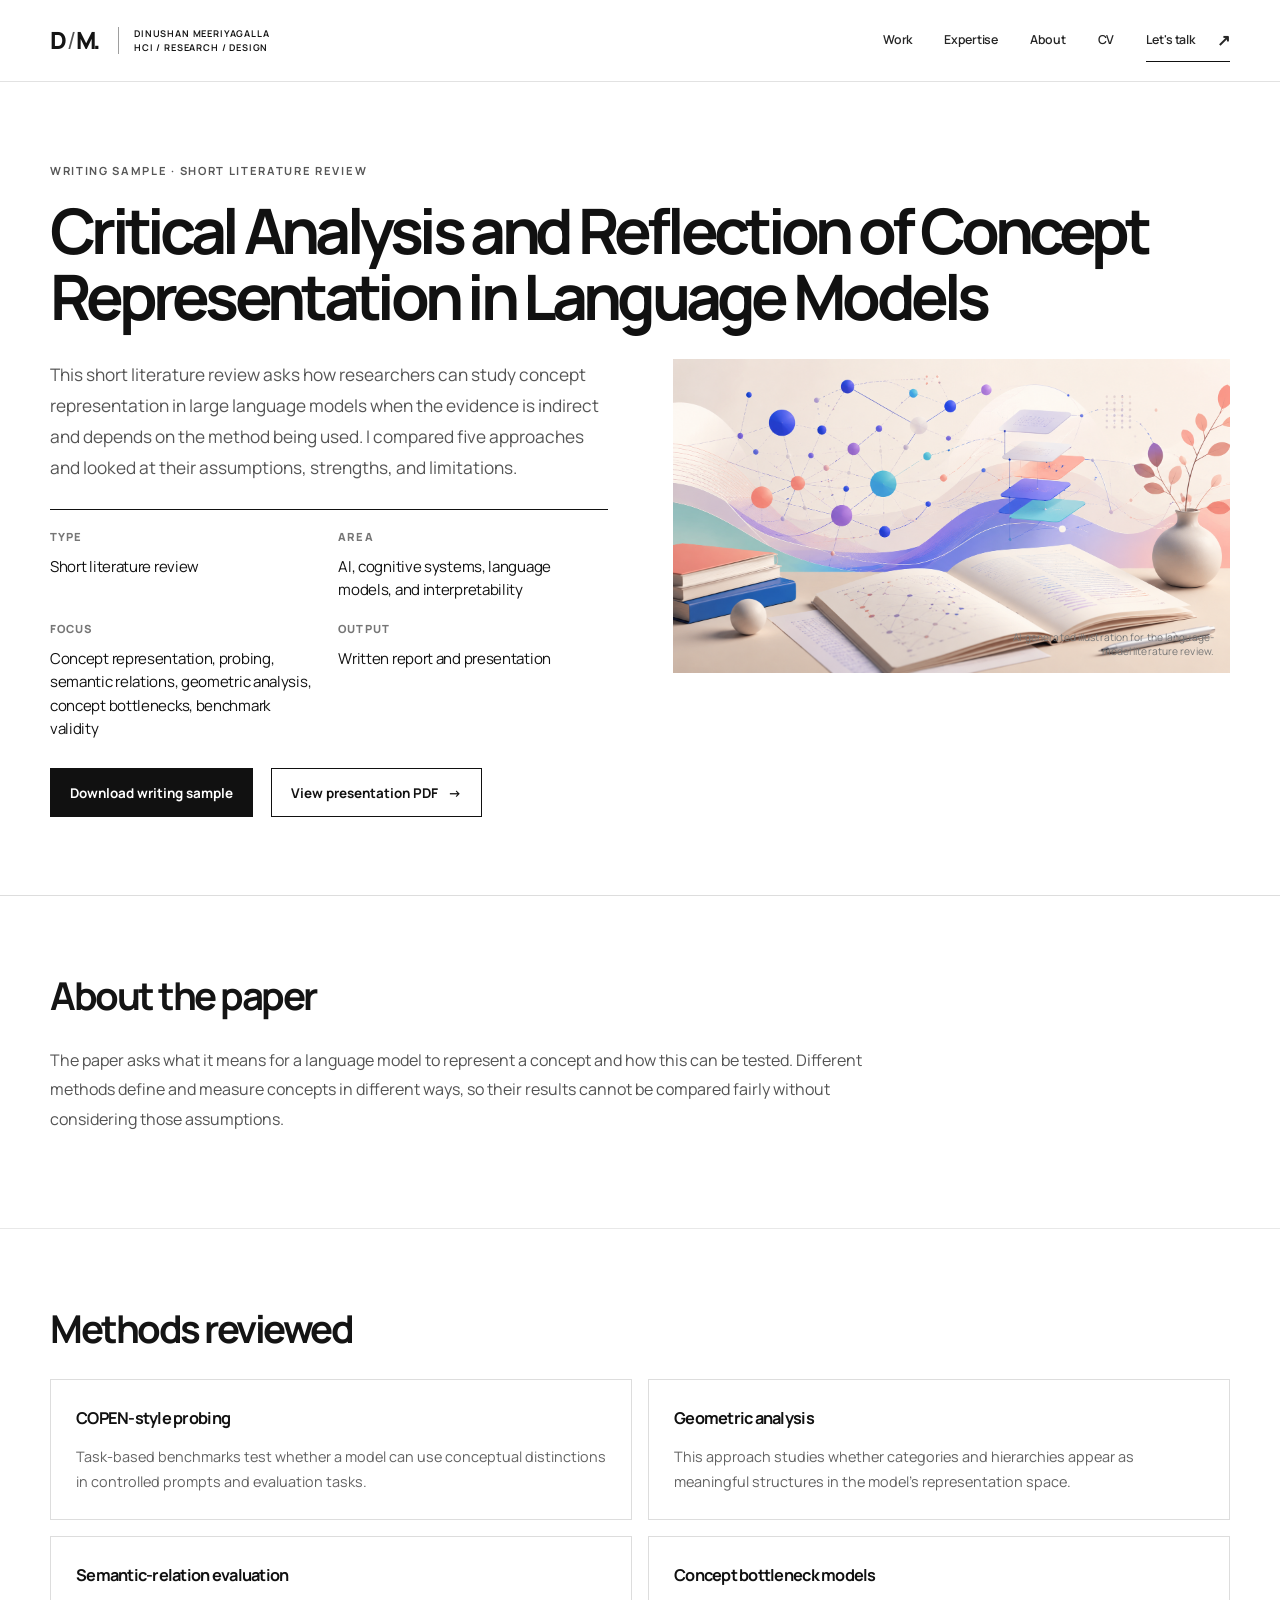
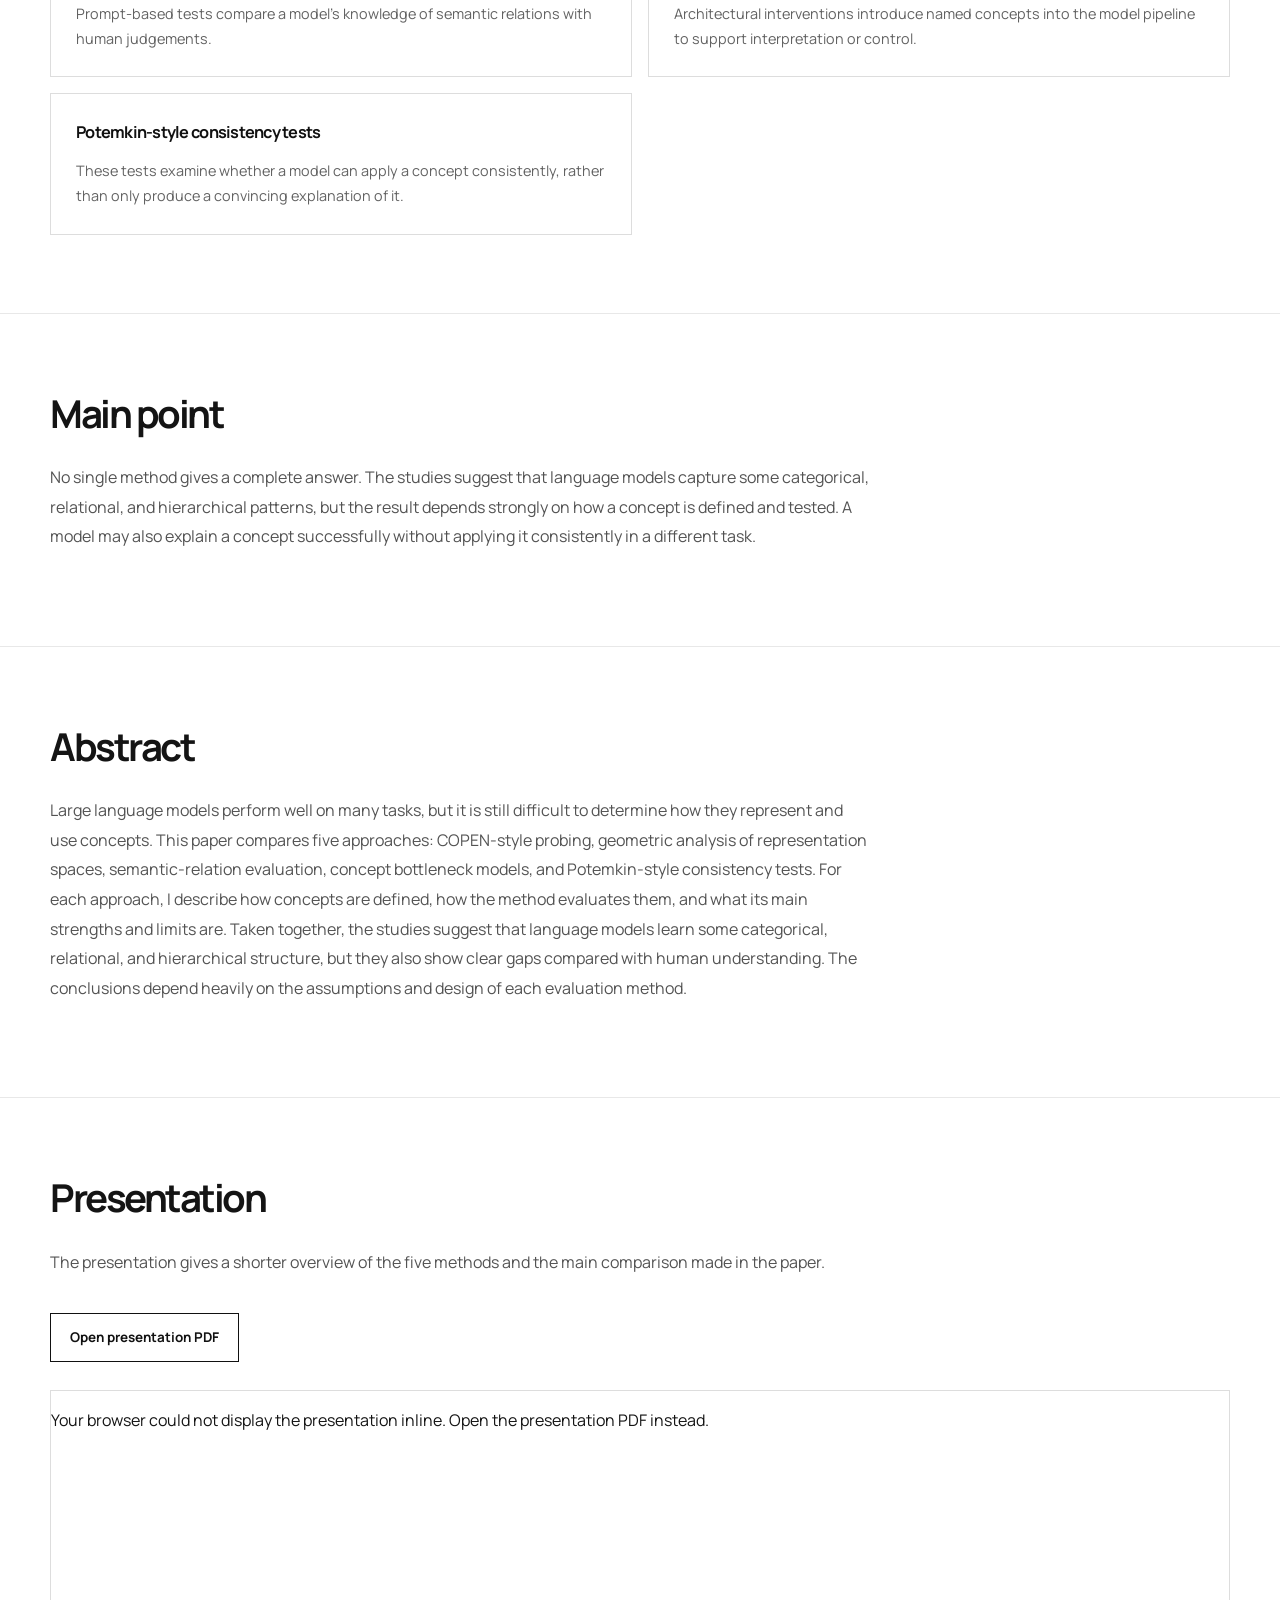
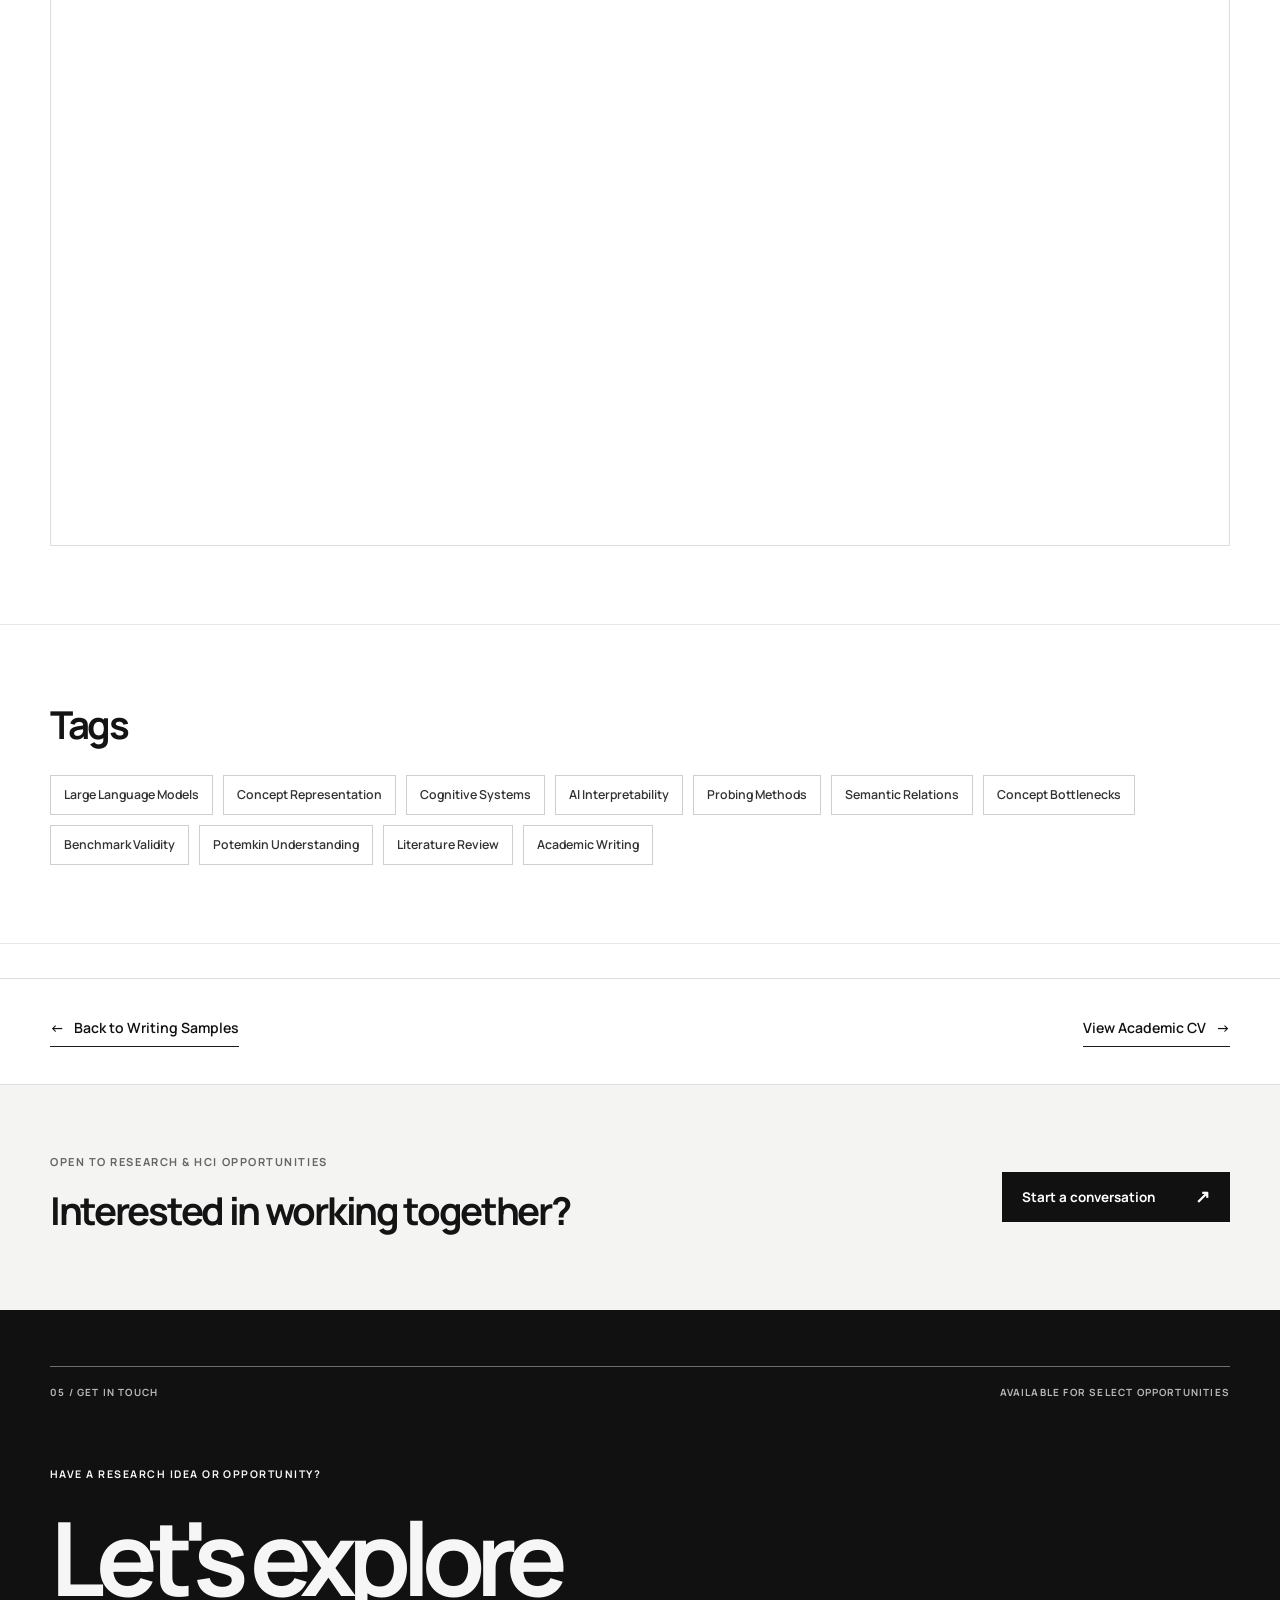
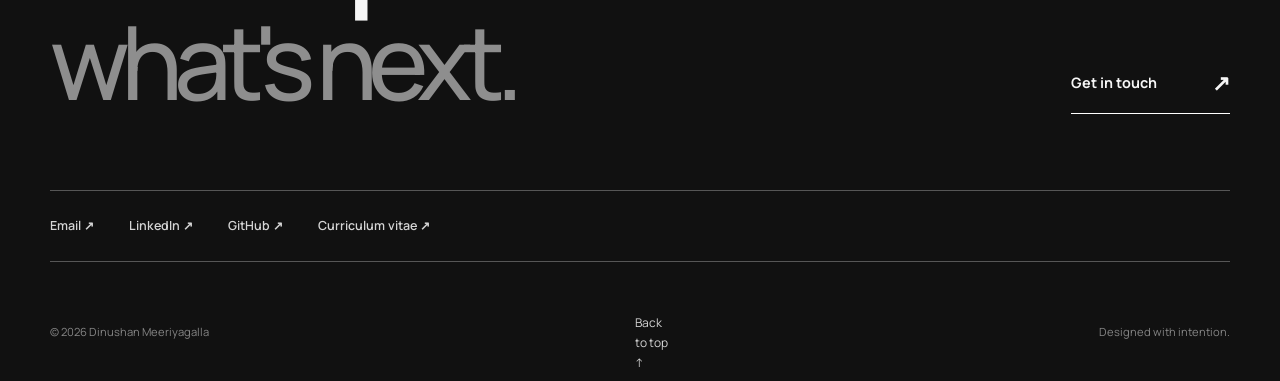
<file: writing-concept-representation-language-models.html>
<!DOCTYPE html>

<html lang="en">
<head>
<meta charset="utf-8"/>
<meta content="width=device-width, initial-scale=1.0" name="viewport"/>
<title>Critical Analysis and Reflection of Concept Representation in Language Models</title>
<meta content="A short literature review comparing five approaches to studying concept representation in large language models." name="description"/>
<link href="https://fonts.googleapis.com" rel="preconnect"/>
<link crossorigin="" href="https://fonts.gstatic.com" rel="preconnect"/>
<link href="https://fonts.googleapis.com/css2?family=Manrope:wght@400;500;600;700;800&amp;display=swap" rel="stylesheet"/>
<link href="assets/favicon.svg" rel="icon" type="image/svg+xml"/>
<link href="style.css" rel="stylesheet"/>
<link href="redesign.css" rel="stylesheet"/></head>
<body class="project-detail-page writing-sample-page editorial-site interior-page">
<a class="skip-link" href="#main">Skip to content</a>
<header class="site-header" id="top"><div class="container header-inner">
<a aria-label="Dinushan Meeriyagalla homepage" class="logo" href="index.html#home">D<span class="wordmark-separator">/</span>M<span class="wordmark-dot">.</span><span class="logo-caption">DINUSHAN MEERIYAGALLA<br/>HCI / RESEARCH / DESIGN</span></a>
<button aria-controls="primary-navigation" aria-expanded="false" aria-label="Toggle navigation" class="nav-toggle"><span></span><span></span></button>
<nav aria-label="Main navigation" class="site-nav" id="primary-navigation"><a class="nav-link" href="index.html#projects">Work</a><a class="nav-link" href="index.html#research">Expertise</a><a class="nav-link" href="index.html#about">About</a><a class="nav-link" href="cv.html">CV</a><a class="nav-link nav-contact" href="index.html#contact">Let's talk <span aria-hidden="true">↗</span></a></nav>
</div></header>
<main class="project-detail-main" id="main">
<section class="project-hero-section">
<div class="container project-hero-grid project-hero-grid--stacked-title">
<div class="project-heading project-hero-title-block reveal">
<p class="eyebrow">Writing sample · Short literature review</p>
<h1>Critical Analysis and Reflection of Concept Representation in Language Models</h1>
</div>
<div class="project-hero-copy reveal">
<p class="project-summary">
            This short literature review asks how researchers can study concept representation in large language models when the evidence is indirect and depends on the method being used. I compared five approaches and looked at their assumptions, strengths, and limitations.
          </p>
<dl class="project-meta project-meta-wide">
<div class="project-meta-item">
<dt>Type</dt>
<dd>Short literature review</dd>
</div>
<div class="project-meta-item">
<dt>Area</dt>
<dd>AI, cognitive systems, language models, and interpretability</dd>
</div>
<div class="project-meta-item">
<dt>Focus</dt>
<dd>Concept representation, probing, semantic relations, geometric analysis, concept bottlenecks, benchmark validity</dd>
</div>
<div class="project-meta-item">
<dt>Output</dt>
<dd>Written report and presentation</dd>
</div>
</dl>
<div class="hero-actions">
<a class="btn btn-primary" href="assets/writing/Critical_Analysis_and_Reflection_of_Concept_Representation_in_Language_Models.pdf" rel="noopener noreferrer" target="_blank">
              Download writing sample
            </a>
<a class="btn btn-secondary" href="#presentation-pdf">
              View presentation PDF
              <span aria-hidden="true">→</span>
</a>
</div>
</div>
<div class="project-hero-visual reveal">
<figure class="project-hero-figure ai-image-shell">
<img alt="AI-generated illustration for the language-model literature review." src="assets/cover-image-Critical_Analysis_and_Reflection_of_Concept_Representation.png"/>
<span class="ai-image-note">AI-generated illustration for the language-model literature review.</span>
</figure>
</div>
</div>
</section>
<section class="section">
<div class="container">
<div class="section-heading section-heading-compact reveal">
<h2>About the paper</h2>
</div>
<div class="section-copy reveal">
<p>
            The paper asks what it means for a language model to represent a concept and how this can be tested. Different methods define and measure concepts in different ways, so their results cannot be compared fairly without considering those assumptions.
          </p>
</div>
</div>
</section>
<section class="section">
<div class="container">
<div class="section-heading section-heading-compact reveal">
<h2>Methods reviewed</h2>
</div>
<div class="fact-grid">
<article class="fact-card reveal">
<h3>COPEN-style probing</h3>
<p>Task-based benchmarks test whether a model can use conceptual distinctions in controlled prompts and evaluation tasks.</p>
</article>
<article class="fact-card reveal">
<h3>Geometric analysis</h3>
<p>This approach studies whether categories and hierarchies appear as meaningful structures in the model’s representation space.</p>
</article>
<article class="fact-card reveal">
<h3>Semantic-relation evaluation</h3>
<p>Prompt-based tests compare a model’s knowledge of semantic relations with human judgements.</p>
</article>
<article class="fact-card reveal">
<h3>Concept bottleneck models</h3>
<p>Architectural interventions introduce named concepts into the model pipeline to support interpretation or control.</p>
</article>
<article class="fact-card reveal">
<h3>Potemkin-style consistency tests</h3>
<p>These tests examine whether a model can apply a concept consistently, rather than only produce a convincing explanation of it.</p>
</article>
</div>
</div>
</section>
<section class="section">
<div class="container">
<div class="section-heading section-heading-compact reveal">
<h2>Main point</h2>
</div>
<div class="section-copy reveal">
<p>
            No single method gives a complete answer. The studies suggest that language models capture some categorical, relational, and hierarchical patterns, but the result depends strongly on how a concept is defined and tested. A model may also explain a concept successfully without applying it consistently in a different task.
          </p>
</div>
</div>
</section>
<section class="section">
<div class="container">
<div class="section-heading section-heading-compact reveal">
<h2>Abstract</h2>
</div>
<div class="section-copy reveal">
<p>
            Large language models perform well on many tasks, but it is still difficult to determine how they represent and use concepts. This paper compares five approaches: COPEN-style probing, geometric analysis of representation spaces, semantic-relation evaluation, concept bottleneck models, and Potemkin-style consistency tests. For each approach, I describe how concepts are defined, how the method evaluates them, and what its main strengths and limits are. Taken together, the studies suggest that language models learn some categorical, relational, and hierarchical structure, but they also show clear gaps compared with human understanding. The conclusions depend heavily on the assumptions and design of each evaluation method.
          </p>
</div>
</div>
</section>
<section class="section" id="presentation-pdf">
<div class="container">
<div class="section-heading section-heading-compact reveal">
<h2>Presentation</h2>
</div>
<div class="section-copy reveal">
<p>
            The presentation gives a shorter overview of the five methods and the main comparison made in the paper.
          </p>
<div class="hero-actions">
<a class="btn btn-secondary" href="assets/writing/concept-representation-language-models-presentation.pdf" rel="noopener noreferrer" target="_blank">
              Open presentation PDF
            </a>
</div>
</div>
<figure class="report-figure writing-pdf-embed reveal">
<object aria-label="Embedded presentation PDF preview" data="assets/writing/concept-representation-language-models-presentation.pdf#view=FitH" type="application/pdf">
<p>
              Your browser could not display the presentation inline.
              <a href="assets/writing/concept-representation-language-models-presentation.pdf" rel="noopener noreferrer" target="_blank">
                Open the presentation PDF
              </a>
              instead.
            </p>
</object>
</figure>
</div>
</section>
<section class="section project-tags-section">
<div class="container">
<div class="section-heading section-heading-compact reveal">
<h2>Tags</h2>
</div>
<div aria-label="Writing sample tags" class="project-tag-list reveal">
<span class="project-tag">Large Language Models</span>
<span class="project-tag">Concept Representation</span>
<span class="project-tag">Cognitive Systems</span>
<span class="project-tag">AI Interpretability</span>
<span class="project-tag">Probing Methods</span>
<span class="project-tag">Semantic Relations</span>
<span class="project-tag">Concept Bottlenecks</span>
<span class="project-tag">Benchmark Validity</span>
<span class="project-tag">Potemkin Understanding</span>
<span class="project-tag">Literature Review</span>
<span class="project-tag">Academic Writing</span>
</div>
</div>
</section>
<section class="project-pagination">
<div class="container project-pagination-inner">
<a class="project-nav-link" href="index.html#writing-samples">
<span aria-hidden="true">←</span>
          Back to Writing Samples
        </a>
<a class="project-nav-link" href="cv.html">
          View Academic CV
          <span aria-hidden="true">→</span>
</a>
</div>
</section>
<section class="interior-cta"><div class="container"><div><p class="tiny-label">OPEN TO RESEARCH &amp; HCI OPPORTUNITIES</p><h2>Interested in working together?</h2></div><a class="button-arrow button-solid" href="mailto:dinushanmeeriyagalla20@gmail.com">Start a conversation <span aria-hidden="true">↗</span></a></div></section></main>
<footer class="site-footer" id="contact"><div class="container footer-editorial">
<div class="footer-topline"><span>05 / GET IN TOUCH</span><span>AVAILABLE FOR SELECT OPPORTUNITIES</span></div>
<div class="footer-main"><div><p class="footer-kicker">HAVE A RESEARCH IDEA OR OPPORTUNITY?</p><h2>Let's explore<br/><em>what's next.</em></h2></div><a class="footer-email" href="mailto:dinushanmeeriyagalla20@gmail.com">Get in touch <span aria-hidden="true">↗</span></a></div>
<div class="footer-links"><a href="mailto:dinushanmeeriyagalla20@gmail.com">Email ↗</a><a href="https://linkedin.com/in/dinushanm" rel="noopener noreferrer" target="_blank">LinkedIn ↗</a><a href="https://github.com/dinushan20" rel="noopener noreferrer" target="_blank">GitHub ↗</a><a href="cv.html">Curriculum vitae ↗</a></div>
<div class="footer-bottom"><span>© <span id="year">2026</span> Dinushan Meeriyagalla</span><a class="back-to-top" href="#top">Back to top ↑</a><span>Designed with intention.</span></div>
</div></footer>
<script src="script.js"></script>
</body>
</html>
</file>
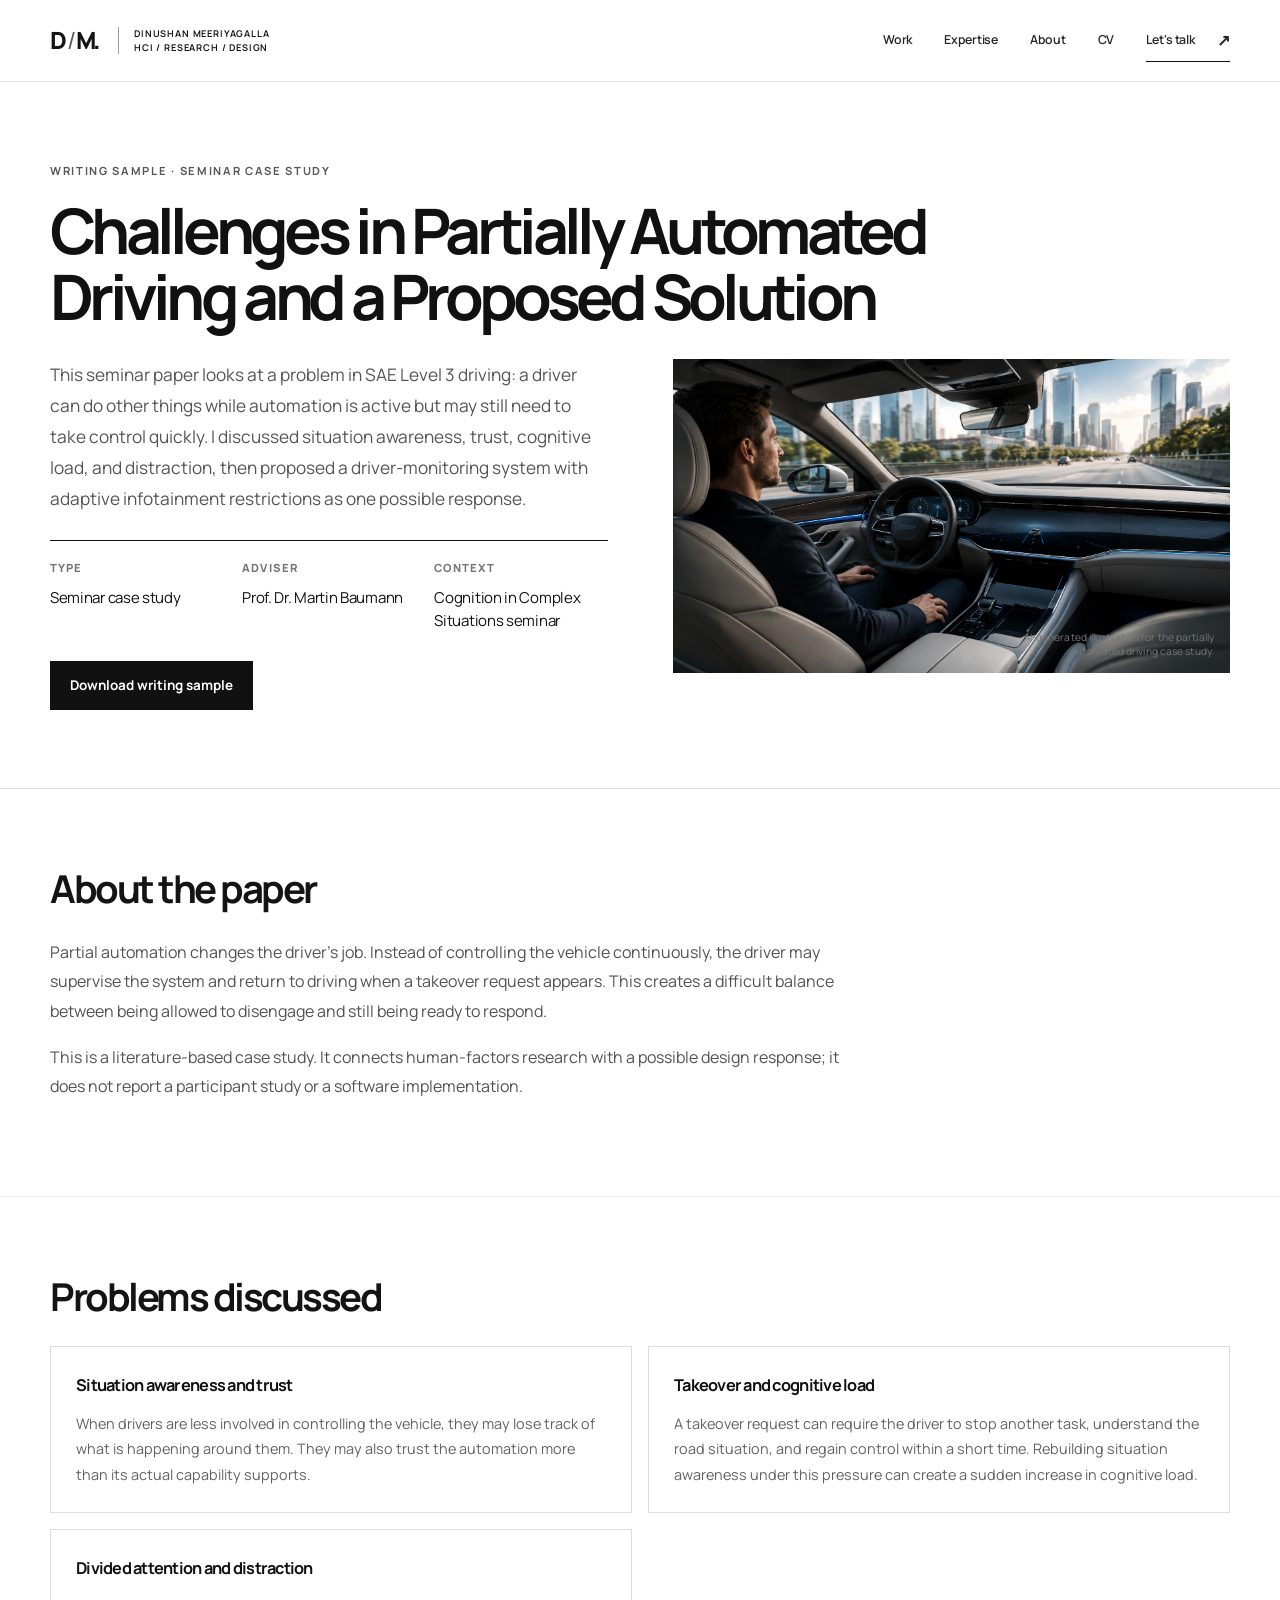
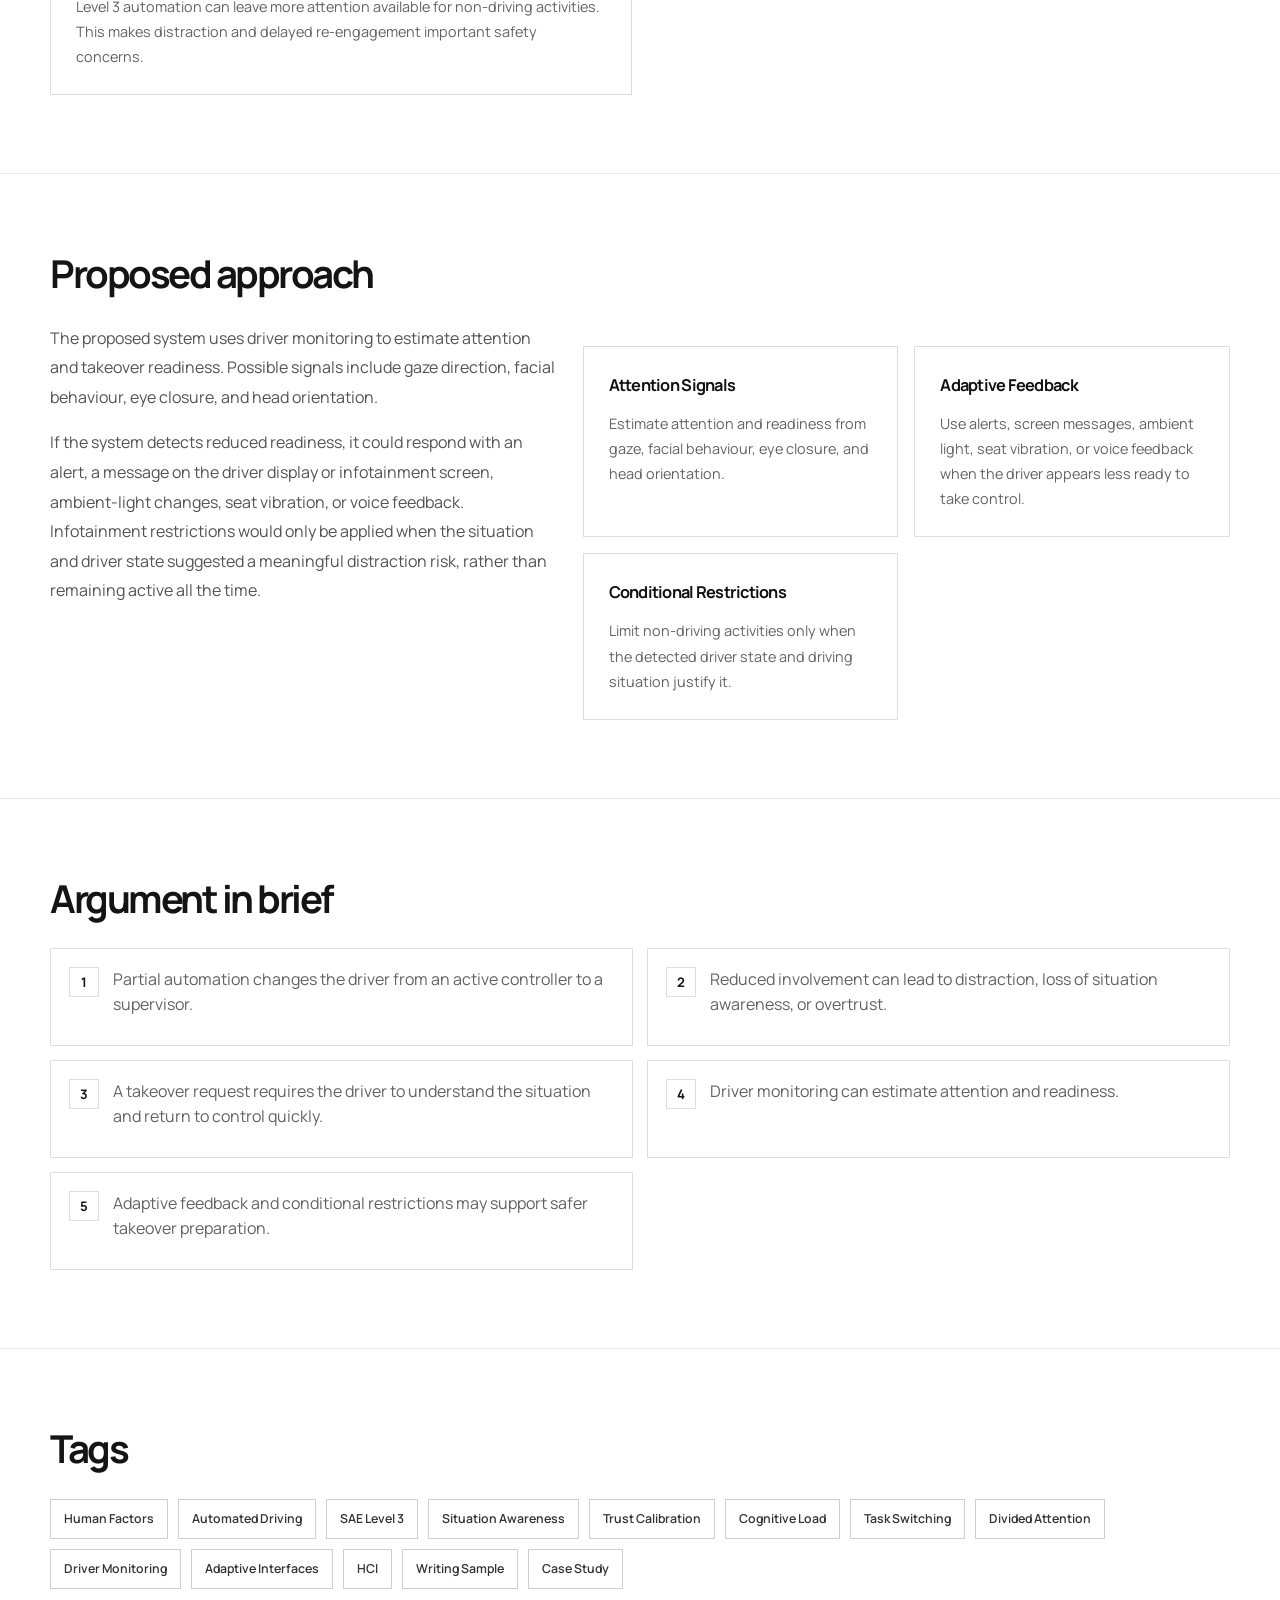
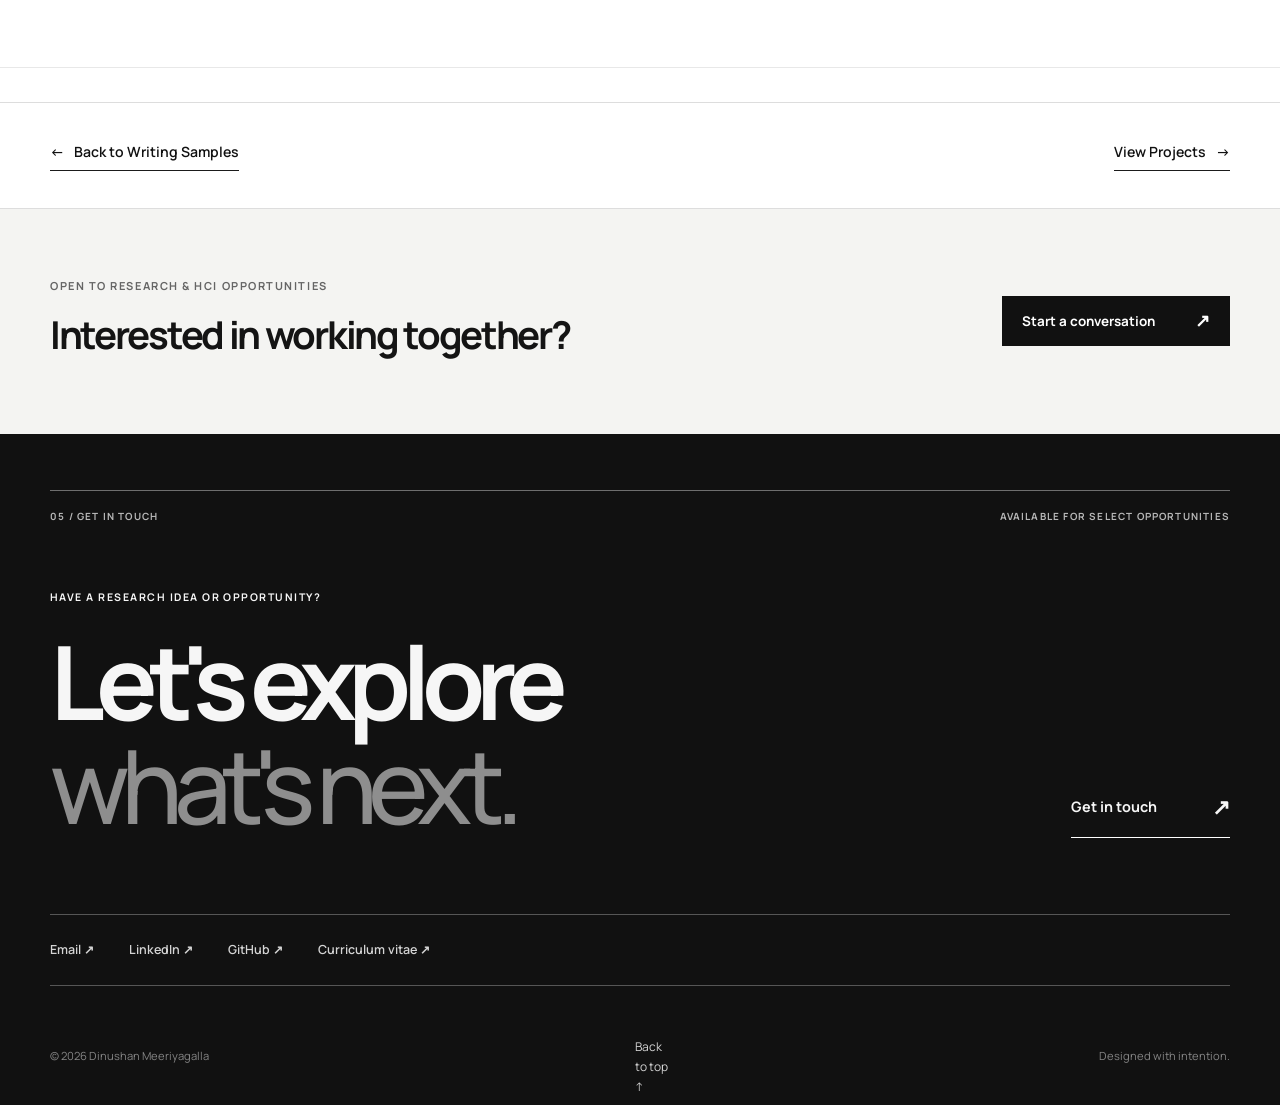
<file: writing-partially-automated-driving-case-study.html>
<!DOCTYPE html>

<html lang="en">
<head>
<meta charset="utf-8"/>
<meta content="width=device-width, initial-scale=1.0" name="viewport"/>
<title>Challenges in Partially Automated Driving and a Proposed Solution</title>
<meta content="A seminar case study on situation awareness, distraction, trust, and takeover readiness in SAE Level 3 partially automated driving." name="description"/>
<link href="https://fonts.googleapis.com" rel="preconnect"/>
<link crossorigin="" href="https://fonts.gstatic.com" rel="preconnect"/>
<link href="https://fonts.googleapis.com/css2?family=Manrope:wght@400;500;600;700;800&amp;display=swap" rel="stylesheet"/>
<link href="assets/favicon.svg" rel="icon" type="image/svg+xml"/>
<link href="style.css" rel="stylesheet"/>
<link href="redesign.css" rel="stylesheet"/></head>
<body class="project-detail-page writing-sample-page editorial-site interior-page">
<a class="skip-link" href="#main">Skip to content</a>
<header class="site-header" id="top"><div class="container header-inner">
<a aria-label="Dinushan Meeriyagalla homepage" class="logo" href="index.html#home">D<span class="wordmark-separator">/</span>M<span class="wordmark-dot">.</span><span class="logo-caption">DINUSHAN MEERIYAGALLA<br/>HCI / RESEARCH / DESIGN</span></a>
<button aria-controls="primary-navigation" aria-expanded="false" aria-label="Toggle navigation" class="nav-toggle"><span></span><span></span></button>
<nav aria-label="Main navigation" class="site-nav" id="primary-navigation"><a class="nav-link" href="index.html#projects">Work</a><a class="nav-link" href="index.html#research">Expertise</a><a class="nav-link" href="index.html#about">About</a><a class="nav-link" href="cv.html">CV</a><a class="nav-link nav-contact" href="index.html#contact">Let's talk <span aria-hidden="true">↗</span></a></nav>
</div></header>
<main class="project-detail-main" id="main">
<section class="project-hero-section">
<div class="container project-hero-grid project-hero-grid--stacked-title">
<div class="project-heading project-hero-title-block reveal">
<p class="eyebrow">Writing sample · Seminar case study</p>
<h1>Challenges in Partially Automated Driving and a Proposed Solution</h1>
</div>
<div class="project-hero-copy reveal">
<p class="project-summary">
            This seminar paper looks at a problem in SAE Level 3 driving: a driver can do other things while automation is active but may still need to take control quickly. I discussed situation awareness, trust, cognitive load, and distraction, then proposed a driver-monitoring system with adaptive infotainment restrictions as one possible response.
          </p>
<dl class="project-meta">
<div class="project-meta-item">
<dt>Type</dt>
<dd>Seminar case study</dd>
</div>
<div class="project-meta-item">
<dt>Adviser</dt>
<dd>Prof. Dr. Martin Baumann</dd>
</div>
<div class="project-meta-item">
<dt>Context</dt>
<dd>Cognition in Complex Situations seminar</dd>
</div>
</dl>
<div class="hero-actions">
<a class="btn btn-primary" href="assets/writing/case_study_challenges_in_partially_automated_driving_and_a_proposed_solution.pdf" rel="noopener noreferrer" target="_blank">
              Download writing sample
            </a>
</div>
</div>
<div class="project-hero-visual reveal">
<figure class="project-hero-figure ai-image-shell">
<img alt="AI-generated illustration for the partially automated driving case study." src="assets/cover-image-Challenges_in_Partially_Automated.png"/>
<span class="ai-image-note">AI-generated illustration for the partially automated driving case study.</span>
</figure>
</div>
</div>
</section>
<section class="section">
<div class="container">
<div class="section-heading section-heading-compact reveal">
<h2>About the paper</h2>
</div>
<div class="section-copy reveal">
<p>
            Partial automation changes the driver’s job. Instead of controlling the vehicle continuously, the driver may supervise the system and return to driving when a takeover request appears. This creates a difficult balance between being allowed to disengage and still being ready to respond.
          </p>
<p>
            This is a literature-based case study. It connects human-factors research with a possible design response; it does not report a participant study or a software implementation.
          </p>
</div>
</div>
</section>
<section class="section">
<div class="container">
<div class="section-heading section-heading-compact reveal">
<h2>Problems discussed</h2>
</div>
<div class="fact-grid">
<article class="fact-card reveal">
<h3>Situation awareness and trust</h3>
<p>
              When drivers are less involved in controlling the vehicle, they may lose track of what is happening around them. They may also trust the automation more than its actual capability supports.
            </p>
</article>
<article class="fact-card reveal">
<h3>Takeover and cognitive load</h3>
<p>
              A takeover request can require the driver to stop another task, understand the road situation, and regain control within a short time. Rebuilding situation awareness under this pressure can create a sudden increase in cognitive load.
            </p>
</article>
<article class="fact-card reveal">
<h3>Divided attention and distraction</h3>
<p>
              Level 3 automation can leave more attention available for non-driving activities. This makes distraction and delayed re-engagement important safety concerns.
            </p>
</article>
</div>
</div>
</section>
<section class="section">
<div class="container">
<div class="section-heading section-heading-compact reveal">
<h2>Proposed approach</h2>
</div>
<div class="content-split-grid">
<div class="section-copy reveal">
<p>
              The proposed system uses driver monitoring to estimate attention and takeover readiness. Possible signals include gaze direction, facial behaviour, eye closure, and head orientation.
            </p>
<p>
              If the system detects reduced readiness, it could respond with an alert, a message on the driver display or infotainment screen, ambient-light changes, seat vibration, or voice feedback. Infotainment restrictions would only be applied when the situation and driver state suggested a meaningful distraction risk, rather than remaining active all the time.
            </p>
</div>
<div class="fact-grid">
<article class="fact-card reveal">
<h3>Attention Signals</h3>
<p>Estimate attention and readiness from gaze, facial behaviour, eye closure, and head orientation.</p>
</article>
<article class="fact-card reveal">
<h3>Adaptive Feedback</h3>
<p>Use alerts, screen messages, ambient light, seat vibration, or voice feedback when the driver appears less ready to take control.</p>
</article>
<article class="fact-card reveal">
<h3>Conditional Restrictions</h3>
<p>Limit non-driving activities only when the detected driver state and driving situation justify it.</p>
</article>
</div>
</div>
</div>
</section>
<section class="section">
<div class="container">
<div class="section-heading section-heading-compact reveal">
<h2>Argument in brief</h2>
</div>
<ol class="pipeline-list reveal">
<li>Partial automation changes the driver from an active controller to a supervisor.</li>
<li>Reduced involvement can lead to distraction, loss of situation awareness, or overtrust.</li>
<li>A takeover request requires the driver to understand the situation and return to control quickly.</li>
<li>Driver monitoring can estimate attention and readiness.</li>
<li>Adaptive feedback and conditional restrictions may support safer takeover preparation.</li>
</ol>
</div>
</section>
<section class="section project-tags-section">
<div class="container">
<div class="section-heading section-heading-compact reveal">
<h2>Tags</h2>
</div>
<div aria-label="Writing sample tags" class="project-tag-list reveal">
<span class="project-tag">Human Factors</span>
<span class="project-tag">Automated Driving</span>
<span class="project-tag">SAE Level 3</span>
<span class="project-tag">Situation Awareness</span>
<span class="project-tag">Trust Calibration</span>
<span class="project-tag">Cognitive Load</span>
<span class="project-tag">Task Switching</span>
<span class="project-tag">Divided Attention</span>
<span class="project-tag">Driver Monitoring</span>
<span class="project-tag">Adaptive Interfaces</span>
<span class="project-tag">HCI</span>
<span class="project-tag">Writing Sample</span>
<span class="project-tag">Case Study</span>
</div>
</div>
</section>
<section class="project-pagination">
<div class="container project-pagination-inner">
<a class="project-nav-link" href="index.html#writing-samples">
<span aria-hidden="true">←</span>
          Back to Writing Samples
        </a>
<a class="project-nav-link" href="index.html#projects">
          View Projects
          <span aria-hidden="true">→</span>
</a>
</div>
</section>
<section class="interior-cta"><div class="container"><div><p class="tiny-label">OPEN TO RESEARCH &amp; HCI OPPORTUNITIES</p><h2>Interested in working together?</h2></div><a class="button-arrow button-solid" href="mailto:dinushanmeeriyagalla20@gmail.com">Start a conversation <span aria-hidden="true">↗</span></a></div></section></main>
<footer class="site-footer" id="contact"><div class="container footer-editorial">
<div class="footer-topline"><span>05 / GET IN TOUCH</span><span>AVAILABLE FOR SELECT OPPORTUNITIES</span></div>
<div class="footer-main"><div><p class="footer-kicker">HAVE A RESEARCH IDEA OR OPPORTUNITY?</p><h2>Let's explore<br/><em>what's next.</em></h2></div><a class="footer-email" href="mailto:dinushanmeeriyagalla20@gmail.com">Get in touch <span aria-hidden="true">↗</span></a></div>
<div class="footer-links"><a href="mailto:dinushanmeeriyagalla20@gmail.com">Email ↗</a><a href="https://linkedin.com/in/dinushanm" rel="noopener noreferrer" target="_blank">LinkedIn ↗</a><a href="https://github.com/dinushan20" rel="noopener noreferrer" target="_blank">GitHub ↗</a><a href="cv.html">Curriculum vitae ↗</a></div>
<div class="footer-bottom"><span>© <span id="year">2026</span> Dinushan Meeriyagalla</span><a class="back-to-top" href="#top">Back to top ↑</a><span>Designed with intention.</span></div>
</div></footer>
<script src="script.js"></script>
</body>
</html>
</file>
<file: style.css>
:root {
  --bg: #faf7f2;
  --surface-soft: rgba(255, 255, 255, 0.72);
  --bg-soft: #f3ede5;
  --surface: rgba(255, 255, 255, 0.92);
  --surface-strong: #ffffff;
  --text: #171614;
  --text-muted: #66625d;
  --muted: var(--text-muted);
  --soft: #8d857c;
  --border: rgba(26, 22, 18, 0.12);
  --border-strong: rgba(26, 22, 18, 0.2);
  --dark: #151210;
  --dark-muted: rgba(240, 232, 222, 0.74);
  --accent: #171614;
  --radius-card: 24px;
  --shadow: 0 22px 52px rgba(28, 24, 20, 0.08);
  --max-width: 1100px;
}

* {
  box-sizing: border-box;
}

html {
  scroll-behavior: smooth;
}

body {
  margin: 0;
  color: var(--text);
  font-family: "Manrope", "Segoe UI", sans-serif;
  font-size: 16px;
  line-height: 1.65;
  text-rendering: optimizeLegibility;
  background:
    radial-gradient(circle at top left, rgba(219, 204, 189, 0.62), transparent 28%),
    linear-gradient(180deg, #fdfbf8 0%, var(--bg) 100%);
}

img,
svg {
  display: block;
  max-width: 100%;
}

a {
  color: inherit;
  text-decoration: none;
}

button,
input,
textarea,
select {
  font: inherit;
}

.container {
  width: min(100% - 56px, var(--max-width));
  margin: 0 auto;
}

.skip-link {
  position: absolute;
  top: -56px;
  left: 20px;
  z-index: 999;
  background: var(--text);
  color: var(--surface-strong);
  padding: 10px 14px;
}

.skip-link:focus {
  top: 20px;
}

.site-header {
  position: sticky;
  top: 0;
  z-index: 20;
  background: rgba(253, 250, 246, 0.8);
  backdrop-filter: blur(20px);
  border-bottom: 1px solid transparent;
  transition: border-color 0.2s ease, background 0.2s ease;
}

.site-header.scrolled {
  border-bottom-color: var(--border);
  background: rgba(253, 250, 246, 0.92);
}

.header-inner {
  height: 84px;
  display: flex;
  align-items: center;
  justify-content: space-between;
  gap: 28px;
}

.logo {
  font-size: 1.2rem;
  font-weight: 700;
  letter-spacing: -0.08em;
}

.site-nav {
  display: flex;
  align-items: center;
  gap: 34px;
}

.nav-link {
  position: relative;
  color: var(--muted);
  font-size: 0.86rem;
  font-weight: 500;
  transition: color 0.2s ease;
}

.nav-link:hover,
.nav-link.active {
  color: var(--text);
}

.nav-link::after {
  content: "";
  position: absolute;
  left: 0;
  bottom: -10px;
  width: 0;
  height: 1px;
  background: var(--text);
  transition: width 0.2s ease;
}

.nav-link:hover::after,
.nav-link.active::after {
  width: 100%;
}

.nav-toggle {
  display: none;
  width: 44px;
  height: 44px;
  padding: 0;
  border: 1px solid var(--border);
  border-radius: 999px;
  background: transparent;
  cursor: pointer;
}

.nav-toggle span {
  display: block;
  width: 18px;
  height: 1.5px;
  margin: 5px auto;
  background: var(--text);
  transition: transform 0.2s ease;
}

.hero {
  padding: 60px 0 72px;
}

.hero-grid {
  display: grid;
  grid-template-columns: minmax(0, 0.96fr) minmax(0, 1.04fr);
  gap: 72px;
  align-items: center;
  min-height: 620px;
}

.eyebrow {
  margin: 0 0 18px;
  color: var(--soft);
  font-size: 0.72rem;
  letter-spacing: 0.36em;
  text-transform: uppercase;
  font-weight: 700;
}

.hero h1 {
  margin: 0;
  font-size: clamp(3.8rem, 7vw, 5.5rem);
  line-height: 0.95;
  letter-spacing: -0.085em;
  font-weight: 700;
}

.hero-role {
  margin: 24px 0 0;
  color: var(--soft);
  font-size: 0.72rem;
  font-weight: 700;
  letter-spacing: 0.24em;
  text-transform: uppercase;
  display: flex;
  flex-wrap: wrap;
  gap: 10px;
}

.hero-text {
  max-width: 500px;
  margin: 26px 0 0;
  color: var(--muted);
  font-size: 1rem;
}

.hero-text strong {
  color: var(--text);
  font-weight: 700;
}

.hero-actions {
  display: flex;
  align-items: center;
  gap: 18px;
  flex-wrap: wrap;
  margin-top: 36px;
}

.btn {
  display: inline-flex;
  align-items: center;
  justify-content: center;
  min-height: 48px;
  padding: 0 22px;
  border: 1px solid transparent;
  border-radius: 999px;
  font-size: 0.9rem;
  font-weight: 600;
  transition:
    transform 0.2s ease,
    background 0.2s ease,
    border-color 0.2s ease,
    color 0.2s ease;
}

.btn:hover {
  transform: translateY(-2px);
}

.btn-primary {
  background: var(--text);
  border-color: var(--text);
  color: #fffdfb;
}

.btn-primary:hover {
  background: #2b2926;
}

.btn-secondary {
  gap: 10px;
  color: var(--text);
}

.social-links {
  display: flex;
  align-items: center;
  gap: 18px;
  margin-top: 32px;
}

.social-links a {
  width: 38px;
  height: 38px;
  border: 1px solid var(--border);
  border-radius: 999px;
  display: grid;
  place-items: center;
  color: var(--muted);
  background: rgba(255, 255, 255, 0.48);
  transition:
    transform 0.2s ease,
    border-color 0.2s ease,
    color 0.2s ease,
    background 0.2s ease;
}

.social-links a:hover {
  transform: translateY(-2px);
  border-color: var(--border-strong);
  color: var(--text);
  background: rgba(255, 255, 255, 0.82);
}

.social-links svg {
  width: 17px;
  height: 17px;
  fill: currentColor;
}

.hero-media {
  display: flex;
  justify-content: flex-end;
}

.portrait-panel {
  position: relative;
  width: min(488px, 100%);
  aspect-ratio: 0.92;
  overflow: hidden;
  border-radius: 28px;
  background:
    radial-gradient(circle at 16% 14%, rgba(216, 202, 186, 0.62), transparent 28%),
    linear-gradient(180deg, #fefdfa 0%, #f3eee7 100%);
}

.portrait-panel::after {
  content: "";
  position: absolute;
  inset: 0;
  background-image: radial-gradient(rgba(28, 23, 19, 0.12) 0.8px, transparent 0.8px);
  background-size: 16px 16px;
  opacity: 0.16;
  transform: translate(26%, 4%);
}

.portrait-img {
  position: absolute;
  inset: 0;
  z-index: 2;
  width: 100%;
  height: 100%;
  object-fit: cover;
  object-position: center top;
  filter: grayscale(100%);
}

.portrait-fallback {
  position: absolute;
  inset: 0;
  z-index: 1;
  display: grid;
  place-items: center;
  color: rgba(23, 22, 20, 0.16);
  font-size: clamp(5rem, 18vw, 8rem);
  font-weight: 800;
  letter-spacing: -0.1em;
}

.portrait-panel--cutout .portrait-fallback {
  display: none;
}

.portrait-panel--cutout {
  background: transparent;
}

.portrait-panel--cutout::after {
  display: none;
}

.focus-strip {
  border-top: 1px solid rgba(23, 22, 20, 0.06);
  border-bottom: 1px solid rgba(23, 22, 20, 0.06);
  background: linear-gradient(180deg, var(--dark) 0%, #13110f 100%);
}

.focus-feature {
  width: 100%;
  margin: 0;
  padding: 64px 0 68px;
  text-align: left;
}

.focus-feature h2 {
  margin: 0;
  font-size: clamp(1.9rem, 4vw, 2.45rem);
  line-height: 1.05;
  letter-spacing: -0.06em;
  color: #fff9f2;
}

.focus-intro {
  max-width: 420px;
  margin: 14px 0 0;
  color: var(--dark-muted);
  font-size: 0.95rem;
  line-height: 1.7;
}

.focus-interest-grid {
  display: grid;
  grid-template-columns: repeat(3, minmax(0, 1fr));
  grid-auto-rows: 1fr;
  gap: 24px;
  align-items: stretch;
  margin-top: 30px;
}

.focus-interest-card {
  display: flex;
  align-items: center;
  justify-content: center;
  min-height: 124px;
  padding: 24px;
  border: 1px solid var(--border);
  border-radius: var(--radius-card);
  background: var(--surface-strong);
  color: var(--text);
  text-align: center;
  font-size: 0.98rem;
  font-weight: 700;
  line-height: 1.35;
  letter-spacing: -0.03em;
  box-shadow: var(--shadow);
  text-wrap: balance;
}

.section {
  padding: 80px 0;
}

.section-heading {
  display: flex;
  align-items: end;
  justify-content: space-between;
  gap: 24px;
  margin-bottom: 32px;
}

.section-heading h2 {
  margin: 0;
  font-size: clamp(1.7rem, 4vw, 2.15rem);
  line-height: 1.05;
  letter-spacing: -0.06em;
}

.section-heading-compact {
  margin-bottom: 22px;
}

.section-link {
  display: inline-flex;
  align-items: center;
  gap: 8px;
  color: var(--muted);
  font-size: 0.88rem;
  font-weight: 600;
  transition: color 0.2s ease;
}

.section-link:hover {
  color: var(--text);
}

.project-grid {
  display: grid;
  grid-template-columns: repeat(4, minmax(0, 1fr));
  gap: 24px;
}

.writing-samples-grid {
  grid-template-columns: repeat(2, minmax(0, 1fr));
}

.project-card {
  display: flex;
  flex-direction: column;
  overflow: hidden;
  border: 1px solid var(--border);
  border-radius: var(--radius-card);
  background: var(--surface);
  backdrop-filter: blur(10px);
  transition:
    transform 0.22s ease,
    box-shadow 0.22s ease,
    border-color 0.22s ease;
}

.project-card:hover {
  transform: translateY(-5px);
  border-color: var(--border-strong);
  box-shadow: var(--shadow);
}

.project-card-link {
  display: flex;
  flex-direction: column;
  height: 100%;
}

.project-card-link:focus-visible {
  outline: 2px solid var(--text);
  outline-offset: 4px;
}

.project-image {
  aspect-ratio: 1.52 / 1;
  overflow: hidden;
  border-bottom: 1px solid var(--border);
  background: var(--bg-soft);
}

.ai-image-shell {
  position: relative;
}

.project-image img {
  width: 100%;
  height: 100%;
  object-fit: cover;
  transition: transform 0.25s ease, filter 0.25s ease;
}

.project-status-chip {
  position: absolute;
  top: 12px;
  left: 12px;
  z-index: 2;
  display: inline-flex;
  align-items: center;
  min-height: 28px;
  padding: 0 10px;
  border: 1px solid rgba(23, 22, 20, 0.1);
  border-radius: 999px;
  background: rgba(255, 255, 255, 0.92);
  color: var(--soft);
  font-size: 0.64rem;
  letter-spacing: 0.16em;
  text-transform: uppercase;
  font-weight: 800;
  pointer-events: none;
}

.ai-image-note {
  position: absolute;
  right: 10px;
  bottom: 10px;
  z-index: 2;
  max-width: min(240px, calc(100% - 20px));
  padding: 4px 6px;
  border-radius: 8px;
  background: rgba(255, 255, 255, 0.9);
  color: rgba(64, 58, 52, 0.88);
  font-size: 0.55rem;
  line-height: 1.35;
  text-align: right;
  letter-spacing: 0.01em;
  pointer-events: none;
}

.project-image--contain {
  background: rgba(255, 255, 255, 0.86);
}

.project-image--contain img {
  object-fit: contain;
  padding: 12px;
}

.project-card:hover .project-image img {
  transform: scale(1.03);
  filter: saturate(0.92);
}

.project-body {
  flex: 1;
  padding: 22px 22px 24px;
}

.project-type {
  margin: 0 0 10px;
  color: var(--soft);
  font-size: 0.66rem;
  letter-spacing: 0.26em;
  text-transform: uppercase;
  font-weight: 800;
}

.project-body h3 {
  margin: 0;
  font-size: 1rem;
  line-height: 1.35;
  letter-spacing: -0.04em;
}

.project-body p:last-child {
  margin: 12px 0 0;
  color: var(--muted);
  font-size: 0.88rem;
  line-height: 1.6;
}

.interest-grid {
  display: grid;
  grid-template-columns: repeat(3, minmax(0, 1fr));
  gap: 12px;
}

.interest-chip {
  min-height: 64px;
  padding: 12px 14px;
  display: flex;
  align-items: center;
  gap: 12px;
  border: 1px solid var(--border);
  border-radius: 18px;
  background: rgba(255, 255, 255, 0.62);
}

.interest-icon {
  flex: 0 0 auto;
  width: 34px;
  height: 34px;
  display: grid;
  place-items: center;
  border-radius: 999px;
  background: rgba(255, 255, 255, 0.9);
  color: var(--text);
  border: 1px solid rgba(23, 22, 20, 0.08);
}

.interest-icon svg {
  width: 17px;
  height: 17px;
  fill: currentColor;
}

.interest-chip span:last-child {
  font-size: 0.88rem;
  line-height: 1.45;
}

.section-recommendations {
  background:
    radial-gradient(circle at top left, rgba(227, 208, 182, 0.14), transparent 26%),
    linear-gradient(180deg, var(--dark) 0%, #13110f 100%);
  color: #fff8f0;
}

.section-recommendations .section-heading h2 {
  color: #fff8f0;
}

.recommendation-intro {
  max-width: 620px;
}

.section-recommendations .recommendation-intro p {
  color: var(--dark-muted);
}

.recommendation-grid {
  display: grid;
  grid-template-columns: repeat(3, minmax(0, 1fr));
  gap: 24px;
  margin-top: 20px;
}

.recommendation-card {
  min-height: 100%;
  padding: 24px;
  border: 1px solid rgba(26, 22, 18, 0.08);
  border-radius: var(--radius-card);
  background: var(--surface-strong);
  box-shadow: var(--shadow);
  transition:
    transform 0.22s ease,
    box-shadow 0.22s ease,
    border-color 0.22s ease;
}

.recommendation-card:hover {
  transform: translateY(-3px);
  border-color: var(--border-strong);
  box-shadow: 0 28px 56px rgba(28, 24, 20, 0.12);
}

.recommendation-quote {
  margin: 0;
  color: var(--text);
  font-size: 0.94rem;
  line-height: 1.72;
}

.recommendation-source {
  margin: 16px 0 0;
  color: var(--muted);
  font-size: 0.84rem;
  line-height: 1.6;
}

.recommendation-actions {
  display: flex;
  justify-content: center;
  margin-top: 24px;
}

.recommendation-link {
  background: #fff8f0;
  border-color: rgba(255, 255, 255, 0.14);
  color: #171614;
}

.recommendation-link:hover {
  background: #ffffff;
}

.site-footer {
  padding: 18px 0 28px;
}

.footer-shell {
  display: grid;
  grid-template-columns: 0.9fr 1fr 1.1fr;
  gap: 36px;
  padding-top: 30px;
  border-top: 1px solid var(--border);
}

.footer-column {
  display: grid;
  align-content: start;
  gap: 10px;
}

.footer-title {
  margin: 0 0 6px;
  color: var(--soft);
  font-size: 0.72rem;
  letter-spacing: 0.22em;
  text-transform: uppercase;
  font-weight: 800;
}

.footer-column a,
.footer-column p {
  margin: 0;
  color: var(--muted);
  font-size: 0.9rem;
}

.footer-column a {
  transition: color 0.2s ease;
}

.footer-column a:hover {
  color: var(--text);
}

.footer-about p {
  max-width: 360px;
}

.footer-bottom {
  display: flex;
  align-items: center;
  justify-content: space-between;
  gap: 20px;
  margin-top: 28px;
  padding-top: 18px;
  border-top: 1px solid var(--border);
  color: var(--soft);
  font-size: 0.84rem;
}

.footer-bottom p {
  margin: 0;
}

.back-to-top {
  width: 38px;
  height: 38px;
  border-radius: 999px;
  border: 1px solid var(--border);
  display: grid;
  place-items: center;
  color: var(--text);
  transition:
    transform 0.2s ease,
    border-color 0.2s ease,
    background 0.2s ease;
}

.back-to-top:hover {
  transform: translateY(-2px);
  border-color: var(--border-strong);
  background: rgba(255, 255, 255, 0.72);
}

.project-detail-main {
  padding-bottom: 12px;
}

.project-hero-section {
  padding: 56px 0 36px;
}

.project-hero-grid {
  display: grid;
  grid-template-columns: minmax(0, 0.92fr) minmax(0, 1.08fr);
  gap: 52px;
  align-items: start;
}

.project-hero-grid--stacked-title {
  grid-template-columns: repeat(2, minmax(0, 1fr));
  gap: 28px 52px;
  align-items: start;
}

.project-hero-title-block {
  grid-column: 1 / -1;
}

.project-hero-title-block h1 {
  max-width: none;
}

.project-hero-copy {
  max-width: none;
}

.project-hero-copy .project-summary {
  max-width: none;
  margin-top: 0;
}

.project-hero-copy .project-meta {
  margin-top: 24px;
}

.project-hero-copy .hero-actions {
  margin-top: 28px;
}

.project-hero-grid--stacked-title .project-hero-figure,
.project-hero-grid--stacked-title .project-hero-visual {
  align-self: start;
}

.project-heading h1 {
  margin: 0;
  font-size: clamp(3rem, 5vw, 4.5rem);
  line-height: 0.98;
  letter-spacing: -0.085em;
  font-weight: 700;
  max-width: 620px;
  text-wrap: balance;
}

.project-detail-page:not(.cv-page) .project-heading h1 {
  font-size: clamp(2.5rem, 4.8vw, 4.3rem);
  line-height: 0.95;
  letter-spacing: -0.075em;
}

.writing-sample-page .project-heading h1 {
  font-size: clamp(2.25rem, 4vw, 3.95rem);
  line-height: 0.99;
  letter-spacing: -0.065em;
  max-width: 14ch;
}

.project-hero-grid--stacked-title .project-heading h1 {
  max-width: none;
}

.project-summary {
  max-width: 560px;
  margin: 20px 0 0;
  color: var(--muted);
  font-size: 1rem;
}

.project-meta {
  display: grid;
  grid-template-columns: repeat(3, minmax(0, 1fr));
  gap: 18px;
  margin: 30px 0 0;
  padding-top: 24px;
  border-top: 1px solid var(--border);
}

.project-meta-wide {
  grid-template-columns: repeat(2, minmax(0, 1fr));
  column-gap: 24px;
  row-gap: 18px;
}

.project-meta-item dt {
  color: var(--soft);
  font-size: 0.68rem;
  letter-spacing: 0.22em;
  text-transform: uppercase;
  font-weight: 800;
}

.project-meta-item dd {
  margin: 8px 0 0;
  color: var(--muted);
  font-size: 0.88rem;
  line-height: 1.55;
}

.project-hero-visual {
  margin: 0;
  overflow: hidden;
  border: 1px solid var(--border);
  border-radius: var(--radius-card);
  background: var(--surface-strong);
  box-shadow: var(--shadow);
}

.project-hero-visual img {
  width: 100%;
  aspect-ratio: 1.56 / 1;
  object-fit: cover;
}

.project-hero-figure {
  margin: 0;
}

.project-hero-figure img {
  display: block;
  width: 100%;
  aspect-ratio: auto;
  max-height: 640px;
  object-fit: contain;
}

.project-hero-figure figcaption {
  padding: 14px 18px 18px;
  border-top: 1px solid var(--border);
  color: var(--muted);
  font-size: 0.84rem;
  line-height: 1.55;
}

.project-hero-figure-dark img {
  background: #0a0a0a;
}

.project-hero-visual-placeholder {
  padding: 22px;
  background:
    radial-gradient(circle at 12% 14%, rgba(220, 205, 190, 0.55), transparent 26%),
    linear-gradient(180deg, rgba(255, 255, 255, 0.92), rgba(247, 242, 234, 0.96));
}

.system-visual {
  display: grid;
  gap: 16px;
}

.system-screen {
  position: relative;
  overflow: hidden;
  border: 1px solid rgba(23, 22, 20, 0.1);
  border-radius: 22px;
  padding: 16px;
  background:
    linear-gradient(180deg, rgba(255, 255, 255, 0.86), rgba(245, 240, 232, 0.82));
}

.system-screen-label {
  display: inline-flex;
  align-items: center;
  min-height: 28px;
  padding: 0 10px;
  border: 1px solid rgba(23, 22, 20, 0.1);
  border-radius: 999px;
  background: rgba(255, 255, 255, 0.8);
  color: var(--soft);
  font-size: 0.72rem;
  letter-spacing: 0.16em;
  text-transform: uppercase;
  font-weight: 700;
}

.system-road {
  position: relative;
  margin-top: 18px;
  aspect-ratio: 1.52 / 1;
  overflow: hidden;
  border-radius: 18px;
  background:
    radial-gradient(circle at 50% 18%, rgba(255, 255, 255, 0.15), transparent 38%),
    linear-gradient(180deg, #6c706d 0%, #373c3a 42%, #1d201f 100%);
}

.system-road::before,
.system-road::after {
  content: "";
  position: absolute;
  top: -8%;
  bottom: -8%;
  width: 36%;
  background: linear-gradient(180deg, rgba(18, 19, 20, 0.1), rgba(18, 19, 20, 0.55));
  transform: skewX(-10deg);
}

.system-road::before {
  left: -8%;
}

.system-road::after {
  right: -8%;
}

.system-lane {
  position: absolute;
  top: -10%;
  bottom: -10%;
  width: 2px;
  background: rgba(255, 255, 255, 0.72);
  z-index: 2;
}

.system-lane-left {
  left: 34%;
}

.system-lane-center {
  left: 50%;
  background: linear-gradient(180deg, #ffffff 0 45%, transparent 45% 58%, #ffffff 58% 100%);
}

.system-lane-right {
  left: 66%;
}

.system-car {
  position: absolute;
  left: 50%;
  bottom: 14%;
  width: 20%;
  aspect-ratio: 0.7;
  transform: translateX(-50%);
  border-radius: 42% 42% 26% 26% / 34% 34% 20% 20%;
  background: linear-gradient(180deg, #d8d6d1, #8e8d89);
  box-shadow:
    inset 0 0 0 2px rgba(255, 255, 255, 0.18),
    0 10px 18px rgba(0, 0, 0, 0.18);
  z-index: 3;
}

.system-car::before,
.system-car::after {
  content: "";
  position: absolute;
  top: 18%;
  width: 18%;
  height: 22%;
  border-radius: 999px;
  background: rgba(29, 32, 31, 0.55);
}

.system-car::before {
  left: 10%;
}

.system-car::after {
  right: 10%;
}

.system-zone {
  position: absolute;
  top: 46%;
  width: 38%;
  height: 36%;
  border-radius: 50%;
  filter: blur(0.2px);
  opacity: 0.55;
  z-index: 1;
}

.system-zone-left {
  left: 5%;
  background:
    radial-gradient(circle, rgba(48, 173, 88, 0.4) 0 42%, rgba(116, 142, 44, 0.25) 42% 64%, rgba(164, 67, 44, 0.2) 64% 100%);
}

.system-zone-right {
  right: 5%;
  background:
    radial-gradient(circle, rgba(48, 173, 88, 0.4) 0 42%, rgba(116, 142, 44, 0.25) 42% 64%, rgba(164, 67, 44, 0.2) 64% 100%);
}

.system-summary-grid {
  display: grid;
  grid-template-columns: repeat(3, minmax(0, 1fr));
  gap: 12px;
}

.system-summary-card {
  min-height: 96px;
  padding: 14px;
  border: 1px solid var(--border);
  border-radius: 18px;
  background: rgba(255, 255, 255, 0.66);
}

.system-summary-card strong {
  display: block;
  font-size: 0.94rem;
  letter-spacing: -0.03em;
}

.system-summary-card span {
  display: block;
  margin-top: 8px;
  color: var(--muted);
  font-size: 0.83rem;
  line-height: 1.55;
}

.project-detail-grid-section {
  padding: 8px 0 0;
}

.project-detail-grid {
  display: grid;
  grid-template-columns: repeat(2, minmax(0, 1fr));
  border-top: 1px solid var(--border);
  border-left: 1px solid var(--border);
}

.project-detail-card {
  min-height: 220px;
  padding: 28px;
  border-right: 1px solid var(--border);
  border-bottom: 1px solid var(--border);
  background: rgba(255, 255, 255, 0.42);
}

.detail-card-head {
  display: flex;
  align-items: center;
  gap: 12px;
  margin-bottom: 14px;
}

.detail-card-head h2 {
  margin: 0;
  font-size: 1.12rem;
  letter-spacing: -0.04em;
}

.detail-card-icon {
  width: 22px;
  height: 22px;
  color: var(--text);
  flex: 0 0 auto;
}

.detail-card-icon svg {
  width: 100%;
  height: 100%;
  fill: currentColor;
}

.project-detail-card p,
.takeaway-card p {
  margin: 0;
  max-width: 470px;
  color: var(--muted);
  font-size: 0.94rem;
}

.project-methods-section {
  padding-top: 34px;
}

.study-design-layout {
  display: grid;
  grid-template-columns: minmax(0, 0.9fr) minmax(0, 1.1fr);
  gap: 24px;
  align-items: start;
}

.study-design-copy p {
  margin: 0 0 16px;
  color: var(--muted);
}

.study-reliability-note,
.study-order-card,
.design-space-card,
.architecture-card,
.status-card {
  border: 1px solid var(--border);
  border-radius: var(--radius-card);
  background: var(--surface-soft);
  box-shadow: var(--shadow);
}

.study-reliability-note {
  display: grid;
  gap: 8px;
  margin-top: 22px;
  padding: 18px 20px;
}

.study-reliability-note strong,
.study-order-card strong {
  font-size: 0.92rem;
  letter-spacing: -0.03em;
}

.study-reliability-note span {
  color: var(--muted);
  font-size: 0.88rem;
}

.study-reliability-note code {
  font-size: 0.84rem;
}

.study-design-panel {
  display: grid;
  gap: 16px;
}

.study-condition-table {
  width: 100%;
  border-collapse: collapse;
  overflow: hidden;
  border: 1px solid var(--border);
  border-radius: 22px;
  background: rgba(255, 255, 255, 0.7);
}

.study-condition-table th,
.study-condition-table td {
  padding: 14px 16px;
  text-align: left;
  font-size: 0.88rem;
  border-bottom: 1px solid var(--border);
}

.study-condition-table th {
  color: var(--soft);
  font-size: 0.72rem;
  letter-spacing: 0.18em;
  text-transform: uppercase;
  font-weight: 800;
}

.study-condition-table tr:last-child td {
  border-bottom: 0;
}

.study-order-card {
  padding: 18px 20px;
}

.study-order-list,
.compact-list {
  margin: 12px 0 0;
  padding-left: 18px;
  color: var(--muted);
}

.study-order-list li + li,
.compact-list li + li {
  margin-top: 8px;
}

.design-space-grid {
  display: grid;
  grid-template-columns: repeat(2, minmax(0, 1fr));
  gap: 16px;
}

.design-space-card {
  padding: 22px;
}

.design-space-card h3,
.architecture-card h3 {
  margin: 0;
  font-size: 1.02rem;
  letter-spacing: -0.04em;
}

.design-space-note,
.architecture-card p,
.status-card p {
  margin: 12px 0 0;
  color: var(--muted);
  font-size: 0.9rem;
  line-height: 1.65;
}

.content-split-grid {
  display: grid;
  grid-template-columns: minmax(0, 0.88fr) minmax(0, 1.12fr);
  gap: 24px;
  align-items: start;
}

.section-copy {
  max-width: 640px;
}

.section-copy p {
  margin: 0 0 16px;
  color: var(--muted);
}

.report-figure {
  margin: 0;
  overflow: hidden;
  border: 1px solid var(--border);
  border-radius: var(--radius-card);
  background: var(--surface);
  box-shadow: var(--shadow);
}

.report-figure img {
  display: block;
  width: 100%;
  max-height: 660px;
  object-fit: contain;
  background: #ffffff;
}

.report-figure figcaption {
  padding: 14px 18px 18px;
  border-top: 1px solid var(--border);
  color: var(--muted);
  font-size: 0.84rem;
  line-height: 1.55;
}

.fact-grid,
.observations-grid {
  display: grid;
  grid-template-columns: repeat(2, minmax(0, 1fr));
  gap: 16px;
  margin-top: 22px;
}

.fact-card,
.measure-card,
.observation-card {
  padding: 24px;
  border: 1px solid var(--border);
  border-radius: var(--radius-card);
  background: var(--surface-soft);
  box-shadow: var(--shadow);
}

.fact-card h3,
.measure-card h3,
.observation-card h3 {
  margin: 0;
  font-size: 1.02rem;
  letter-spacing: -0.04em;
}

.fact-card p,
.measure-card p,
.observation-card p {
  margin: 12px 0 0;
  color: var(--muted);
  font-size: 0.9rem;
  line-height: 1.65;
}

.measures-grid {
  display: grid;
  grid-template-columns: repeat(3, minmax(0, 1fr));
  gap: 16px;
  margin-top: 22px;
}

.pipeline-list {
  list-style: none;
  counter-reset: pipeline-step;
  display: grid;
  grid-template-columns: repeat(2, minmax(0, 1fr));
  gap: 14px;
  margin: 0;
  padding: 0;
}

.pipeline-list li {
  position: relative;
  min-height: 98px;
  padding: 18px 18px 18px 62px;
  border: 1px solid var(--border);
  border-radius: 20px;
  background: rgba(255, 255, 255, 0.56);
  color: var(--muted);
  line-height: 1.55;
}

.pipeline-list li::before {
  counter-increment: pipeline-step;
  content: counter(pipeline-step);
  position: absolute;
  left: 18px;
  top: 18px;
  width: 28px;
  height: 28px;
  border-radius: 999px;
  border: 1px solid var(--border);
  display: grid;
  place-items: center;
  background: rgba(255, 255, 255, 0.9);
  color: var(--text);
  font-size: 0.82rem;
  font-weight: 700;
}

.architecture-grid,
.status-grid {
  display: grid;
  gap: 16px;
}

.architecture-grid {
  grid-template-columns: repeat(4, minmax(0, 1fr));
}

.architecture-card,
.status-card {
  padding: 24px;
}

.status-grid {
  grid-template-columns: repeat(2, minmax(0, 1fr));
}

.research-value-section .takeaway-card {
  padding-top: 22px;
}

.project-tags-section {
  padding-top: 18px;
}

.project-tag-list {
  display: flex;
  flex-wrap: wrap;
  gap: 10px;
  margin-top: 18px;
}

.project-tag {
  display: inline-flex;
  align-items: center;
  min-height: 34px;
  padding: 0 12px;
  border: 1px solid var(--border);
  border-radius: 999px;
  background: rgba(255, 255, 255, 0.62);
  color: var(--muted);
  font-size: 0.78rem;
  font-weight: 600;
}

.project-gallery {
  display: grid;
  grid-template-columns: repeat(3, minmax(0, 1fr));
  gap: 16px;
  margin-top: 22px;
}

.project-gallery-card {
  margin: 0;
  overflow: hidden;
  border: 1px solid var(--border);
  border-radius: var(--radius-card);
  background: var(--surface-strong);
  box-shadow: var(--shadow);
}

.project-gallery-card img {
  width: 100%;
  aspect-ratio: 1.52 / 1;
  object-fit: cover;
}

.project-gallery-card--contain img {
  object-fit: contain;
  padding: 16px;
  background: rgba(255, 255, 255, 0.98);
}

.project-gallery-card figcaption {
  padding: 14px 16px 18px;
  border-top: 1px solid var(--border);
  color: var(--muted);
  font-size: 0.84rem;
  line-height: 1.55;
}

.project-cognitive-load-page .section {
  padding: 68px 0;
}

.project-cognitive-load-page .project-hero-section {
  padding: 48px 0 28px;
}

.project-cognitive-load-page .project-hero-title-block h1 {
  font-size: clamp(3rem, 6.2vw, 5.6rem);
  line-height: 0.92;
}

.project-cognitive-load-page .project-detail-card {
  min-height: 0;
}

.project-cognitive-load-page .project-hero-figure img {
  max-height: 560px;
  background: #f5f8ff;
}

.project-cognitive-load-page .results-gallery {
  grid-template-columns: repeat(2, minmax(0, 1fr));
}

.project-cognitive-load-page .results-gallery .project-gallery-card {
  background: rgba(255, 255, 255, 0.96);
}

.project-cognitive-load-page .results-gallery .project-gallery-card img {
  aspect-ratio: auto;
  height: auto;
  object-fit: contain;
  padding: 16px;
  background: rgba(255, 255, 255, 0.98);
}

.project-cognitive-load-page .study-design-figure-row {
  display: grid;
  grid-template-columns: minmax(0, 60%) minmax(0, 30%);
  gap: 32px;
  align-items: start;
  justify-content: center;
  margin: 36px auto 32px;
}

.project-cognitive-load-page .study-design-figure-row .report-figure {
  width: 100%;
  margin: 0;
}

.project-cognitive-load-page .study-design-figure-row img {
  display: block;
  width: 100%;
  height: auto;
  object-fit: contain;
}

.project-cognitive-load-page .preprocessing-figure {
  width: 60%;
  max-width: 760px;
  margin: 36px auto 32px;
}

.project-cognitive-load-page .preprocessing-figure img {
  display: block;
  width: 100%;
  height: auto;
  object-fit: contain;
}

.project-unity-prototype-page .project-detail-card {
  min-height: 0;
}

.project-unity-prototype-page .project-hero-figure img {
  max-height: 560px;
  object-position: center;
  background: #f8f7f4;
}

.project-unity-prototype-page .prototype-media-split {
  display: grid;
  grid-template-columns: minmax(0, 1fr) minmax(280px, 0.9fr);
  gap: 32px;
  align-items: center;
  margin-top: 22px;
}

.project-unity-prototype-page .prototype-media-card {
  margin: 0;
  padding: 14px;
  border-radius: 24px;
  background: rgba(255, 255, 255, 0.96);
  border: 1px solid var(--border);
  box-shadow: var(--shadow);
}

.project-unity-prototype-page .prototype-media-card img,
.project-unity-prototype-page .prototype-media-card video {
  display: block;
  width: 100%;
  max-height: 360px;
  height: auto;
  object-fit: contain;
  border-radius: 16px;
  background: rgba(255, 255, 255, 0.98);
}

.project-unity-prototype-page .prototype-media-card figcaption {
  padding: 14px 4px 4px;
  color: var(--muted);
  font-size: 0.84rem;
  line-height: 1.55;
}

.project-unity-prototype-page .study-design-map-card {
  width: 100%;
  max-width: 560px;
  justify-self: end;
}

.project-unity-prototype-page .unity-video-card {
  width: 100%;
  max-width: 640px;
  justify-self: end;
}

.project-unity-prototype-page .project-demo-video {
  background: #0d0d0d;
}

.project-unity-prototype-page .prototype-status-grid {
  grid-template-columns: 1fr;
}

.project-unity-prototype-page .reliability-visual-row {
  display: grid;
  grid-template-columns: minmax(0, 0.9fr) minmax(280px, 1.1fr);
  gap: 32px;
  align-items: center;
  margin-top: 32px;
}

.project-unity-prototype-page .reliability-visual-row--reverse {
  grid-template-columns: minmax(280px, 1.1fr) minmax(0, 0.9fr);
}

.project-unity-prototype-page .reliability-visual-row--reverse .reliability-visual-copy {
  order: 2;
}

.project-unity-prototype-page .reliability-visual-row--reverse .reliability-visual-media {
  order: 1;
  justify-self: start;
}

.project-unity-prototype-page .reliability-visual-copy h3 {
  margin: 0;
  font-size: 1.08rem;
  letter-spacing: -0.04em;
}

.project-unity-prototype-page .reliability-visual-copy p {
  margin: 12px 0 0;
  color: var(--muted);
  font-size: 0.94rem;
  line-height: 1.65;
}

.project-unity-prototype-page .reliability-visual-media {
  width: 100%;
  max-width: 560px;
  justify-self: end;
}

.writing-preview-shell {
  padding: 18px;
  background:
    radial-gradient(circle at top right, rgba(223, 214, 202, 0.54), transparent 36%),
    linear-gradient(180deg, rgba(255, 255, 255, 0.96), rgba(245, 239, 231, 0.96));
}

.writing-preview-panel {
  display: grid;
  align-content: center;
  gap: 14px;
  width: 100%;
  min-height: 230px;
  padding: 24px;
  border: 1px solid rgba(23, 22, 20, 0.08);
  border-radius: 22px;
  background: rgba(255, 255, 255, 0.92);
}

.writing-preview-panel strong {
  font-size: 1.38rem;
  letter-spacing: -0.05em;
}

.writing-preview-panel p {
  margin: 0;
  color: var(--muted);
  font-size: 0.9rem;
  line-height: 1.6;
}

.writing-preview-type {
  color: var(--soft);
  font-size: 0.72rem;
  letter-spacing: 0.18em;
  text-transform: uppercase;
  font-weight: 800;
}

.writing-sample-page .project-detail-card {
  min-height: 0;
}

.writing-sample-page .writing-hero-panel {
  display: grid;
  gap: 18px;
  padding: 12px;
}

.writing-sample-page .writing-hero-pill {
  display: inline-flex;
  align-items: center;
  justify-content: center;
  min-height: 34px;
  width: fit-content;
  padding: 0 12px;
  border: 1px solid rgba(23, 22, 20, 0.08);
  border-radius: 999px;
  background: rgba(255, 255, 255, 0.88);
  color: var(--soft);
  font-size: 0.72rem;
  letter-spacing: 0.18em;
  text-transform: uppercase;
  font-weight: 800;
}

.writing-sample-page .writing-hero-panel h2 {
  margin: 0;
  font-size: 2rem;
  line-height: 1.05;
  letter-spacing: -0.06em;
}

.writing-sample-page .writing-hero-panel p {
  margin: 0;
  color: var(--muted);
  font-size: 0.94rem;
  line-height: 1.7;
}

.writing-sample-page .writing-hero-list {
  display: flex;
  flex-wrap: wrap;
  gap: 10px;
}

.writing-sample-page .writing-hero-list span {
  display: inline-flex;
  align-items: center;
  min-height: 34px;
  padding: 0 12px;
  border: 1px solid rgba(23, 22, 20, 0.08);
  border-radius: 999px;
  background: rgba(255, 255, 255, 0.92);
  color: var(--muted);
  font-size: 0.78rem;
  font-weight: 600;
}

.writing-sample-page .writing-download-grid {
  grid-template-columns: minmax(0, 1.3fr) minmax(260px, 0.7fr);
}

.writing-sample-page .writing-download-button {
  width: 100%;
}

.writing-sample-page .status-card {
  display: grid;
  align-content: center;
}

.writing-sample-page .writing-pdf-embed {
  margin-top: 28px;
  background: #ffffff;
}

.writing-sample-page .writing-pdf-embed object {
  display: block;
  width: 100%;
  height: min(82vh, 920px);
  border: 0;
  background: #ffffff;
}

.cv-page .project-detail-card {
  min-height: 0;
}

.cv-page .cv-hero-panel {
  display: grid;
  gap: 18px;
  padding: 12px;
}

.cv-page .cv-hero-portrait-shell {
  display: flex;
  align-items: flex-end;
  justify-content: flex-end;
  overflow: visible;
  border: 0;
  border-radius: 0;
  background: transparent;
  box-shadow: none;
}

.cv-page .cv-hero-portrait {
  display: block;
  width: min(440px, 100%);
  height: auto;
  aspect-ratio: auto;
  object-fit: contain;
  object-position: center bottom;
  filter: grayscale(100%) contrast(1.02);
  mix-blend-mode: multiply;
}

.cv-page .cv-hero-pill {
  display: inline-flex;
  align-items: center;
  justify-content: center;
  min-height: 34px;
  width: fit-content;
  padding: 0 12px;
  border: 1px solid rgba(23, 22, 20, 0.08);
  border-radius: 999px;
  background: rgba(255, 255, 255, 0.88);
  color: var(--soft);
  font-size: 0.72rem;
  letter-spacing: 0.18em;
  text-transform: uppercase;
  font-weight: 800;
}

.cv-page .cv-hero-panel h2 {
  margin: 0;
  font-size: 2rem;
  line-height: 1.05;
  letter-spacing: -0.06em;
}

.cv-page .cv-hero-panel p {
  margin: 0;
  color: var(--muted);
  font-size: 0.94rem;
  line-height: 1.7;
}

.cv-page .cv-hero-list {
  display: flex;
  flex-wrap: wrap;
  gap: 10px;
}

.cv-page .cv-hero-list span {
  display: inline-flex;
  align-items: center;
  min-height: 34px;
  padding: 0 12px;
  border: 1px solid rgba(23, 22, 20, 0.08);
  border-radius: 999px;
  background: rgba(255, 255, 255, 0.92);
  color: var(--muted);
  font-size: 0.78rem;
  font-weight: 600;
}

.cv-page .cv-timeline {
  display: grid;
  gap: 16px;
}

.cv-page .cv-timeline-item {
  padding: 24px;
  border: 1px solid var(--border);
  border-radius: var(--radius-card);
  background: var(--surface-soft);
  box-shadow: var(--shadow);
}

.cv-page .cv-timeline-item time,
.cv-page .cv-card-meta {
  color: var(--soft);
  font-size: 0.74rem;
  letter-spacing: 0.16em;
  text-transform: uppercase;
  font-weight: 800;
}

.cv-page .cv-timeline-item h3 {
  margin: 10px 0 6px;
  font-size: 1.04rem;
  letter-spacing: -0.04em;
}

.cv-page .cv-timeline-item p,
.cv-page .cv-card-meta {
  margin: 0;
}

.cv-page .cv-timeline-note {
  margin-top: 12px;
  color: var(--muted);
  font-size: 0.9rem;
  line-height: 1.65;
}

.cv-page .cv-compact-list {
  margin: 12px 0 0;
  padding-left: 18px;
  color: var(--muted);
}

.cv-page .cv-compact-list li + li {
  margin-top: 8px;
}

.cv-page .cv-project-preview-shell {
  padding: 18px;
  background:
    radial-gradient(circle at top right, rgba(223, 214, 202, 0.54), transparent 36%),
    linear-gradient(180deg, rgba(255, 255, 255, 0.96), rgba(245, 239, 231, 0.96));
}

.cv-page .cv-project-preview {
  display: grid;
  align-content: center;
  gap: 14px;
  width: 100%;
  min-height: 180px;
  padding: 22px;
  border: 1px solid rgba(23, 22, 20, 0.08);
  border-radius: 22px;
  background: rgba(255, 255, 255, 0.92);
}

.cv-page .cv-project-preview strong {
  font-size: 1.24rem;
  letter-spacing: -0.05em;
}

.cv-page .cv-project-preview-type {
  color: var(--soft);
  font-size: 0.72rem;
  letter-spacing: 0.18em;
  text-transform: uppercase;
  font-weight: 800;
}

.cv-page .cv-link-card {
  display: block;
  transition:
    transform 0.2s ease,
    border-color 0.2s ease,
    box-shadow 0.2s ease;
}

.cv-page .cv-link-card:hover {
  transform: translateY(-2px);
  border-color: var(--border-strong);
  box-shadow: 0 28px 56px rgba(28, 24, 20, 0.08);
}

.cv-page .cv-contact-card {
  display: flex;
  align-items: center;
  gap: 16px;
}

.cv-page .cv-contact-icon {
  flex: 0 0 auto;
  display: inline-flex;
  align-items: center;
  justify-content: center;
  width: 46px;
  height: 46px;
  border: 1px solid rgba(23, 22, 20, 0.08);
  border-radius: 14px;
  background: rgba(255, 255, 255, 0.88);
  color: var(--text);
}

.cv-page .cv-contact-icon svg {
  width: 20px;
  height: 20px;
  fill: currentColor;
}

.cv-page .cv-contact-copy {
  min-width: 0;
}

.cv-page .cv-contact-copy p {
  margin: 0;
}

.cv-page .cv-contact-copy p + p {
  margin-top: 6px;
  color: var(--muted);
  overflow-wrap: anywhere;
}

.cv-page .cv-contact-grid {
  grid-template-columns: repeat(2, minmax(0, 1fr));
}

.cv-page .cv-writing-samples-grid {
  grid-template-columns: repeat(2, minmax(0, 1fr));
  gap: 24px;
}

.cv-page .cv-writing-samples-grid .project-card,
.cv-page .cv-writing-samples-grid .project-card-link {
  height: 100%;
}

@media (max-width: 900px) {
  .project-hero-grid--stacked-title {
    grid-template-columns: 1fr;
    gap: 24px;
  }

  .project-cognitive-load-page .study-design-figure-row {
    grid-template-columns: 1fr;
    gap: 24px;
  }

  .project-cognitive-load-page .preprocessing-figure {
    width: 100%;
    max-width: none;
  }

  .project-unity-prototype-page .prototype-media-split,
  .project-unity-prototype-page .reliability-visual-row,
  .project-unity-prototype-page .reliability-visual-row--reverse {
    grid-template-columns: 1fr;
  }

  .project-unity-prototype-page .study-design-map-card,
  .project-unity-prototype-page .unity-video-card,
  .project-unity-prototype-page .reliability-visual-media {
    max-width: none;
    justify-self: stretch;
  }

  .project-unity-prototype-page .reliability-visual-row--reverse .reliability-visual-copy,
  .project-unity-prototype-page .reliability-visual-row--reverse .reliability-visual-media {
    order: initial;
  }

  .writing-sample-page .writing-download-grid {
    grid-template-columns: 1fr;
  }

  .writing-sample-page .writing-pdf-embed object {
    height: min(72vh, 760px);
  }

  .cv-page .cv-contact-grid {
    grid-template-columns: 1fr;
  }
}

.takeaways-section {
  padding: 4px 0 0;
}

.takeaway-card {
  padding-top: 18px;
  border-top: 1px solid var(--border);
}

.takeaway-list {
  margin: 8px 0 0;
  padding-left: 18px;
  color: var(--muted);
}

.takeaway-list li + li {
  margin-top: 10px;
}

.project-pagination {
  margin-top: 34px;
  padding: 24px 0 8px;
  border-top: 1px solid var(--border);
}

.project-pagination-inner {
  display: flex;
  align-items: center;
  justify-content: space-between;
  gap: 24px;
  flex-wrap: wrap;
}

.project-nav-link {
  display: inline-flex;
  align-items: center;
  gap: 10px;
  color: var(--muted);
  font-size: 0.9rem;
  font-weight: 600;
  transition: color 0.2s ease;
}

.project-nav-link:hover {
  color: var(--text);
}

.reveal {
  opacity: 1;
  transform: translateY(0);
}

.js .reveal {
  opacity: 0;
  transform: translateY(18px);
  transition:
    opacity 0.7s ease,
    transform 0.7s ease;
}

.js .reveal.visible {
  opacity: 1;
  transform: translateY(0);
}

@media (max-width: 1024px) {
  .hero-grid {
    gap: 48px;
  }

  .project-hero-grid {
    grid-template-columns: 1fr;
  }

  .project-hero-grid--stacked-title {
    grid-template-columns: repeat(2, minmax(0, 1fr));
    gap: 24px 36px;
  }

  .focus-interest-grid {
    grid-template-columns: repeat(2, minmax(0, 1fr));
  }

  .study-design-layout,
  .content-split-grid,
  .status-grid {
    grid-template-columns: 1fr;
  }

  .architecture-grid {
    grid-template-columns: repeat(2, minmax(0, 1fr));
  }

  .project-grid {
    grid-template-columns: repeat(2, minmax(0, 1fr));
  }

  .recommendation-grid {
    grid-template-columns: repeat(2, minmax(0, 1fr));
  }

  .fact-grid,
  .observations-grid,
  .measures-grid,
  .design-space-grid,
  .pipeline-list,
  .system-summary-grid,
  .project-gallery {
    grid-template-columns: repeat(2, minmax(0, 1fr));
  }

  .interest-grid {
    grid-template-columns: repeat(2, minmax(0, 1fr));
  }
}

@media (max-width: 820px) {
  .hero {
    padding: 40px 0 56px;
  }

  .hero-grid,
  .footer-shell,
  .project-hero-grid,
  .project-hero-grid--stacked-title {
    grid-template-columns: 1fr;
  }

  .project-hero-copy,
  .project-hero-visual {
    width: 100%;
  }

  .project-hero-visual {
    justify-self: stretch;
  }

  .project-detail-grid,
  .fact-grid,
  .observations-grid,
  .measures-grid,
  .design-space-grid,
  .pipeline-list,
  .architecture-grid,
  .system-summary-grid,
  .project-gallery,
  .recommendation-grid {
    grid-template-columns: 1fr;
  }

  .hero-media {
    justify-content: flex-start;
  }

  .portrait-panel {
    width: min(440px, 100%);
  }

  .focus-feature {
    padding: 50px 0 52px;
  }

  .focus-interest-grid {
    grid-template-columns: 1fr;
    gap: 14px;
  }

  .project-hero-section {
    padding: 42px 0 24px;
  }

  .project-meta,
  .project-meta-wide {
    grid-template-columns: repeat(2, minmax(0, 1fr));
  }

  .project-cognitive-load-page .results-gallery {
    grid-template-columns: 1fr;
  }

  .project-cognitive-load-page .section {
    padding: 52px 0;
  }
}

@media (max-width: 720px) {
  .container {
    width: min(100% - 32px, var(--max-width));
  }

  .header-inner {
    height: 72px;
  }

  .nav-toggle {
    display: block;
    position: relative;
    z-index: 21;
  }

  .site-nav {
    position: fixed;
    top: 84px;
    right: 16px;
    left: 16px;
    display: none;
    flex-direction: column;
    align-items: flex-start;
    gap: 16px;
    padding: 22px;
    border: 1px solid var(--border);
    border-radius: 24px;
    background: rgba(255, 255, 255, 0.94);
    box-shadow: var(--shadow);
  }

  .site-nav.open {
    display: flex;
  }

  .nav-toggle.open span:first-child {
    transform: translateY(3px) rotate(45deg);
  }

  .nav-toggle.open span:last-child {
    transform: translateY(-3px) rotate(-45deg);
  }

  .hero h1 {
    font-size: clamp(3rem, 15vw, 4.3rem);
  }

  .hero-role {
    gap: 8px;
    letter-spacing: 0.18em;
  }

  .section {
    padding: 56px 0;
  }

  .section-heading {
    display: block;
  }

  .section-link {
    margin-top: 12px;
  }

  .project-grid,
  .interest-grid {
    grid-template-columns: 1fr;
  }

  .cv-page .cv-writing-samples-grid {
    grid-template-columns: 1fr;
  }

  .project-heading h1 {
    font-size: clamp(2.35rem, 10vw, 3.5rem);
  }

  .project-detail-page:not(.cv-page) .project-heading h1 {
    font-size: clamp(2.2rem, 9vw, 3.25rem);
    line-height: 0.98;
  }

  .writing-sample-page .project-heading h1 {
    font-size: clamp(2.05rem, 8vw, 3rem);
    line-height: 1;
  }

  .project-meta,
  .project-meta-wide {
    grid-template-columns: 1fr;
  }

  .project-detail-card {
    min-height: 0;
    padding: 22px;
  }

  .project-hero-visual-placeholder {
    padding: 16px;
  }

  .project-hero-figure figcaption,
  .report-figure figcaption,
  .project-gallery-card figcaption {
    padding-inline: 14px;
  }

  .project-cognitive-load-page .project-hero-section {
    padding: 36px 0 20px;
  }

  .system-screen {
    padding: 14px;
  }

  .footer-bottom {
    flex-direction: column;
    align-items: flex-start;
  }
}

@media (prefers-reduced-motion: reduce) {
  html {
    scroll-behavior: auto;
  }

  .reveal,
  .project-card,
  .project-image img,
  .btn,
  .social-links a,
  .back-to-top,
  .recommendation-card {
    transition: none;
  }
}
</file>
<file: redesign.css>
/* DINUSHAN / EDITORIAL PORTFOLIO — 2026
   Strict monochrome, sharp geometry, responsive typesetting.
   This layer restyles the existing academic pages without changing their content. */
:root{
  --bg:#fff;--bg-soft:#f5f5f3;--surface:#fff;--surface-soft:#fff;--surface-strong:#fff;
  --text:#141414;--text-muted:#606060;--muted:#626262;--soft:#747474;
  --border:#dedede;--border-strong:#191919;--dark:#151515;--dark-muted:#b5b5b5;
  --accent:#101010;--radius-card:0px;--shadow:none;--max-width:1400px;
  --display-font:"DM Sans","Manrope","Helvetica Neue",Arial,sans-serif;
  --sans-font:"DM Sans","Manrope","Helvetica Neue",Arial,sans-serif;
}
*,*::before,*::after{border-radius:0!important}
html{scroll-padding-top:80px}
body{background:#fff!important;color:#141414;font:400 16px/1.65 var(--sans-font)!important;overflow-x:hidden;-webkit-font-smoothing:antialiased}
::selection{background:#141414;color:#fff}
a{color:inherit}
img{max-width:100%}
:focus-visible{outline:2px solid #161616!important;outline-offset:4px}
.container{width:min(100% - 100px,1350px);margin-inline:auto}
.tiny-label,.section-index,.section-topline,.eyebrow,.hero-overline,.footer-kicker{font-weight:700;font-size:.69rem;letter-spacing:.14em;text-transform:uppercase}
/* One consistent navigation system */
.site-header{height:82px;position:sticky;top:0;z-index:90;background:rgba(255,255,255,.96)!important;backdrop-filter:blur(14px);border-bottom:1px solid #e2e2e2!important}
.header-inner{height:81px;display:flex;align-items:center;justify-content:space-between;gap:24px}
.logo{display:flex;align-items:center;gap:0;font-size:1.48rem;font-weight:800;line-height:1;letter-spacing:-.095em;white-space:nowrap}
.wordmark-separator{font-weight:400;margin:0 2px;color:#555}.wordmark-dot{color:#111}
.logo-caption{border-left:1px solid #9e9e9e;padding-left:15px;margin-left:19px;font-size:.58rem;line-height:1.45;letter-spacing:.09em;font-weight:650}
.site-nav{display:flex;gap:clamp(20px,2.5vw,44px);align-items:center}
.nav-link{font-size:.77rem;color:#262626!important;font-weight:600;letter-spacing:-.01em}
.nav-link::after{bottom:-8px}
.nav-contact{border-bottom:1px solid #111;padding:8px 0;display:flex;gap:22px;align-items:center}
.nav-contact::after{display:none}
.nav-contact span{font-size:1rem}
.nav-toggle{border:1px solid #202020;background:white}
.nav-toggle span{background:#181818}
/* Editorial homepage */
.editorial-hero{padding:0;background:#fff}
.eyebrow-line{display:flex;gap:20px;align-items:center;justify-content:space-between;border-bottom:1px solid #e4e4e4;padding:19px 0;color:#555;font-size:.65rem;letter-spacing:.14em;font-weight:750}
.eyebrow-status{display:flex;align-items:center;gap:11px;color:#1b1b1b}
.status-square{width:7px;height:7px;background:#111;flex:none}
.editorial-hero-grid{display:grid;grid-template-columns: minmax(0,1.1fr) minmax(0,.9fr);align-items:stretch;min-height:650px}
.editorial-hero-copy{padding:clamp(65px,7vw,105px) 22px 85px 0;display:flex;flex-direction:column;align-items:flex-start;justify-content:center;min-width:0;position:relative}
.hero-overline{margin:0 0 29px;color:#666;font-size:.71rem;letter-spacing:.14em}
.hero-overline span{margin-left:8px}
.editorial-hero h1{font-family:var(--display-font);font-weight:750;font-size:clamp(4.8rem,5.8vw,8.6rem);line-height:.94;letter-spacing:-.092em;margin:0;max-width:760px}
.editorial-hero h1 span{font-weight:750}
.editorial-hero h1 em{font-style:normal;-webkit-text-stroke:1.5px #111;color:transparent}
.hero-intro-row{display:flex;align-items:start;gap:17px;max-width:515px;margin-top:36px}
.hero-intro-marker{line-height:1.2;font-size:2rem}
.hero-intro-row p{margin:0;font-size:.98rem;line-height:1.7;color:#686868}
.hero-intro-row .hero-intro-lead{margin:0 0 5px;font-weight:750;letter-spacing:-.03em;color:#141414;font-size:1.08rem}
.editorial-hero-actions{display:flex;flex-wrap:wrap;gap:29px;align-items:center;margin:31px 0 0 0}
.button-arrow{display:inline-flex;gap:40px;align-items:center;justify-content:space-between;min-height:50px;padding:0 19px;font-size:.84rem;font-weight:700;line-height:1.2;border:1px solid #111;transition:color .2s,background .2s}
.button-arrow span,.text-arrow span{font-size:1.12rem;line-height:1}
.button-solid{background:#111;color:#fff!important}
.button-solid:hover{background:#fff;color:#111!important}
.text-arrow{display:inline-flex;align-items:center;gap:35px;padding:12px 0 9px;border-bottom:1px solid #141414;font-size:.84rem;font-weight:700;transition:gap .2s}
.text-arrow:hover{gap:43px}
.editorial-hero-visual{position:relative;overflow:hidden;display:flex;justify-content:center;align-items:flex-end;min-height:650px;background:linear-gradient(90deg,#fff 0%,#f7f7f5 100%);isolation:isolate}
.editorial-hero-visual:before{position:absolute;content:"";height:1px;background:#ddd;top:0;left:0;right:0}
.editorial-hero-visual img{display:block;position:relative;z-index:1;width:112%;height:auto;max-width:none;min-width:112%;object-fit:contain;align-self:flex-end;margin-bottom:-7%;filter:none}
.portrait-notation{position:absolute;top:26px;left:25px;z-index:3;color:#4b4b4b;font-size:.61rem;letter-spacing:.13em;font-weight:750}
.portrait-bottom-text{position:absolute;bottom:22px;right:22px;z-index:3;font-size:.56rem;letter-spacing:.13em;color:#555;font-weight:800;writing-mode:vertical-rl}
.portrait-bottom-text span{margin:9px 0;color:#8a8a8a}
.hero-lower-line{display:flex;justify-content:space-between;gap:20px;align-items:center;padding:19px 0;border-top:1px solid #ddd;font-size:.62rem;font-weight:750;letter-spacing:.12em;color:#555}
.hero-lower-line span span{margin-left:12px;color:#111;font-size:1rem}
/* Numbers are laid into the baseline grid, not separate cards. */
.editorial-metrics{border-top:1px solid #111;border-bottom:1px solid #111;background:white}
.metrics-grid{display:grid;grid-template-columns:repeat(3,1fr)}
.metric{padding:30px 34px 34px;display:flex;gap:24px;align-items:center;border-right:1px solid #dedede}
.metric:first-child{padding-left:0}.metric:last-child{border-right:0}
.metric-value{font-size:clamp(3rem,5vw,5.3rem);font-weight:700;line-height:1;letter-spacing:-.085em;font-variant-numeric:tabular-nums}
.metric>span{display:flex;flex-direction:column;gap:3px}
.metric b{font-size:.82rem;letter-spacing:-.02em;font-weight:750}
.metric small{font-size:.71rem;color:#717171;line-height:1.5}
.editorial-section{padding:110px 0 120px}
.editorial-section-top{display:flex;align-items:center;justify-content:space-between;gap:22px;padding:0 0 24px;border-top:1px solid #111;padding-top:16px;margin-bottom:56px;font-size:.62rem;letter-spacing:.1em;color:#777;font-weight:700}
.editorial-section-top .section-index{color:#151515}
.editorial-section-heading{display:flex;align-items:flex-end;justify-content:space-between;gap:45px;margin-bottom:60px}
.editorial-section-heading h2,.expertise-intro h2,.about-statement h2{font-size:clamp(3.3rem,6.4vw,7rem);line-height:1.02;font-weight:700;letter-spacing:-.09em;margin:0;max-width:850px;text-wrap:balance}
.headline-period{color:#777}
.editorial-section-heading p{max-width:280px;margin:0 0 12px;font-size:.96rem;color:#626262;line-height:1.6}
.editorial-projects{display:grid;grid-template-columns:1fr 1fr;gap:70px 30px}
.editorial-project{min-width:0;display:block}
.editorial-project--lead{grid-column:span 2}
.editorial-project-image{position:relative;overflow:hidden;aspect-ratio:1.66;background:#eeeeec;display:flex;align-items:center;justify-content:center}
.editorial-project--lead .editorial-project-image{aspect-ratio:2.08}
.editorial-project-image img{width:100%;height:100%;object-fit:cover;filter:grayscale(100%);transition:filter .45s,transform .6s;display:block}
.editorial-project:hover .editorial-project-image img{filter:grayscale(0);transform:scale(1.028)}
.editorial-project-cta{position:absolute;top:0;right:0;display:grid;place-items:center;width:51px;height:51px;font-size:1.42rem;line-height:1;background:#111;color:#fff;z-index:2;transition:background .2s,color .2s}
.editorial-project:hover .editorial-project-cta{background:white;color:#111}
.editorial-project-info{display:grid;grid-template-columns:56px 1fr 18px;gap:15px;align-items:start;border-top:1px solid #111;margin-top:19px;padding-top:19px}
.editorial-project-number{font-size:.8rem;font-weight:750}
.editorial-project-type{font-size:.65rem;color:#666;font-weight:750;letter-spacing:.13em;margin:0 0 12px}
.editorial-project-copy h3{font-size:clamp(1.3rem,2.7vw,2.2rem);line-height:1.19;font-weight:700;letter-spacing:-.055em;margin:0 0 12px;max-width:610px}
.editorial-project--lead .editorial-project-copy h3{font-size:clamp(1.7rem,3.1vw,2.8rem)}
.editorial-project-summary{font-size:.84rem;color:#6a6a6a;margin:0;max-width:540px;line-height:1.7}
.editorial-project-chevron{font-size:1.15rem}
.section-outro{display:flex;align-items:center;justify-content:space-between;max-width:410px;gap:24px;margin-top:68px;padding:18px 0;border-top:1px solid #111;border-bottom:1px solid #111;font-size:.9rem;font-weight:700}
.section-outro span{font-size:1.3rem}
/* Expertise */
.expertise-section{background:#151515;color:#fff}
.expertise-section .editorial-section-top{border-color:#777;color:#b1b1b1}
.expertise-section .editorial-section-top .section-index{color:#f9f9f9}
.expertise-intro{display:grid;grid-template-columns:1.3fr .7fr;align-items:end;gap:50px;margin-bottom:92px}
.expertise-intro h2 em{font-weight:500;color:#898989;font-style:normal}
.expertise-intro>p{max-width:390px;margin:0 0 8px;color:#bbb;font-size:1.03rem;line-height:1.8}
.expertise-row{display:grid;grid-template-columns:65px minmax(0,1fr) minmax(0,.58fr) 21px;gap:20px;align-items:center;border-top:1px solid #555;padding:32px 0}
.expertise-row:last-child{border-bottom:1px solid #555}
.expertise-row>span:first-child{color:#aaa;font-size:.75rem;font-weight:700}
.expertise-row h3{margin:0;font-size:clamp(1.5rem,2.7vw,2.7rem);letter-spacing:-.06em;line-height:1.15;font-weight:600}
.expertise-row h3 small{display:block;font-size:.62rem;font-weight:700;letter-spacing:.11em;color:#999;margin-top:12px}
.expertise-row>p{font-size:.82rem;line-height:1.7;color:#bbb;margin:0}
.expertise-symbol{font-size:1.45rem}
/* About */
.about-layout{display:grid;grid-template-columns:1.2fr .8fr;gap:10%}
.about-statement h2{font-size:clamp(3.5rem,6vw,6.7rem)}
.about-statement h2 em{font-style:normal;color:#8b8b8b}
.about-kicker{font-size:.65rem;letter-spacing:.13em;margin:0 0 26px;font-weight:750}
.about-prose{padding-top:60px}
.about-prose>p{font-size:clamp(1rem,1.5vw,1.2rem);line-height:1.75;color:#525252;margin:0 0 25px}
.about-prose .text-arrow{margin-top:16px}
/* Writing & recommendations */
.writing-section{background:#f7f7f5}
.writing-list{border-top:1px solid #151515}
.writing-row{display:grid;grid-template-columns:55px 1fr 28px;gap:28px;align-items:center;border-bottom:1px solid #d5d5d5;padding:30px 0;transition:padding .2s}
.writing-row:hover{padding-left:10px}
.writing-num{font-size:.85rem;font-weight:750}
.writing-title{display:flex;flex-direction:column;gap:10px}
.writing-label{font-size:.63rem;letter-spacing:.12em;font-weight:700;color:#777}
.writing-title strong{font-size:clamp(1.25rem,2vw,2rem);font-weight:650;line-height:1.23;letter-spacing:-.045em}
.writing-arrow{font-size:1.4rem}
.quote-section{padding-top:75px;padding-bottom:100px}
.quotes-grid{display:grid;grid-template-columns:repeat(3,minmax(0,1fr));gap:35px}
.endorsement{border-top:1px solid #111;margin:0;padding-top:23px}
.endorsement blockquote{margin:0 0 32px;font-weight:550;font-size:1.03rem;line-height:1.65;letter-spacing:-.025em}
.endorsement figcaption{font-size:.73rem;color:#747474;line-height:1.5}
/* Shared footer */
.site-footer{padding:0;background:#111!important;color:#f6f6f6}
.footer-editorial{padding-top:56px}
.footer-topline{display:flex;align-items:center;justify-content:space-between;gap:20px;border-top:1px solid #6e6e6e;padding-top:17px;font-weight:700;letter-spacing:.12em;font-size:.62rem;color:#b7b7b7}
.footer-main{display:flex;align-items:flex-end;justify-content:space-between;gap:25px;padding:65px 0 76px}
.footer-kicker{color:#bbb;margin:0 0 22px;font-size:.66rem}
.footer-main h2{font-size:clamp(4rem,8vw,9rem);letter-spacing:-.09em;font-weight:700;line-height:1.02;margin:0}
.footer-main h2 em{font-weight:500;color:#8e8e8e;font-style:normal}
.footer-email{display:flex;align-items:center;gap:55px;white-space:nowrap;border-bottom:1px solid #fff;padding:12px 0;font-size:.9rem;font-weight:700;transition:gap .2s}
.footer-email:hover{gap:65px}
.footer-email span{font-size:1.35rem}
.footer-links{display:flex;gap:35px;flex-wrap:wrap;padding:25px 0;border-top:1px solid #565656;border-bottom:1px solid #565656}
.footer-links a{color:#d4d4d4;font-weight:600;font-size:.78rem}
.footer-links a:hover{color:#fff;text-decoration:underline;text-underline-offset:5px}
.site-footer .footer-bottom{padding:23px 0 30px;display:flex;align-items:center;justify-content:space-between;gap:20px;border-top:0;color:#858585;font-size:.7rem}
.site-footer .footer-bottom .back-to-top{border:none;color:#d4d4d4;font-size:.75rem;padding:0;text-decoration:none}
/* Interior project pages: retain the content, give it an editorial information hierarchy */
.interior-page .site-header{margin-bottom:0}
.project-detail-main{padding:0!important;background:white}
.project-hero-section{padding:80px 0 78px!important;border-bottom:1px solid #ddd;background:#fff!important}
.project-hero-grid{align-items:start;gap:clamp(35px,5vw,90px)}
.project-hero-grid--stacked-title{gap:30px 65px}
.project-heading .eyebrow,.project-hero-title-block .eyebrow{color:#575757!important;letter-spacing:.15em;font-weight:700;font-size:.7rem}
.project-heading h1,.project-hero-title-block h1,.cv-page .project-heading h1{font-size:clamp(3.5rem,5.2vw,6.4rem)!important;line-height:1.04!important;letter-spacing:-.075em!important;font-weight:700!important;color:#111!important}
.project-detail-page:not(.cv-page) .project-heading h1{font-size:clamp(3.2rem,4.9vw,5.6rem)!important;line-height:1.04!important}
.writing-sample-page .project-heading h1{font-size:clamp(3rem,4.6vw,5.4rem)!important}
.project-summary{font-size:1.08rem!important;line-height:1.8!important;color:#555!important;max-width:680px}
.project-meta,.project-meta-wide{border-top:1px solid #111;margin-top:26px!important;padding-top:18px;gap:19px}
.project-meta-item dt{font-size:.7rem;letter-spacing:.1em;text-transform:uppercase;color:#767676}
.project-meta-item dd{font-size:.94rem;letter-spacing:-.02em;color:#111}
.project-hero-visual,.project-hero-figure{background:#f5f5f3!important;border:0!important;box-shadow:none!important;overflow:hidden}
.project-hero-visual img,.project-hero-figure img{max-height:580px;width:100%;object-fit:contain}
.cv-page .cv-hero-portrait-shell{background:#f2f2f0!important}
.cv-page .cv-hero-portrait{filter:none!important}
.project-hero-figure figcaption,.report-figure figcaption,.project-gallery-card figcaption{font-size:.75rem;color:#777;background:#fff!important;line-height:1.55}
.project-hero-figure .ai-image-note,.ai-image-note{font-size:.64rem;color:#777;background:transparent!important}
.interior-page .section{padding:78px 0!important;border-bottom:1px solid #e8e8e8;background:white!important}
.interior-page .section-heading{margin-bottom:28px!important}
.interior-page .section-heading h2{font-size:clamp(2rem,3vw,3.7rem)!important;letter-spacing:-.065em!important;font-weight:700!important;line-height:1.13!important}
.interior-page .section-copy,.interior-page .section-copy p{color:#535353;font-size:1rem;line-height:1.85}
.interior-page .section-copy{max-width:820px}
.project-detail-card,.fact-card,.measure-card,.observation-card,.status-card,.architecture-card,.design-space-card,.takeaway-card,.study-reliability-note,.study-order-card,.system-summary-card,.project-gallery-card,.report-figure,.project-hero-visual-placeholder{border:1px solid #ddd!important;background:#fff!important;box-shadow:none!important;color:#141414!important}
.project-detail-card,.fact-card,.measure-card,.observation-card,.status-card,.architecture-card,.design-space-card,.takeaway-card{padding:25px!important}
.project-detail-card h2,.fact-card h3,.measure-card h3,.observation-card h3,.architecture-card h3,.design-space-card h3{color:#111;letter-spacing:-.045em!important}
.project-detail-card p,.fact-card p,.measure-card p,.observation-card p,.status-card p,.design-space-card p,.architecture-card p{color:#626262!important;line-height:1.75!important}
.detail-card-icon{background:#151515!important;color:#fff!important;border-color:#111!important}
.project-tag-list{display:flex;flex-wrap:wrap;gap:10px}
.project-tag{background:white!important;border:1px solid #cfcfcf!important;color:#333!important;box-shadow:none!important;font-size:.77rem!important;padding:9px 13px!important}
.project-gallery-card img,.report-figure img{background:#f6f6f6}
.project-pagination{background:white!important;padding:37px 0!important;border-top:1px solid #ddd}
.project-pagination-inner{gap:25px}
.project-nav-link{border-bottom:1px solid #1b1b1b;padding-bottom:6px;color:#111!important;font-size:.88rem}
.interior-cta{padding:68px 0!important;background:#f4f4f2;border-top:1px solid #ddd}
.interior-cta .container{display:flex;justify-content:space-between;align-items:center;gap:25px}
.interior-cta h2{font-size:clamp(1.7rem,3vw,3rem);letter-spacing:-.06em;font-weight:700;margin:8px 0 0}
.interior-cta p{margin:0;color:#656565}
/* Restyle existing CV cards, writing, timeline, citations */
.cv-page .cv-timeline-item{border-left:0!important;border-top:1px solid #ddd;padding:20px 0!important;background:white!important;box-shadow:none!important}
.cv-page .cv-timeline-item h3{letter-spacing:-.035em;font-weight:700}
.cv-page .project-grid{gap:22px}
.cv-page .project-card,.interior-page .project-card{background:#fff!important;border:1px solid #dedede!important;box-shadow:none!important;transition:transform .3s}
.cv-page .project-card:hover{transform:translateY(-4px)}
.interior-page .project-image,.cv-page .project-image{background:#f4f4f3!important}
.interior-page .project-image img{filter:grayscale(100%)}
.interior-page .project-status-chip{background:#111!important;color:#fff!important}
.interior-page .btn{font-size:.84rem;font-weight:700;border:1px solid #111!important;padding:0 19px!important;min-height:49px;background:transparent;color:#111}
.interior-page .btn-primary{color:white!important;background:#111!important}
.interior-page .btn-primary:hover{background:#333!important}
.cv-page .cv-link-card,.cv-page .cv-contact-card{border:1px solid #ddd!important;box-shadow:none!important;background:white!important}
.cv-page .cv-contact-icon{background:#111!important;color:white!important}
.study-condition-table{border-collapse:collapse}
.study-condition-table th{background:#111!important;color:#fff!important}
.study-condition-table td{background:#fff!important}
.study-condition-table tr:nth-child(even) td{background:#f7f7f7!important}
/* No unnecessary decoration from previous warm-colored design */
.portrait-panel,.portrait-panel--cutout{background:#f5f5f3!important;box-shadow:none!important}
.portrait-panel::after{display:none!important}
.site-footer :where(a,h2,p){color:inherit}
/* Respect user reduced-motion preferences */
.js .reveal{transition:opacity .65s ease,transform .65s ease}
@media(max-width:1100px){
 .container{width:min(100% - 64px,1350px)}
 .editorial-hero-grid{min-height:550px}
 .editorial-hero-visual{min-height:550px}
 .editorial-hero h1{font-size:clamp(4.7rem,8vw,7rem)}
 .metric{padding:28px 17px;gap:15px}
 .metric small{max-width:160px}
 .editorial-section{padding:85px 0}
}
@media(max-width:820px){
 .container{width:min(100% - 44px,1350px)}
 .site-header{height:72px}.header-inner{height:71px}
 .editorial-hero-grid{grid-template-columns:1fr 0.89fr;min-height:490px}
 .editorial-hero-copy{padding:75px 10px 55px 0}
 .editorial-hero h1{font-size:clamp(3.8rem,7.7vw,5.5rem)}
 .editorial-hero-visual{min-height:490px}
 .hero-intro-row{margin-top:30px}
 .metrics-grid{gap:0}.metric{flex-direction:column;align-items:flex-start;gap:9px}
 .editorial-section-heading h2,.expertise-intro h2{font-size:clamp(3.7rem,6.4vw,5rem)}
 .expertise-intro{gap:30px}.expertise-row{grid-template-columns:32px 1fr;gap:12px 24px}.expertise-row>p{grid-column:2}.expertise-symbol{display:none}
 .footer-main{align-items:start;flex-direction:column}
 .project-hero-grid--stacked-title{grid-template-columns:1fr!important}
}
@media(max-width:720px){
 .container{width:calc(100% - 40px)}
 .logo-caption{font-size:.5rem;margin-left:12px;padding-left:10px}
 .nav-toggle{display:block;position:relative;z-index:99}
 .site-nav{display:none;position:fixed;top:71px;left:0;right:0;width:100%;padding:32px 24px;background:white;box-shadow:none;border-bottom:1px solid #111;align-items:flex-start;gap:24px;flex-direction:column;z-index:98}
 .site-nav.open{display:flex}
 .nav-link{font-size:1rem}
 .nav-contact{margin-top:8px}
 .eyebrow-line{padding:17px 0;font-size:.56rem;letter-spacing:.075em}
 .eyebrow-line>span:first-child{max-width:135px}
 .eyebrow-status{max-width:190px;line-height:1.5}
 .editorial-hero-grid{grid-template-columns:1fr;min-height:0}
 .editorial-hero-copy{padding:58px 0 35px}
 .hero-overline{font-size:.65rem;margin-bottom:19px}
 .editorial-hero h1{font-size:clamp(4.2rem,13.1vw,6.9rem)}
 .hero-intro-row{margin-top:28px;gap:12px}
 .hero-intro-row p{font-size:.93rem}
 .hero-intro-row .hero-intro-lead{font-size:1rem}
 .editorial-hero-actions{margin-top:28px}
 .editorial-hero-visual{min-height:0;height:430px;overflow:hidden;background:#f7f7f5}
 .editorial-hero-visual img{width:100%;min-width:100%;margin-bottom:-6%;max-width:520px}
 .hero-lower-line{font-size:.53rem;gap:16px}
 .metrics-grid{grid-template-columns:repeat(3,1fr)}
 .metric{padding:23px 10px 22px;gap:12px}.metric:first-child{padding-left:0}
 .metric-value{font-size:clamp(2.4rem,8vw,4rem)}
 .metric b{font-size:.68rem}.metric small{font-size:.64rem}
 .editorial-section{padding:72px 0 80px}
 .editorial-section-top{margin-bottom:34px;font-size:.52rem;line-height:1.5}
 .editorial-section-top>span:last-child{text-align:right;max-width:170px}
 .editorial-section-heading{flex-direction:column;align-items:flex-start;margin-bottom:32px;gap:17px}
 .editorial-section-heading h2,.expertise-intro h2{font-size:clamp(3.15rem,10vw,4.8rem)}
 .editorial-section-heading p{font-size:.9rem;max-width:350px}
 .editorial-projects{grid-template-columns:1fr;gap:44px}
 .editorial-project--lead{grid-column:auto}
 .editorial-project--lead .editorial-project-image,.editorial-project-image{aspect-ratio:1.45}
 .editorial-project-info{grid-template-columns:37px 1fr 17px;gap:10px;margin-top:13px;padding-top:15px}
 .editorial-project-copy h3,.editorial-project--lead .editorial-project-copy h3{font-size:1.55rem}
 .editorial-project-summary{font-size:.81rem}
 .section-outro{margin-top:45px}
 .expertise-intro{grid-template-columns:1fr;gap:24px;margin-bottom:48px}
 .expertise-intro>p{font-size:.91rem}
 .expertise-row{padding:23px 0}
 .expertise-row h3{font-size:1.6rem}
 .about-layout{grid-template-columns:1fr;gap:18px}
 .about-statement h2{font-size:clamp(3.1rem,11vw,5rem)}
 .about-prose{padding-top:16px}
 .writing-row{grid-template-columns:28px 1fr 20px;gap:13px;padding:23px 0}
 .writing-title strong{font-size:1.27rem}
 .quotes-grid{grid-template-columns:1fr;gap:36px}
 .endorsement blockquote{margin-bottom:12px}
 .footer-editorial{padding-top:35px}
 .footer-topline{font-size:.53rem}
 .footer-topline span:last-child{max-width:160px;text-align:right}
 .footer-main{padding:65px 0 60px;gap:30px}
 .footer-main h2{font-size:clamp(3.7rem,13vw,6rem)}
 .footer-links{gap:23px}
 .site-footer .footer-bottom{flex-wrap:wrap;font-size:.64rem}
 .site-footer .footer-bottom>span:last-child{display:none}
 .interior-page .section{padding:54px 0!important}
 .project-hero-section{padding:48px 0 50px!important}
 .project-heading h1,.project-hero-title-block h1,.project-detail-page:not(.cv-page) .project-heading h1{font-size:clamp(2.5rem,9.5vw,4.5rem)!important}
 .interior-cta .container{align-items:flex-start;flex-direction:column;gap:25px}
 .project-detail-card,.fact-card,.measure-card,.observation-card,.status-card,.architecture-card,.design-space-card{padding:20px!important}
}
@media(max-width:400px){
 .logo-caption{display:none}
 .editorial-hero h1{font-size:clamp(4rem,13.3vw,5rem)}
 .editorial-hero-visual{height:340px}
 .metric{padding-inline:6px}
 .metric b{font-size:.59rem}.metric small{font-size:.55rem}
}
@media(prefers-reduced-motion:reduce){html{scroll-behavior:auto}.js .reveal{transition:none;opacity:1;transform:none}.editorial-project-image img,.button-arrow,.text-arrow,.writing-row{transition:none}}
</file>
